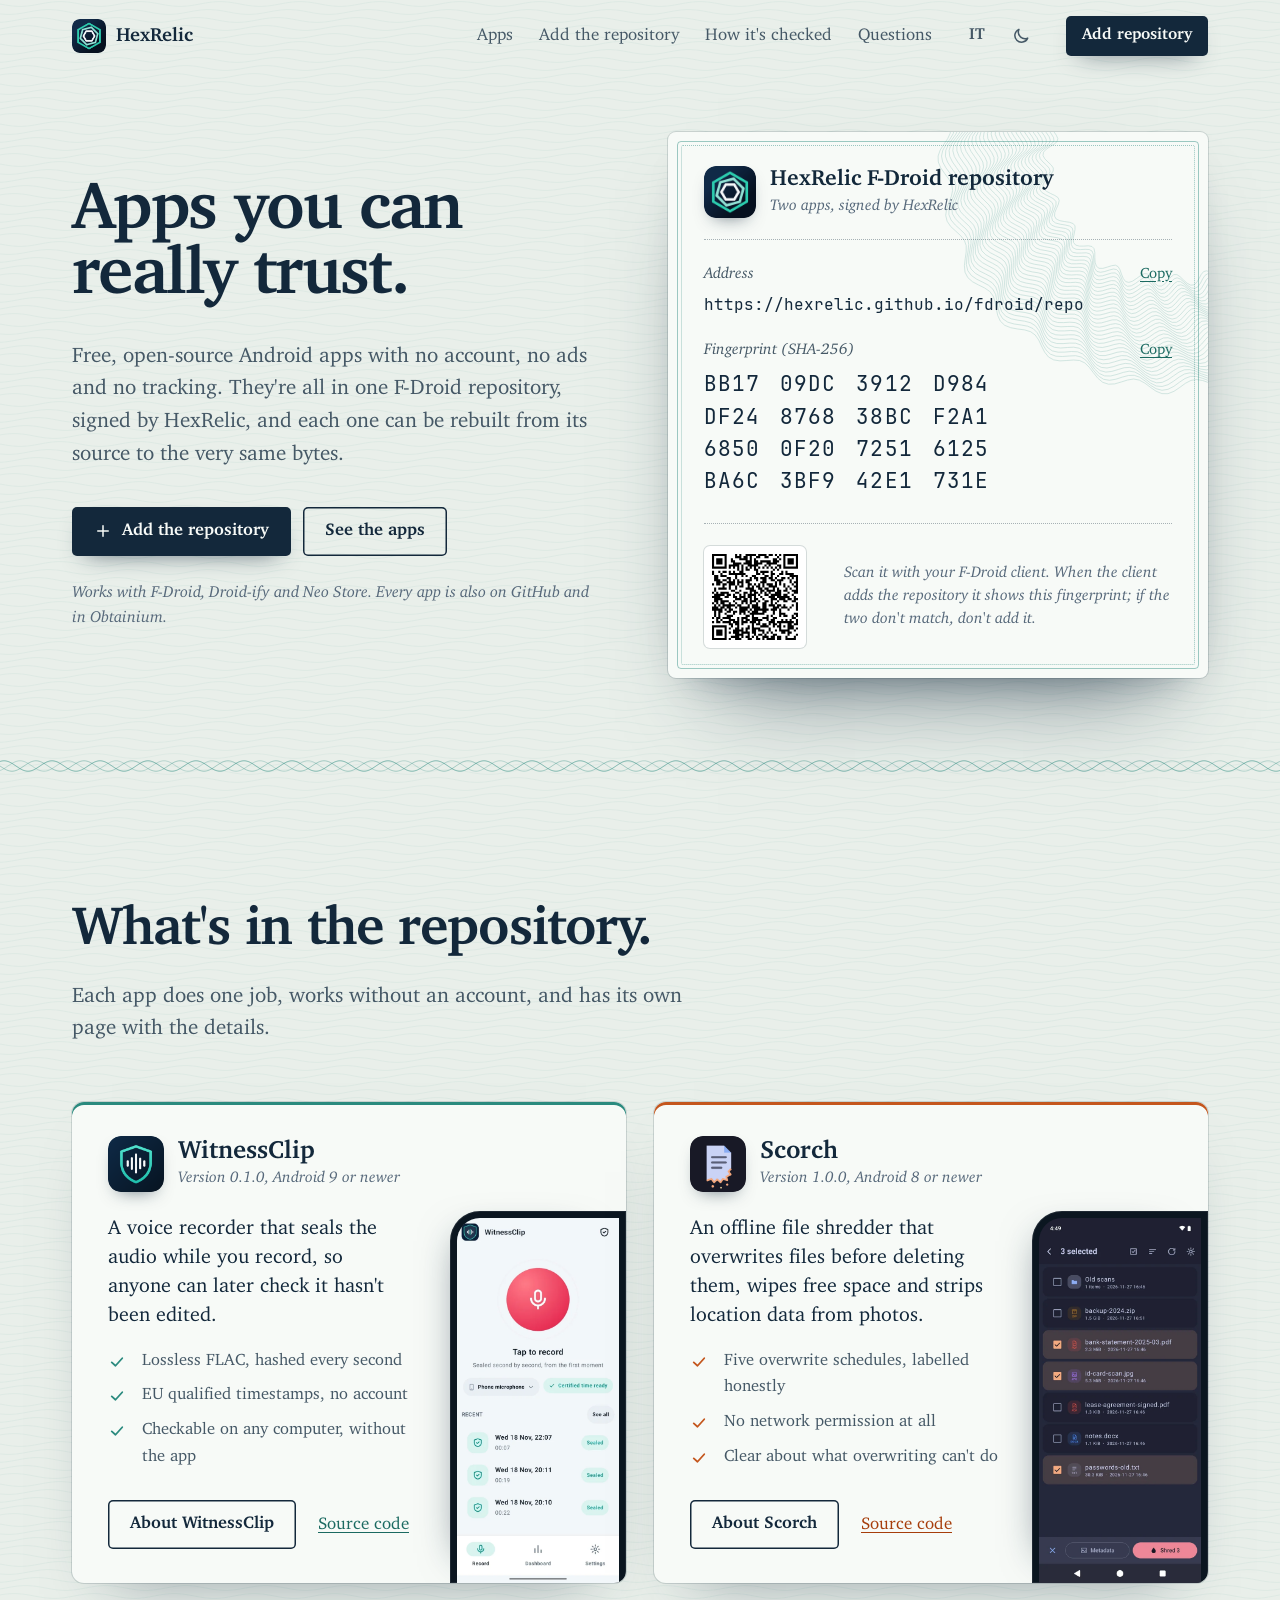
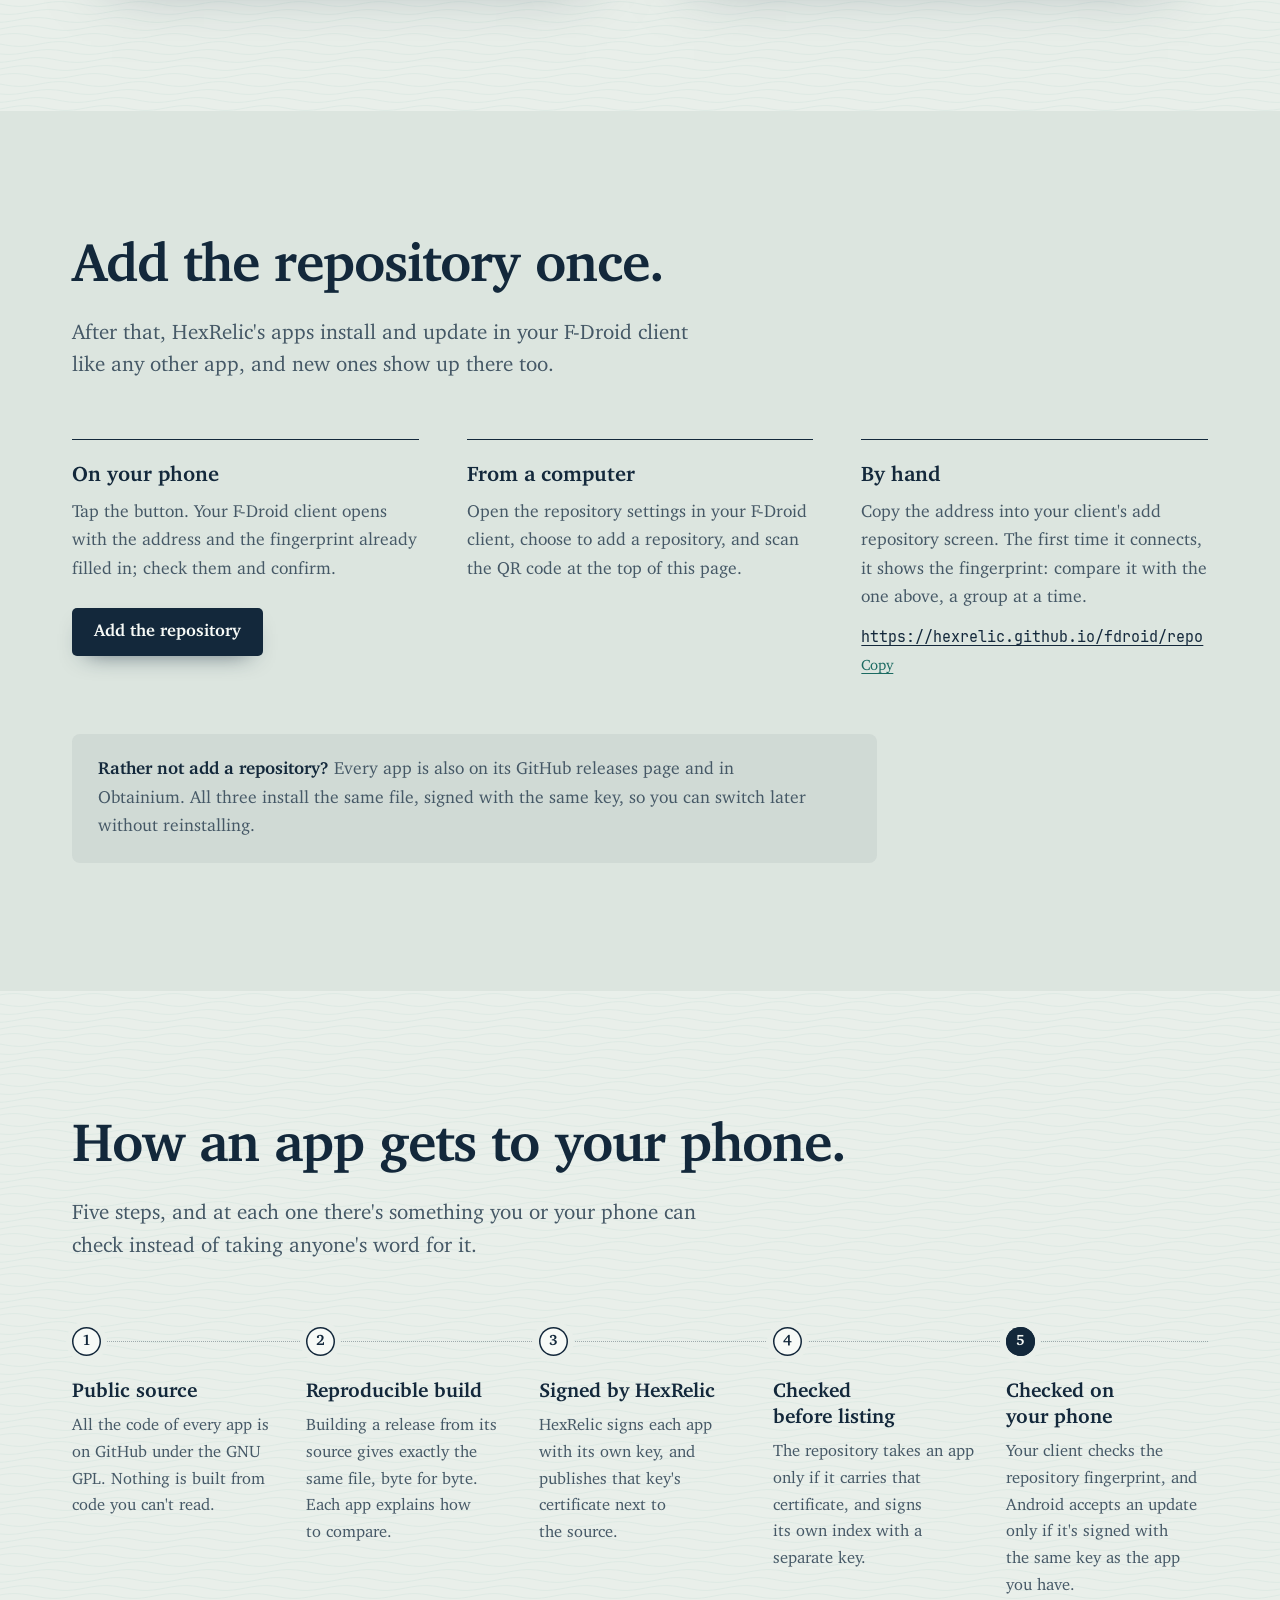
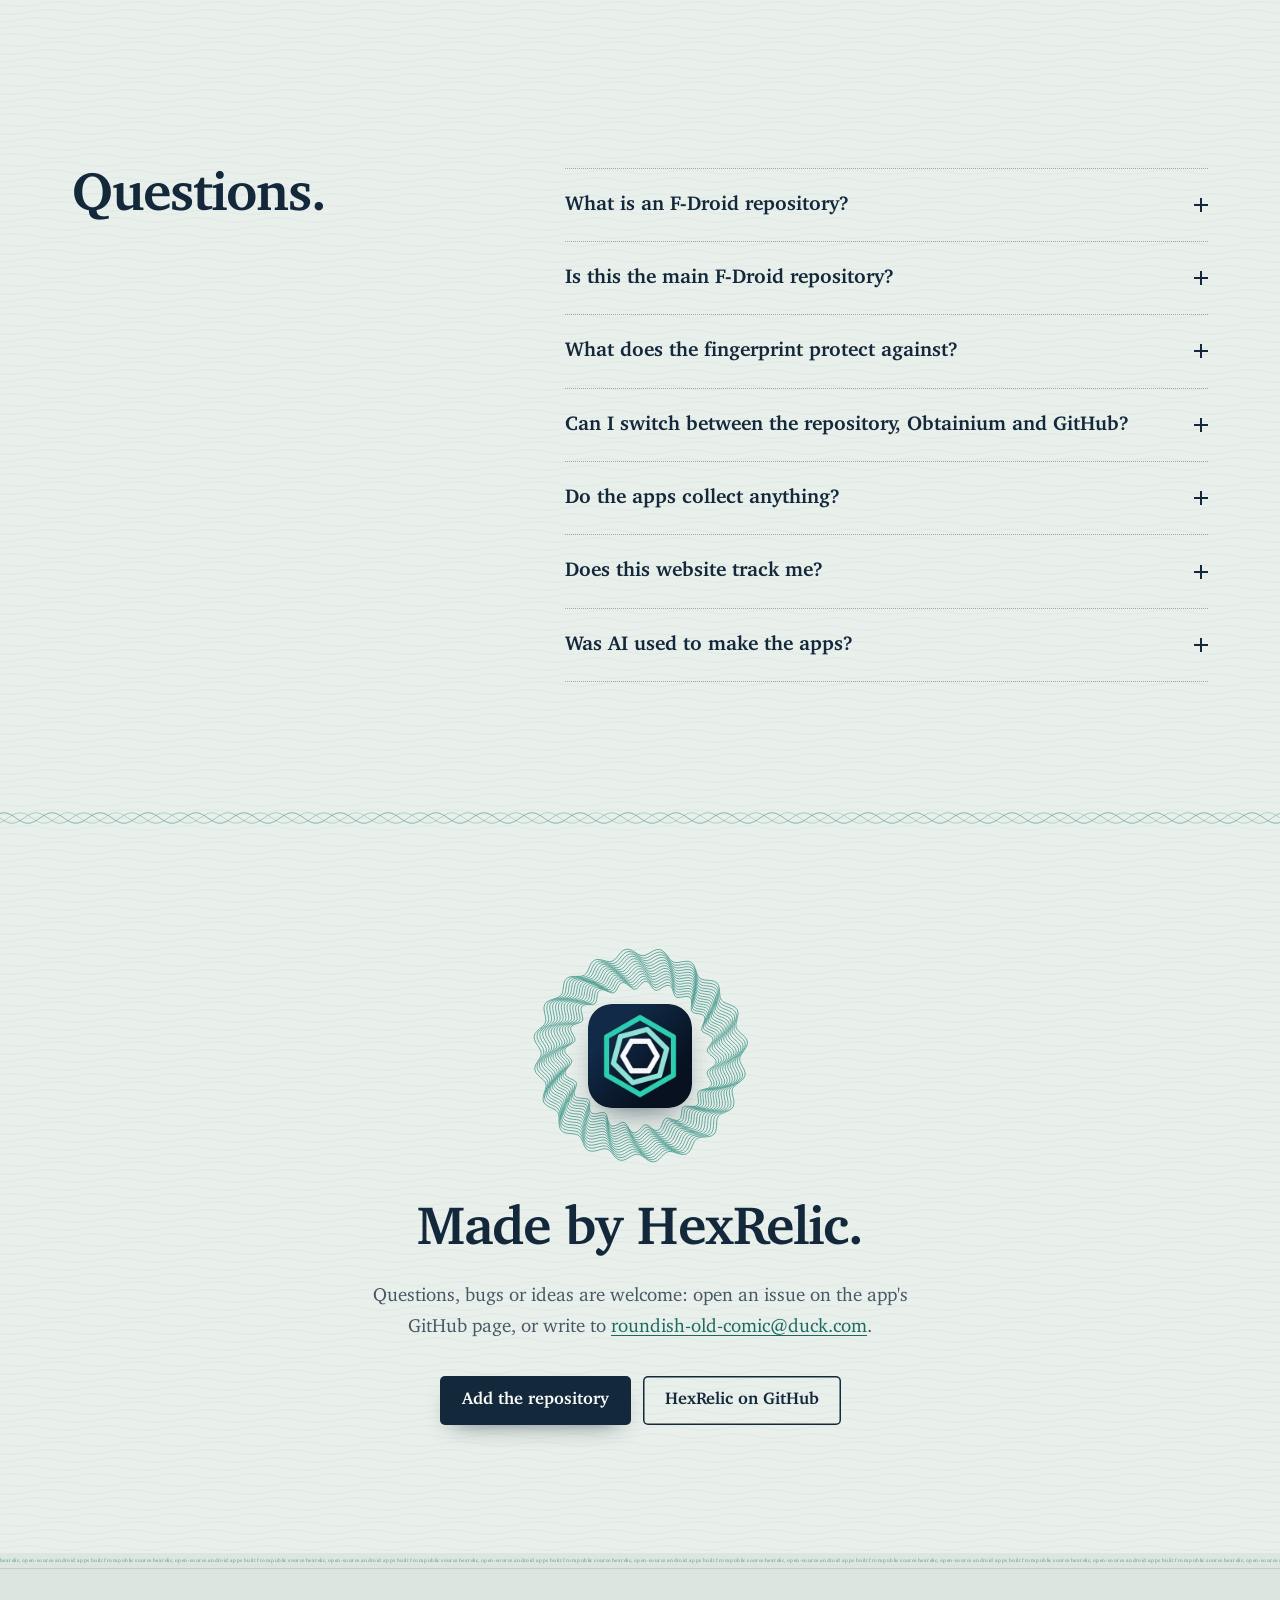
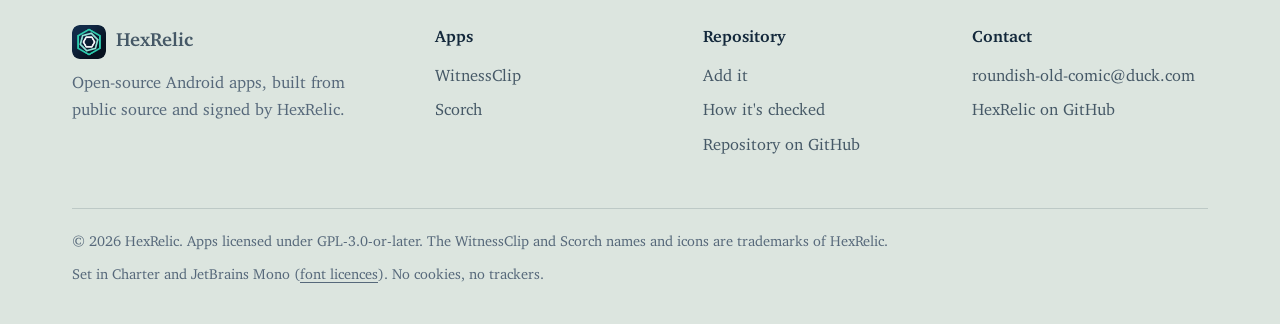
<file: index.html>
<!doctype html>
<html lang="en">
<head>
<meta charset="utf-8">
<meta name="viewport" content="width=device-width, initial-scale=1">
<title>HexRelic: open-source Android apps and their F-Droid repository</title>
<meta name="description" content="Free, open-source Android apps by HexRelic, with no account, no ads and no tracking. Add the HexRelic F-Droid repository once to install and update them all.">
<link rel="canonical" href="https://hexrelic.github.io/">
<link rel="alternate" hreflang="en" href="https://hexrelic.github.io/">
<link rel="alternate" hreflang="it" href="https://hexrelic.github.io/it/">
<link rel="alternate" hreflang="x-default" href="https://hexrelic.github.io/">
<link rel="icon" type="image/png" href="/favicon.png">
<meta name="theme-color" content="#e9efea" media="(prefers-color-scheme: light)">
<meta name="theme-color" content="#0f1c28" media="(prefers-color-scheme: dark)">

<meta property="og:type" content="website">
<meta property="og:site_name" content="HexRelic">
<meta property="og:locale" content="en_GB">
<meta property="og:locale:alternate" content="it_IT">
<meta property="og:title" content="HexRelic: apps you can really trust">
<meta property="og:description" content="Free, open-source Android apps with no account, no ads and no tracking, in one signed F-Droid repository.">
<meta property="og:url" content="https://hexrelic.github.io/">
<meta property="og:image" content="https://hexrelic.github.io/assets/og-home.png">
<meta property="og:image:width" content="1200">
<meta property="og:image:height" content="630">
<meta name="twitter:card" content="summary_large_image">

<script>
/* before the first paint: links to the old WitnessClip page, saved theme, Italian for visitors who ask for it */
(function () {
  var d = document.documentElement; d.classList.add("js");
  if (/^#(how|try|features|install|faq)$/.test(location.hash)) { location.replace("/witnessclip/" + location.hash); return; }
  try {
    var t = localStorage.getItem("theme"); if (t) d.dataset.theme = t;
    var l = localStorage.getItem("lang"), n = (navigator.languages && navigator.languages[0]) || navigator.language || "";
    if (l === "it" || (!l && /^it\b/i.test(n))) location.replace("/it/" + location.hash);
  } catch (e) {}
})();
</script>
<link rel="preload" href="/fonts/charter-bold.woff2" as="font" type="font/woff2" crossorigin>
<link rel="preload" href="/fonts/charter-regular.woff2" as="font" type="font/woff2" crossorigin>
<link rel="stylesheet" href="/assets/site.css">
<link rel="stylesheet" href="/assets/home.css">

<script type="application/ld+json">
{
  "@context": "https://schema.org",
  "@type": "WebSite",
  "name": "HexRelic",
  "url": "https://hexrelic.github.io/",
  "inLanguage": ["en", "it"],
  "publisher": { "@type": "Person", "name": "HexRelic", "url": "https://github.com/HexRelic" }
}
</script>
</head>
<body>

<header class="top" id="top-bar">
  <div class="wrap">
    <a class="brand" href="/"><img src="/assets/hexrelic-seal.png" width="256" height="256" alt="">HexRelic</a>
    <nav aria-label="Main">
      <a href="#apps">Apps</a>
      <a href="#add">Add the repository</a>
      <a href="#checks">How it's checked</a>
      <a class="keep" href="#questions">Questions</a>
    </nav>
    <div class="prefs">
      <a class="lang" href="/it/" hreflang="it" lang="it" data-lang="it" title="Leggi in italiano" aria-label="Leggi in italiano">IT</a>
      <button class="theme" id="theme" type="button" aria-label="Switch theme">
        <svg class="moon" viewBox="0 0 24 24" aria-hidden="true"><path d="M20 14.5A8 8 0 0 1 9.5 4a8 8 0 1 0 10.5 10.5z"/></svg>
        <svg class="sun" viewBox="0 0 24 24" aria-hidden="true"><circle cx="12" cy="12" r="4"/><path d="M12 2.5v2M12 19.5v2M2.5 12h2M19.5 12h2M5.3 5.3l1.4 1.4M17.3 17.3l1.4 1.4M5.3 18.7l1.4-1.4M17.3 6.7l1.4-1.4"/></svg>
      </button>
    </div>
    <a class="btn btn-ink btn-sm" href="#add"><span class="wide">Add repository</span><span class="narrow">Add</span></a>
  </div>
</header>

<main>

  <!-- hero: the repository itself -->
  <div class="hero home-hero">
    <div class="wrap">
      <div>
        <h1><span>Apps you can</span> <span>really trust.</span></h1>
        <p class="lead">Free, open-source Android apps with no account, no ads and no tracking. They're all in one F-Droid
          repository, signed by HexRelic, and each one can be rebuilt from its source to the very same bytes.</p>
        <div class="ctas">
          <a class="btn btn-ink" href="https://fdroid.link/#https://hexrelic.github.io/fdroid/repo?fingerprint=BB1709DC3912D984DF24876838BCF2A168500F2072516125BA6C3BF942E1731E"><svg viewBox="0 0 24 24" aria-hidden="true"><path d="M12 5v14M5 12h14"/></svg>Add the repository</a>
          <a class="btn btn-line" href="#apps">See the apps</a>
        </div>
        <p class="fine">Works with F-Droid, Droid-ify and Neo Store. Every app is also on GitHub and in Obtainium.</p>
      </div>

      <figure class="cert" aria-labelledby="cert-title">
        <svg class="cert-rose" viewBox="-230 -230 460 460" aria-hidden="true"><g id="cert-rose"></g></svg>
        <div class="cert-head">
          <img src="/assets/hexrelic-seal.png" width="256" height="256" alt="">
          <div><b id="cert-title">HexRelic F-Droid repository</b><span>Two apps, signed by HexRelic</span></div>
        </div>
        <dl>
          <div>
            <dt>Address <button class="copy" type="button" data-copy="repo-addr">Copy</button></dt>
            <dd><code class="addr" id="repo-addr">https://hexrelic.github.io/fdroid/repo</code></dd>
          </div>
          <div>
            <dt>Fingerprint (SHA-256) <button class="copy" type="button" data-copy="repo-fp">Copy</button></dt>
            <dd><code class="fp-grid" id="repo-fp"><span>BB17</span> <span>09DC</span> <span>3912</span> <span>D984</span> <span>DF24</span> <span>8768</span> <span>38BC</span> <span>F2A1</span> <span>6850</span> <span>0F20</span> <span>7251</span> <span>6125</span> <span>BA6C</span> <span>3BF9</span> <span>42E1</span> <span>731E</span></code></dd>
          </div>
        </dl>
        <div class="cert-foot">
          <img class="qr-s" src="/assets/qr-fdroid.svg" width="102" height="102" alt="QR code: add the HexRelic F-Droid repository">
          <p>Scan it with your F-Droid client. When the client adds the repository it shows this fingerprint; if
            the two don't match, don't add it.</p>
          <a class="btn btn-ink" href="https://fdroid.link/#https://hexrelic.github.io/fdroid/repo?fingerprint=BB1709DC3912D984DF24876838BCF2A168500F2072516125BA6C3BF942E1731E">Add the repository</a>
        </div>
      </figure>
    </div>
  </div>

  <div class="band" aria-hidden="true"></div>

  <!-- the apps -->
  <section class="sec" id="apps">
    <div class="wrap">
      <h2>What's in the repository.</h2>
      <p class="lede">Each app does one job, works without an account, and has its own page with the details.</p>

      <div class="apps-grid">
        <article class="app-sheet">
          <div class="info">
            <div class="app-id"><img src="/assets/witnessclip-icon.png" width="192" height="192" alt=""><div><b>WitnessClip</b><span>Version 0.1.0, Android 9 or newer</span></div></div>
            <p class="what">A voice recorder that seals the audio while you record, so anyone can later check it
              hasn't been edited.</p>
            <ul class="ticks">
              <li><svg viewBox="0 0 24 24" aria-hidden="true"><path d="M5 12.5 10 17l9-10"/></svg><span>Lossless FLAC, hashed every second</span></li>
              <li><svg viewBox="0 0 24 24" aria-hidden="true"><path d="M5 12.5 10 17l9-10"/></svg><span>EU qualified timestamps, no account</span></li>
              <li><svg viewBox="0 0 24 24" aria-hidden="true"><path d="M5 12.5 10 17l9-10"/></svg><span>Checkable on any computer, without the app</span></li>
            </ul>
            <div class="app-links">
              <a class="btn btn-line" href="/witnessclip/">About WitnessClip</a>
              <a href="https://github.com/HexRelic/WitnessClip">Source code</a>
            </div>
          </div>
          <div class="app-shot" aria-hidden="true"><img src="/assets/screen-record.webp" width="564" height="1197" loading="lazy" alt=""></div>
        </article>

        <article class="app-sheet scorch">
          <div class="info">
            <div class="app-id"><img src="/assets/scorch/icon-192.png" width="192" height="192" alt=""><div><b>Scorch</b><span>Version 1.0.0, Android 8 or newer</span></div></div>
            <p class="what">An offline file shredder that overwrites files before deleting them, wipes free space and
              strips location data from photos.</p>
            <ul class="ticks">
              <li><svg viewBox="0 0 24 24" aria-hidden="true"><path d="M5 12.5 10 17l9-10"/></svg><span>Five overwrite schedules, labelled honestly</span></li>
              <li><svg viewBox="0 0 24 24" aria-hidden="true"><path d="M5 12.5 10 17l9-10"/></svg><span>No network permission at all</span></li>
              <li><svg viewBox="0 0 24 24" aria-hidden="true"><path d="M5 12.5 10 17l9-10"/></svg><span>Clear about what overwriting can't do</span></li>
            </ul>
            <div class="app-links">
              <a class="btn btn-line" href="/scorch/">About Scorch</a>
              <a href="https://github.com/HexRelic/scorch">Source code</a>
            </div>
          </div>
          <div class="app-shot" aria-hidden="true"><img src="/assets/scorch/browser.webp" width="540" height="1200" loading="lazy" alt=""></div>
        </article>
      </div>
    </div>
  </section>

  <!-- add it -->
  <section class="sec shade" id="add">
    <div class="wrap">
      <h2>Add the repository once.</h2>
      <p class="lede">After that, HexRelic's apps install and update in your F-Droid client like any other app, and
        new ones show up there too.</p>
      <div class="ways">
        <div>
          <h3>On your phone</h3>
          <p>Tap the button. Your F-Droid client opens with the address and the fingerprint already filled in;
            check them and confirm.</p>
          <a class="btn btn-ink" href="https://fdroid.link/#https://hexrelic.github.io/fdroid/repo?fingerprint=BB1709DC3912D984DF24876838BCF2A168500F2072516125BA6C3BF942E1731E">Add the repository</a>
        </div>
        <div>
          <h3>From a computer</h3>
          <p>Open the repository settings in your F-Droid client, choose to add a repository, and scan the QR
            code at the top of this page.</p>
        </div>
        <div>
          <h3>By hand</h3>
          <p>Copy the address into your client's add repository screen. The first time it connects, it shows the
            fingerprint: compare it with the one above, a group at a time.</p>
          <p class="hand-addr"><a href="https://hexrelic.github.io/fdroid/repo" id="hand-addr">https://hexrelic.github.io/fdroid/repo</a><button class="copy" type="button" data-copy="hand-addr">Copy</button></p>
        </div>
      </div>
      <p class="alt"><b>Rather not add a repository?</b> Every app is also on its GitHub releases page and in
        Obtainium. All three install the same file, signed with the same key, so you can switch later without
        reinstalling.</p>
    </div>
  </section>

  <!-- how it's checked -->
  <section class="sec" id="checks">
    <div class="wrap">
      <h2>How an app gets to your phone.</h2>
      <p class="lede">Five steps, and at each one there's something you or your phone can check instead of taking
        anyone's word for it.</p>
      <ol class="chain">
        <li>
          <h3>Public source</h3>
          <p>All the code of every app is on GitHub under the GNU GPL. Nothing is built from code you can't
            read.</p>
        </li>
        <li>
          <h3>Reproducible build</h3>
          <p>Building a release from its source gives exactly the same file, byte for byte. Each app explains how
            to compare.</p>
        </li>
        <li>
          <h3>Signed by HexRelic</h3>
          <p>HexRelic signs each app with its own key, and publishes that key's certificate next to the
            source.</p>
        </li>
        <li>
          <h3>Checked before listing</h3>
          <p>The repository takes an app only if it carries that certificate, and signs its own index with a
            separate key.</p>
        </li>
        <li>
          <h3>Checked on your phone</h3>
          <p>Your client checks the repository fingerprint, and Android accepts an update only if it's signed
            with the same key as the app you have.</p>
        </li>
      </ol>
    </div>
  </section>

  <!-- questions -->
  <section class="sec" id="questions" style="padding-top:40px">
    <div class="wrap faq-wrap">
      <h2>Questions.</h2>
      <div class="faq">
        <details>
          <summary>What is an F-Droid repository?<span class="x" aria-hidden="true"></span></summary>
          <p>A list of apps that an F-Droid client can install and keep up to date, a bit like a small app store.
            F-Droid, Droid-ify and Neo Store can follow several repositories at once, so adding this one doesn't
            change anything else you have.</p>
        </details>
        <details>
          <summary>Is this the main F-Droid repository?<span class="x" aria-hidden="true"></span></summary>
          <p>No. The main repository is run by the F-Droid project. This is HexRelic's own, hosted on GitHub Pages,
            and it publishes the same signed files as each app's GitHub releases page.</p>
        </details>
        <details>
          <summary>What does the fingerprint protect against?<span class="x" aria-hidden="true"></span></summary>
          <p>It identifies the key that signs the repository's list of apps. If someone handed you a copy of the
            repository, or changed it on the way, the fingerprint wouldn't match and your client would refuse
            it.</p>
        </details>
        <details>
          <summary>Can I switch between the repository, Obtainium and GitHub?<span class="x" aria-hidden="true"></span></summary>
          <p>Yes. All three install the same file, signed with the same key, so Android sees the same app and
            updates it from whichever you use.</p>
        </details>
        <details>
          <summary>Do the apps collect anything?<span class="x" aria-hidden="true"></span></summary>
          <p>No accounts, no ads, no analytics. Each app's privacy policy says exactly what happens to data:
            WitnessClip sends only a hash of the audio to get a certified time, and Scorch has no network
            permission at all.</p>
        </details>
        <details>
          <summary>Does this website track me?<span class="x" aria-hidden="true"></span></summary>
          <p>No cookies and no analytics. Your theme and language choice stay in your browser. The site and the
            repository are hosted on GitHub Pages, and GitHub keeps its own server logs, including IP addresses,
            under the <a href="https://docs.github.com/en/site-policy/privacy-policies/github-general-privacy-statement">GitHub
            privacy statement</a>.</p>
        </details>
        <details>
          <summary>Was AI used to make the apps?<span class="x" aria-hidden="true"></span></summary>
          <p>HexRelic designs and develops the apps with large language models as assistants, to speed up
            development, testing and fixes. The apps themselves contain no AI.</p>
        </details>
      </div>
    </div>
  </section>

  <div class="band" aria-hidden="true"></div>

  <!-- outro -->
  <section class="outro">
    <div class="wrap">
      <div class="outro-seal">
        <svg viewBox="-110 -110 220 220" aria-hidden="true"><g id="outro-rings"></g></svg>
        <img src="/assets/hexrelic-seal.png" width="256" height="256" alt="HexRelic seal">
      </div>
      <h2>Made by HexRelic.</h2>
      <p>Questions, bugs or ideas are welcome: open an issue on the app's GitHub page, or write to
        <a href="mailto:roundish-old-comic@duck.com">roundish-old-comic@duck.com</a>.</p>
      <div class="ctas">
        <a class="btn btn-ink" href="#add">Add the repository</a>
        <a class="btn btn-line" href="https://github.com/HexRelic">HexRelic on GitHub</a>
      </div>
    </div>
  </section>
</main>

<footer>
  <div class="micro" aria-hidden="true" id="micro" data-text="hexrelic, open-source android apps built from public source "></div>
  <div class="wrap">
    <div class="foot">
      <div>
        <a class="brand" href="/"><img src="/assets/hexrelic-seal.png" width="256" height="256" alt="">HexRelic</a>
        <p>Open-source Android apps, built from public source and signed by HexRelic.</p>
      </div>
      <div>
        <h4>Apps</h4>
        <ul>
          <li><a href="/witnessclip/">WitnessClip</a></li>
          <li><a href="/scorch/">Scorch</a></li>
        </ul>
      </div>
      <div>
        <h4>Repository</h4>
        <ul>
          <li><a href="#add">Add it</a></li>
          <li><a href="#checks">How it's checked</a></li>
          <li><a href="https://github.com/HexRelic/fdroid">Repository on GitHub</a></li>
        </ul>
      </div>
      <div>
        <h4>Contact</h4>
        <ul>
          <li><a href="mailto:roundish-old-comic@duck.com">roundish-old-comic@duck.com</a></li>
          <li><a href="https://github.com/HexRelic">HexRelic on GitHub</a></li>
        </ul>
      </div>
    </div>
    <div class="legal">
      <span>© 2026 HexRelic. Apps licensed under GPL-3.0-or-later. The WitnessClip and Scorch names and icons are trademarks of HexRelic.</span>
      <span>Set in Charter and JetBrains Mono (<a href="/fonts/LICENSES.txt">font licences</a>). No cookies, no trackers.</span>
    </div>
  </div>
</footer>

<script src="/assets/common.js"></script>
<script>
  /* the guilloche behind the certificate */
  (() => { const g = HR.$("cert-rose"); for (let i = 0; i < 30; i++) HR.addPath(g, HR.ring(120 + i * 3.6, 6, 24, i * .26, 1.6, 7, i * .1)); })();
</script>
</body>
</html>
</file>
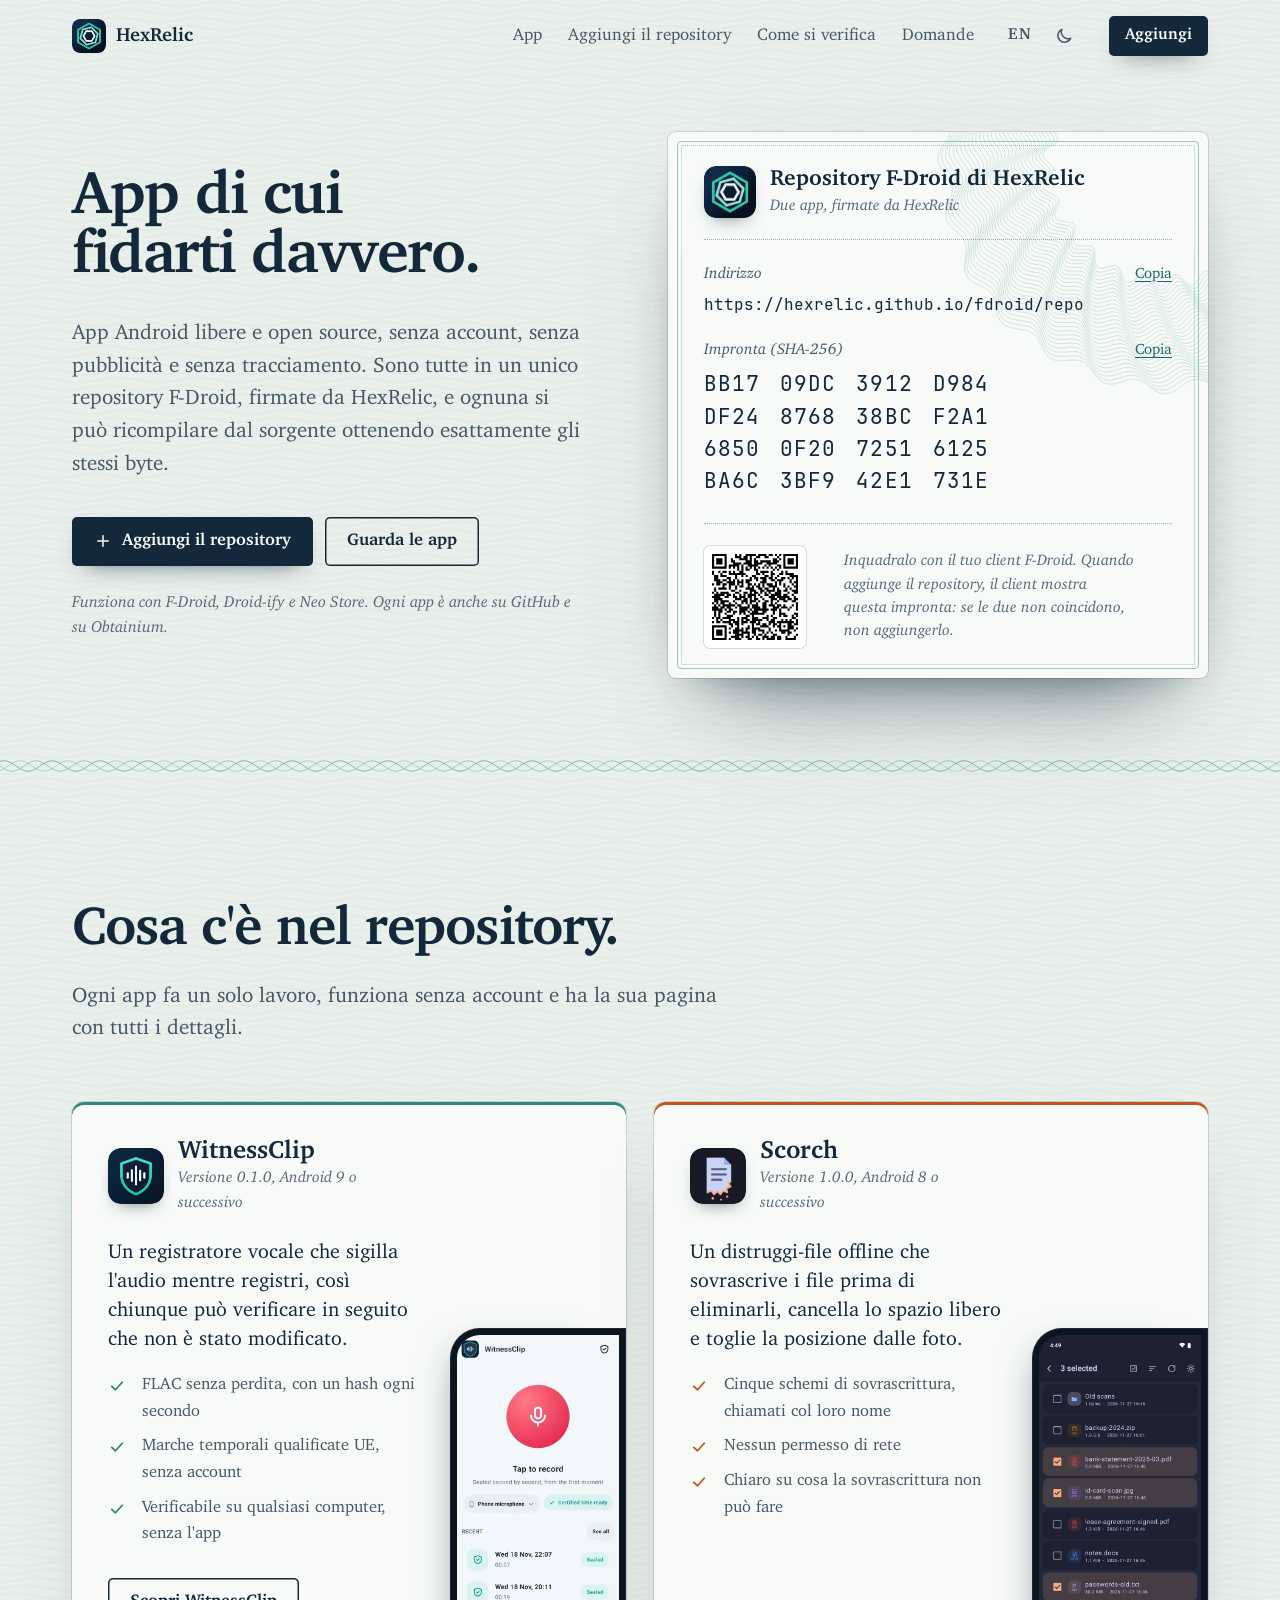
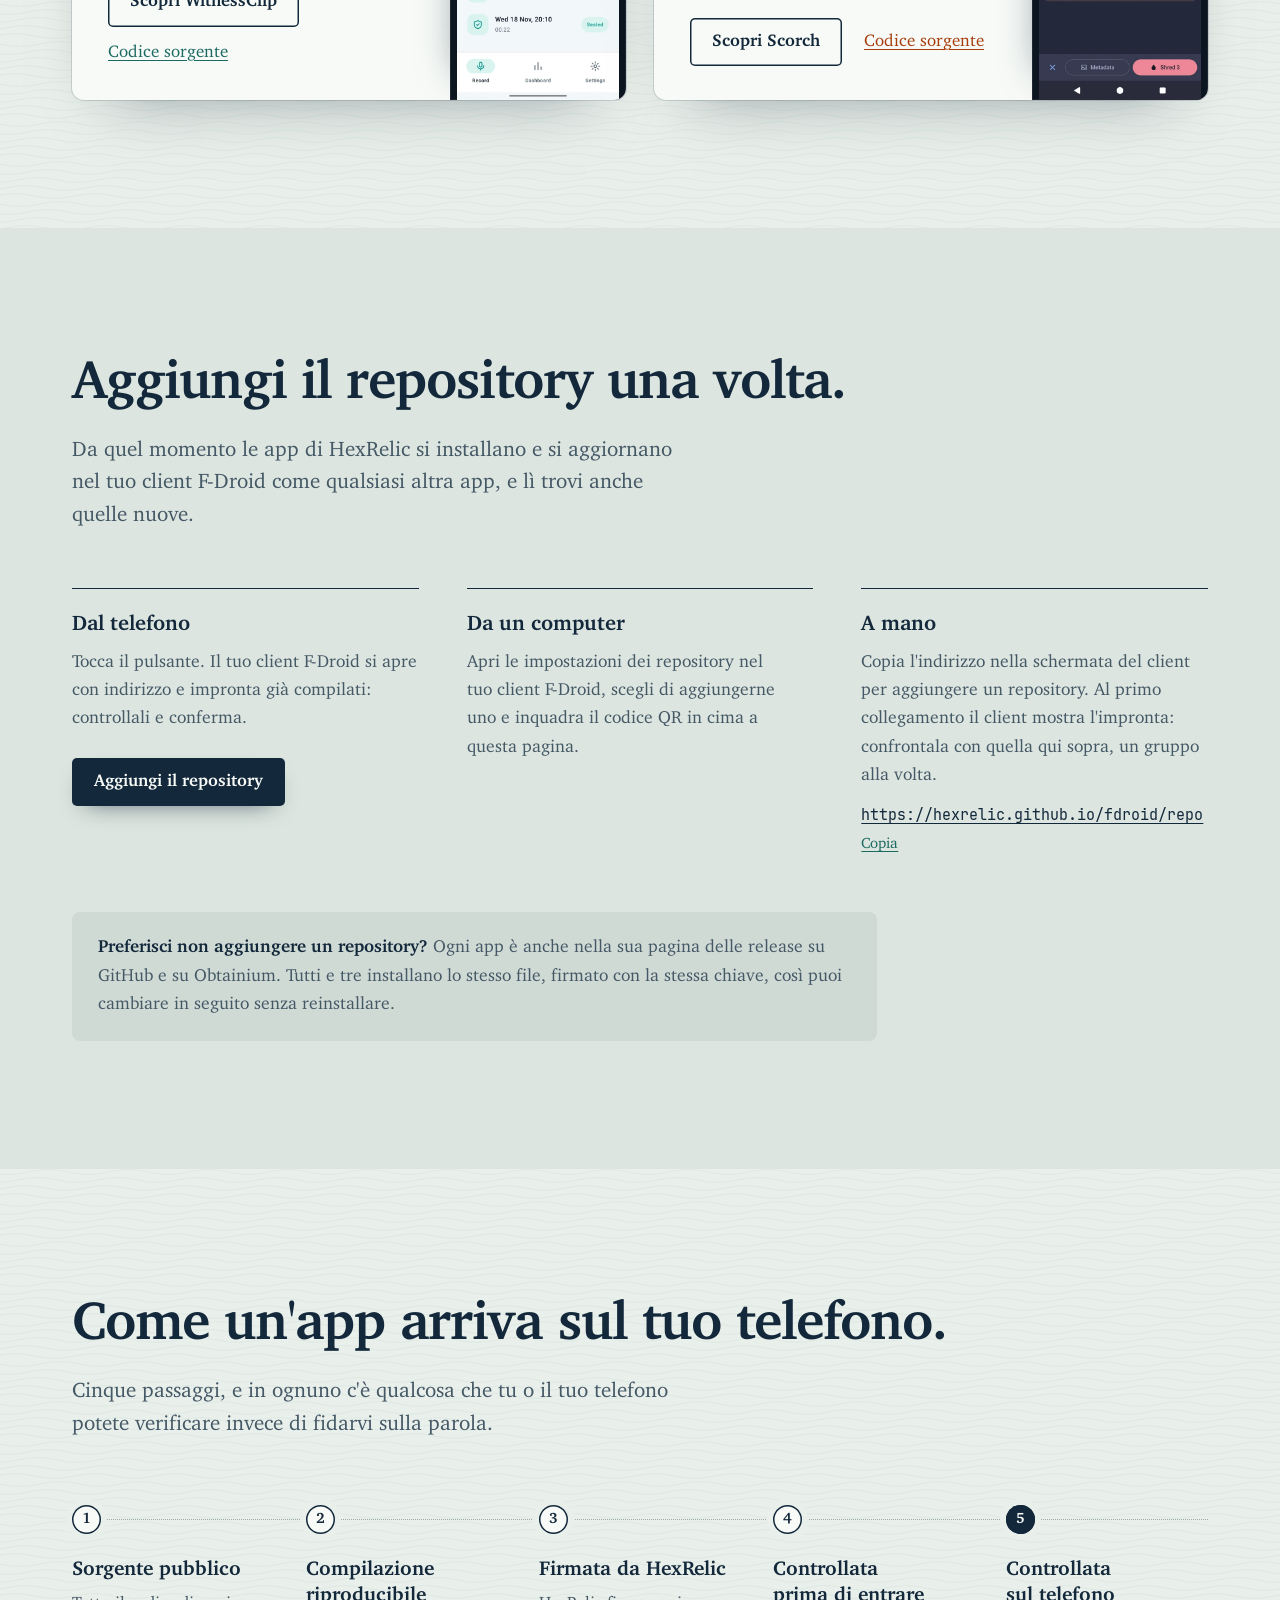
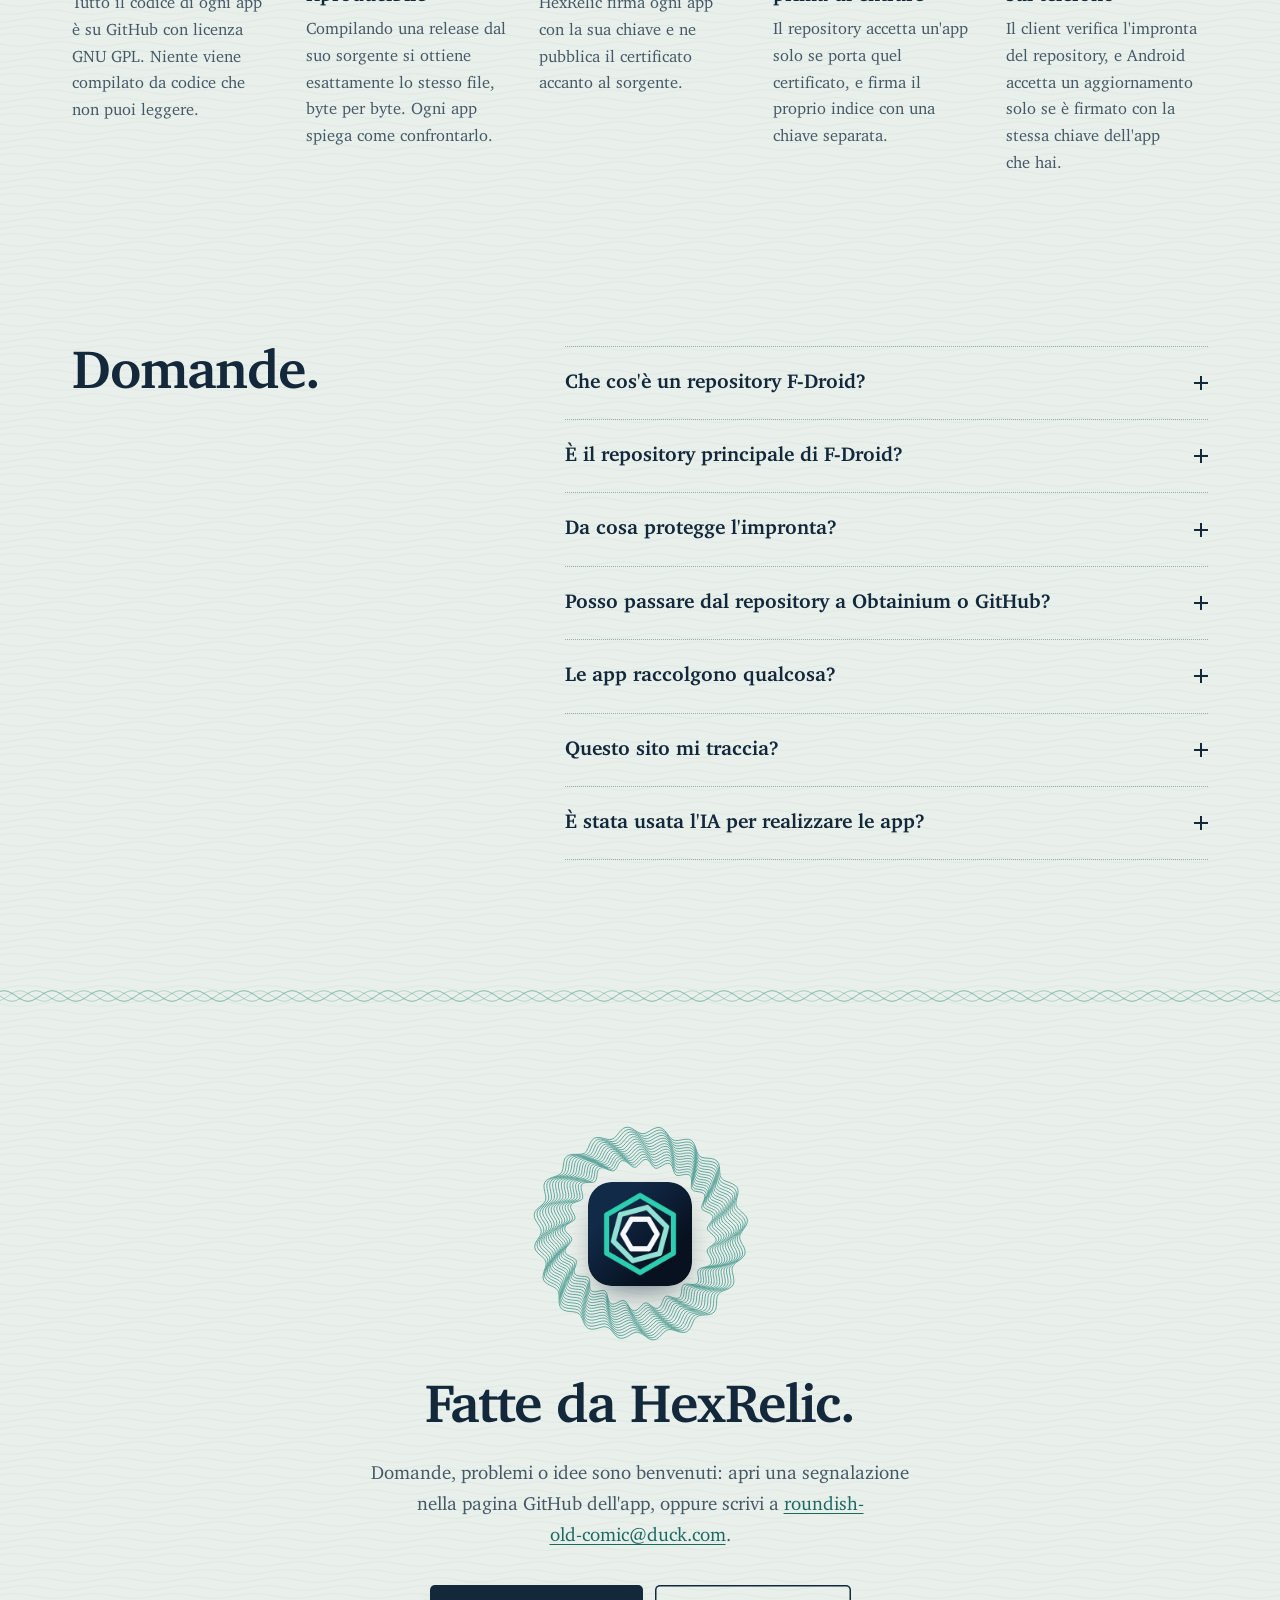
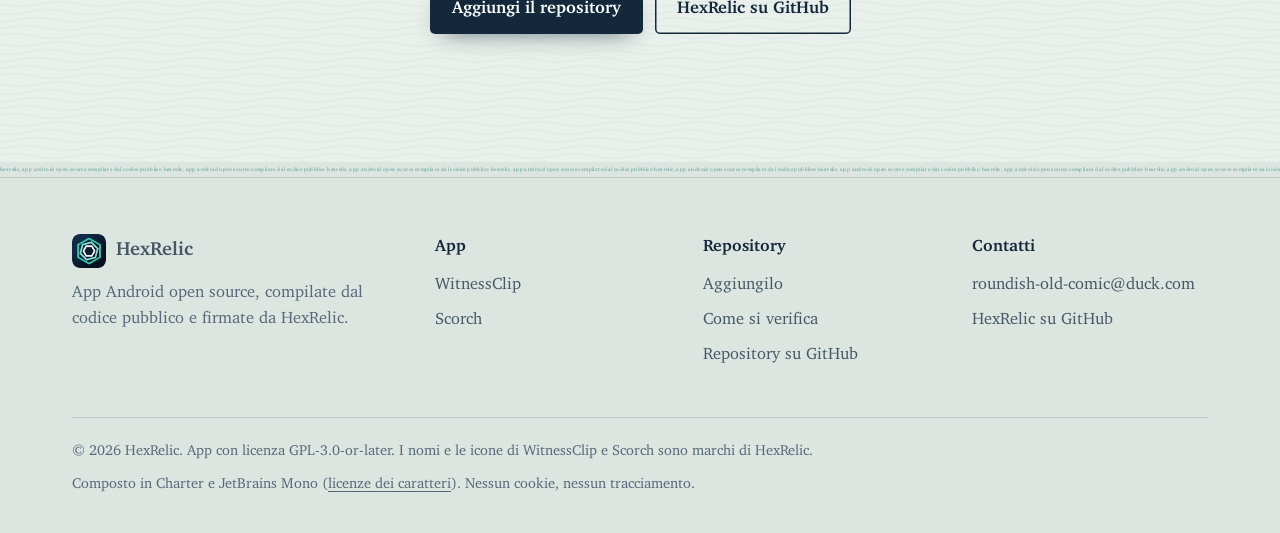
<file: it/index.html>
<!doctype html>
<html lang="it">
<head>
<meta charset="utf-8">
<meta name="viewport" content="width=device-width, initial-scale=1">
<title>HexRelic: app Android open source e il loro repository F-Droid</title>
<meta name="description" content="App Android libere e open source di HexRelic, senza account, senza pubblicità e senza tracciamento. Aggiungi una volta il repository F-Droid di HexRelic per installarle e aggiornarle tutte.">
<link rel="canonical" href="https://hexrelic.github.io/it/">
<link rel="alternate" hreflang="en" href="https://hexrelic.github.io/">
<link rel="alternate" hreflang="it" href="https://hexrelic.github.io/it/">
<link rel="alternate" hreflang="x-default" href="https://hexrelic.github.io/">
<link rel="icon" type="image/png" href="/favicon.png">
<meta name="theme-color" content="#e9efea" media="(prefers-color-scheme: light)">
<meta name="theme-color" content="#0f1c28" media="(prefers-color-scheme: dark)">

<meta property="og:type" content="website">
<meta property="og:site_name" content="HexRelic">
<meta property="og:locale" content="it_IT">
<meta property="og:locale:alternate" content="en_GB">
<meta property="og:title" content="HexRelic: app di cui fidarti davvero">
<meta property="og:description" content="App Android libere e open source, senza account, senza pubblicità e senza tracciamento, in un unico repository F-Droid firmato.">
<meta property="og:url" content="https://hexrelic.github.io/it/">
<meta property="og:image" content="https://hexrelic.github.io/assets/og-home-it.png">
<meta property="og:image:width" content="1200">
<meta property="og:image:height" content="630">
<meta name="twitter:card" content="summary_large_image">

<script>
/* prima del primo disegno: link alla vecchia pagina di WitnessClip, tema salvato, e inglese per chi lo ha scelto */
(function () {
  var d = document.documentElement; d.classList.add("js");
  if (/^#(how|try|features|install|faq)$/.test(location.hash)) { location.replace("/it/witnessclip/" + location.hash); return; }
  try {
    var t = localStorage.getItem("theme"); if (t) d.dataset.theme = t;
    if (localStorage.getItem("lang") === "en") location.replace("/" + location.hash);
  } catch (e) {}
})();
</script>
<link rel="preload" href="/fonts/charter-bold.woff2" as="font" type="font/woff2" crossorigin>
<link rel="preload" href="/fonts/charter-regular.woff2" as="font" type="font/woff2" crossorigin>
<link rel="stylesheet" href="/assets/site.css">
<link rel="stylesheet" href="/assets/home.css">

<script type="application/ld+json">
{
  "@context": "https://schema.org",
  "@type": "WebSite",
  "name": "HexRelic",
  "url": "https://hexrelic.github.io/it/",
  "inLanguage": ["it", "en"],
  "publisher": { "@type": "Person", "name": "HexRelic", "url": "https://github.com/HexRelic" }
}
</script>
</head>
<body>

<header class="top" id="top-bar">
  <div class="wrap">
    <a class="brand" href="/it/"><img src="/assets/hexrelic-seal.png" width="256" height="256" alt="">HexRelic</a>
    <nav aria-label="Principale">
      <a href="#apps">App</a>
      <a href="#add">Aggiungi il repository</a>
      <a href="#checks">Come si verifica</a>
      <a class="keep" href="#questions">Domande</a>
    </nav>
    <div class="prefs">
      <a class="lang" href="/" hreflang="en" lang="en" data-lang="en" title="Read in English" aria-label="Read in English">EN</a>
      <button class="theme" id="theme" type="button" aria-label="Cambia tema">
        <svg class="moon" viewBox="0 0 24 24" aria-hidden="true"><path d="M20 14.5A8 8 0 0 1 9.5 4a8 8 0 1 0 10.5 10.5z"/></svg>
        <svg class="sun" viewBox="0 0 24 24" aria-hidden="true"><circle cx="12" cy="12" r="4"/><path d="M12 2.5v2M12 19.5v2M2.5 12h2M19.5 12h2M5.3 5.3l1.4 1.4M17.3 17.3l1.4 1.4M5.3 18.7l1.4-1.4M17.3 6.7l1.4-1.4"/></svg>
      </button>
    </div>
    <a class="btn btn-ink btn-sm" href="#add">Aggiungi</a>
  </div>
</header>

<main>

  <!-- apertura: il repository -->
  <div class="hero home-hero">
    <div class="wrap">
      <div>
        <h1><span>App di cui</span> <span>fidarti davvero.</span></h1>
        <p class="lead">App Android libere e open source, senza account, senza pubblicità e senza tracciamento. Sono tutte in
          un unico repository F-Droid, firmate da HexRelic, e ognuna si può ricompilare dal sorgente
          ottenendo esattamente gli stessi byte.</p>
        <div class="ctas">
          <a class="btn btn-ink" href="https://fdroid.link/#https://hexrelic.github.io/fdroid/repo?fingerprint=BB1709DC3912D984DF24876838BCF2A168500F2072516125BA6C3BF942E1731E"><svg viewBox="0 0 24 24" aria-hidden="true"><path d="M12 5v14M5 12h14"/></svg>Aggiungi il repository</a>
          <a class="btn btn-line" href="#apps">Guarda le app</a>
        </div>
        <p class="fine">Funziona con F-Droid, Droid-ify e Neo Store. Ogni app è anche su GitHub e su Obtainium.</p>
      </div>

      <figure class="cert" aria-labelledby="cert-title">
        <svg class="cert-rose" viewBox="-230 -230 460 460" aria-hidden="true"><g id="cert-rose"></g></svg>
        <div class="cert-head">
          <img src="/assets/hexrelic-seal.png" width="256" height="256" alt="">
          <div><b id="cert-title">Repository F-Droid di HexRelic</b><span>Due app, firmate da HexRelic</span></div>
        </div>
        <dl>
          <div>
            <dt>Indirizzo <button class="copy" type="button" data-copy="repo-addr">Copia</button></dt>
            <dd><code class="addr" id="repo-addr">https://hexrelic.github.io/fdroid/repo</code></dd>
          </div>
          <div>
            <dt>Impronta (SHA-256) <button class="copy" type="button" data-copy="repo-fp">Copia</button></dt>
            <dd><code class="fp-grid" id="repo-fp"><span>BB17</span> <span>09DC</span> <span>3912</span> <span>D984</span> <span>DF24</span> <span>8768</span> <span>38BC</span> <span>F2A1</span> <span>6850</span> <span>0F20</span> <span>7251</span> <span>6125</span> <span>BA6C</span> <span>3BF9</span> <span>42E1</span> <span>731E</span></code></dd>
          </div>
        </dl>
        <div class="cert-foot">
          <img class="qr-s" src="/assets/qr-fdroid.svg" width="102" height="102" alt="Codice QR: aggiungi il repository F-Droid di HexRelic">
          <p>Inquadralo con il tuo client F-Droid. Quando aggiunge il repository, il client mostra questa impronta:
            se le due non coincidono, non aggiungerlo.</p>
          <a class="btn btn-ink" href="https://fdroid.link/#https://hexrelic.github.io/fdroid/repo?fingerprint=BB1709DC3912D984DF24876838BCF2A168500F2072516125BA6C3BF942E1731E">Aggiungi il repository</a>
        </div>
      </figure>
    </div>
  </div>

  <div class="band" aria-hidden="true"></div>

  <!-- le app -->
  <section class="sec" id="apps">
    <div class="wrap">
      <h2>Cosa c'è nel repository.</h2>
      <p class="lede">Ogni app fa un solo lavoro, funziona senza account e ha la sua pagina con tutti i dettagli.</p>

      <div class="apps-grid">
        <article class="app-sheet">
          <div class="info">
            <div class="app-id"><img src="/assets/witnessclip-icon.png" width="192" height="192" alt=""><div><b>WitnessClip</b><span>Versione 0.1.0, Android 9 o successivo</span></div></div>
            <p class="what">Un registratore vocale che sigilla l'audio mentre registri, così chiunque può verificare in
              seguito che non è stato modificato.</p>
            <ul class="ticks">
              <li><svg viewBox="0 0 24 24" aria-hidden="true"><path d="M5 12.5 10 17l9-10"/></svg><span>FLAC senza perdita, con un hash ogni secondo</span></li>
              <li><svg viewBox="0 0 24 24" aria-hidden="true"><path d="M5 12.5 10 17l9-10"/></svg><span>Marche temporali qualificate UE, senza account</span></li>
              <li><svg viewBox="0 0 24 24" aria-hidden="true"><path d="M5 12.5 10 17l9-10"/></svg><span>Verificabile su qualsiasi computer, senza l'app</span></li>
            </ul>
            <div class="app-links">
              <a class="btn btn-line" href="/it/witnessclip/">Scopri WitnessClip</a>
              <a href="https://github.com/HexRelic/WitnessClip">Codice sorgente</a>
            </div>
          </div>
          <div class="app-shot" aria-hidden="true"><img src="/assets/screen-record.webp" width="564" height="1197" loading="lazy" alt=""></div>
        </article>

        <article class="app-sheet scorch">
          <div class="info">
            <div class="app-id"><img src="/assets/scorch/icon-192.png" width="192" height="192" alt=""><div><b>Scorch</b><span>Versione 1.0.0, Android 8 o successivo</span></div></div>
            <p class="what">Un distruggi-file offline che sovrascrive i file prima di eliminarli, cancella lo spazio
              libero e toglie la posizione dalle foto.</p>
            <ul class="ticks">
              <li><svg viewBox="0 0 24 24" aria-hidden="true"><path d="M5 12.5 10 17l9-10"/></svg><span>Cinque schemi di sovrascrittura, chiamati col loro nome</span></li>
              <li><svg viewBox="0 0 24 24" aria-hidden="true"><path d="M5 12.5 10 17l9-10"/></svg><span>Nessun permesso di rete</span></li>
              <li><svg viewBox="0 0 24 24" aria-hidden="true"><path d="M5 12.5 10 17l9-10"/></svg><span>Chiaro su cosa la sovrascrittura non può fare</span></li>
            </ul>
            <div class="app-links">
              <a class="btn btn-line" href="/it/scorch/">Scopri Scorch</a>
              <a href="https://github.com/HexRelic/scorch">Codice sorgente</a>
            </div>
          </div>
          <div class="app-shot" aria-hidden="true"><img src="/assets/scorch/browser.webp" width="540" height="1200" loading="lazy" alt=""></div>
        </article>
      </div>
    </div>
  </section>

  <!-- aggiungilo -->
  <section class="sec shade" id="add">
    <div class="wrap">
      <h2>Aggiungi il repository una volta.</h2>
      <p class="lede">Da quel momento le app di HexRelic si installano e si aggiornano nel tuo client F-Droid come
        qualsiasi altra app, e lì trovi anche quelle nuove.</p>
      <div class="ways">
        <div>
          <h3>Dal telefono</h3>
          <p>Tocca il pulsante. Il tuo client F-Droid si apre con indirizzo e impronta già compilati: controllali e
            conferma.</p>
          <a class="btn btn-ink" href="https://fdroid.link/#https://hexrelic.github.io/fdroid/repo?fingerprint=BB1709DC3912D984DF24876838BCF2A168500F2072516125BA6C3BF942E1731E">Aggiungi il repository</a>
        </div>
        <div>
          <h3>Da un computer</h3>
          <p>Apri le impostazioni dei repository nel tuo client F-Droid, scegli di aggiungerne uno e inquadra il
            codice QR in cima a questa pagina.</p>
        </div>
        <div>
          <h3>A mano</h3>
          <p>Copia l'indirizzo nella schermata del client per aggiungere un repository. Al primo collegamento il
            client mostra l'impronta: confrontala con quella qui sopra, un gruppo alla volta.</p>
          <p class="hand-addr"><a href="https://hexrelic.github.io/fdroid/repo" id="hand-addr">https://hexrelic.github.io/fdroid/repo</a><button class="copy" type="button" data-copy="hand-addr">Copia</button></p>
        </div>
      </div>
      <p class="alt"><b>Preferisci non aggiungere un repository?</b> Ogni app è anche nella sua pagina delle release
        su GitHub e su Obtainium. Tutti e tre installano lo stesso file, firmato con la stessa chiave, così puoi
        cambiare in seguito senza reinstallare.</p>
    </div>
  </section>

  <!-- come si verifica -->
  <section class="sec" id="checks">
    <div class="wrap">
      <h2>Come un'app arriva sul tuo telefono.</h2>
      <p class="lede">Cinque passaggi, e in ognuno c'è qualcosa che tu o il tuo telefono potete verificare invece di
        fidarvi sulla parola.</p>
      <ol class="chain">
        <li>
          <h3>Sorgente pubblico</h3>
          <p>Tutto il codice di ogni app è su GitHub con licenza GNU GPL. Niente viene compilato da codice che non
            puoi leggere.</p>
        </li>
        <li>
          <h3>Compilazione riproducibile</h3>
          <p>Compilando una release dal suo sorgente si ottiene esattamente lo stesso file, byte per byte. Ogni
            app spiega come confrontarlo.</p>
        </li>
        <li>
          <h3>Firmata da HexRelic</h3>
          <p>HexRelic firma ogni app con la sua chiave e ne pubblica il certificato accanto al sorgente.</p>
        </li>
        <li>
          <h3>Controllata prima di entrare</h3>
          <p>Il repository accetta un'app solo se porta quel certificato, e firma il proprio indice con una chiave
            separata.</p>
        </li>
        <li>
          <h3>Controllata sul telefono</h3>
          <p>Il client verifica l'impronta del repository, e Android accetta un aggiornamento solo se è firmato
            con la stessa chiave dell'app che hai.</p>
        </li>
      </ol>
    </div>
  </section>

  <!-- domande -->
  <section class="sec" id="questions" style="padding-top:40px">
    <div class="wrap faq-wrap">
      <h2>Domande.</h2>
      <div class="faq">
        <details>
          <summary>Che cos'è un repository F-Droid?<span class="x" aria-hidden="true"></span></summary>
          <p>Un elenco di app che un client F-Droid può installare e tenere aggiornate, un po' come un piccolo
            store. F-Droid, Droid-ify e Neo Store possono seguire più repository insieme, quindi aggiungere questo
            non cambia nient'altro di quello che hai.</p>
        </details>
        <details>
          <summary>È il repository principale di F-Droid?<span class="x" aria-hidden="true"></span></summary>
          <p>No. Il repository principale è gestito dal progetto F-Droid. Questo è quello di HexRelic, ospitato su
            GitHub Pages, e pubblica gli stessi file firmati della pagina delle release di ogni app su GitHub.</p>
        </details>
        <details>
          <summary>Da cosa protegge l'impronta?<span class="x" aria-hidden="true"></span></summary>
          <p>Identifica la chiave che firma l'elenco delle app del repository. Se qualcuno ti passasse una copia del
            repository, o la modificasse lungo la strada, l'impronta non coinciderebbe e il client la
            rifiuterebbe.</p>
        </details>
        <details>
          <summary>Posso passare dal repository a Obtainium o GitHub?<span class="x" aria-hidden="true"></span></summary>
          <p>Sì. Tutti e tre installano lo stesso file, firmato con la stessa chiave, quindi per Android è la stessa
            app e si aggiorna da quello che usi.</p>
        </details>
        <details>
          <summary>Le app raccolgono qualcosa?<span class="x" aria-hidden="true"></span></summary>
          <p>Niente account, niente pubblicità, niente statistiche. L'informativa sulla privacy di ogni app dice
            esattamente cosa succede ai dati: WitnessClip invia solo un hash dell'audio per ottenere un'ora
            certificata, e Scorch non ha alcun permesso di rete.</p>
        </details>
        <details>
          <summary>Questo sito mi traccia?<span class="x" aria-hidden="true"></span></summary>
          <p>Nessun cookie e nessuna statistica. Il tema e la lingua che scegli restano nel tuo browser. Il sito e
            il repository sono ospitati su GitHub Pages, e GitHub tiene i propri log dei server, indirizzi IP
            compresi, secondo la sua
            <a href="https://docs.github.com/en/site-policy/privacy-policies/github-general-privacy-statement" hreflang="en">informativa sulla privacy</a> (in inglese).</p>
        </details>
        <details>
          <summary>È stata usata l'IA per realizzare le app?<span class="x" aria-hidden="true"></span></summary>
          <p>HexRelic progetta e sviluppa le app con l'aiuto di modelli linguistici di grandi dimensioni, per
            velocizzare sviluppo, test e correzioni. Le app in sé non contengono alcuna IA.</p>
        </details>
      </div>
    </div>
  </section>

  <div class="band" aria-hidden="true"></div>

  <!-- chiusura -->
  <section class="outro">
    <div class="wrap">
      <div class="outro-seal">
        <svg viewBox="-110 -110 220 220" aria-hidden="true"><g id="outro-rings"></g></svg>
        <img src="/assets/hexrelic-seal.png" width="256" height="256" alt="Sigillo di HexRelic">
      </div>
      <h2>Fatte da HexRelic.</h2>
      <p>Domande, problemi o idee sono benvenuti: apri una segnalazione nella pagina GitHub dell'app, oppure
        scrivi a <a href="mailto:roundish-old-comic@duck.com">roundish-old-comic@duck.com</a>.</p>
      <div class="ctas">
        <a class="btn btn-ink" href="#add">Aggiungi il repository</a>
        <a class="btn btn-line" href="https://github.com/HexRelic">HexRelic su GitHub</a>
      </div>
    </div>
  </section>
</main>

<footer>
  <div class="micro" aria-hidden="true" id="micro" data-text="hexrelic, app android open source compilate dal codice pubblico "></div>
  <div class="wrap">
    <div class="foot">
      <div>
        <a class="brand" href="/it/"><img src="/assets/hexrelic-seal.png" width="256" height="256" alt="">HexRelic</a>
        <p>App Android open source, compilate dal codice pubblico e firmate da HexRelic.</p>
      </div>
      <div>
        <h4>App</h4>
        <ul>
          <li><a href="/it/witnessclip/">WitnessClip</a></li>
          <li><a href="/it/scorch/">Scorch</a></li>
        </ul>
      </div>
      <div>
        <h4>Repository</h4>
        <ul>
          <li><a href="#add">Aggiungilo</a></li>
          <li><a href="#checks">Come si verifica</a></li>
          <li><a href="https://github.com/HexRelic/fdroid">Repository su GitHub</a></li>
        </ul>
      </div>
      <div>
        <h4>Contatti</h4>
        <ul>
          <li><a href="mailto:roundish-old-comic@duck.com">roundish-old-comic@duck.com</a></li>
          <li><a href="https://github.com/HexRelic">HexRelic su GitHub</a></li>
        </ul>
      </div>
    </div>
    <div class="legal">
      <span>© 2026 HexRelic. App con licenza GPL-3.0-or-later. I nomi e le icone di WitnessClip e Scorch sono marchi di HexRelic.</span>
      <span>Composto in Charter e JetBrains Mono (<a href="/fonts/LICENSES.txt">licenze dei caratteri</a>). Nessun cookie, nessun tracciamento.</span>
    </div>
  </div>
</footer>

<script src="/assets/common.js"></script>
<script>
  /* la guilloche dietro il certificato */
  (() => { const g = HR.$("cert-rose"); for (let i = 0; i < 30; i++) HR.addPath(g, HR.ring(120 + i * 3.6, 6, 24, i * .26, 1.6, 7, i * .1)); })();
</script>
</body>
</html>
</file>
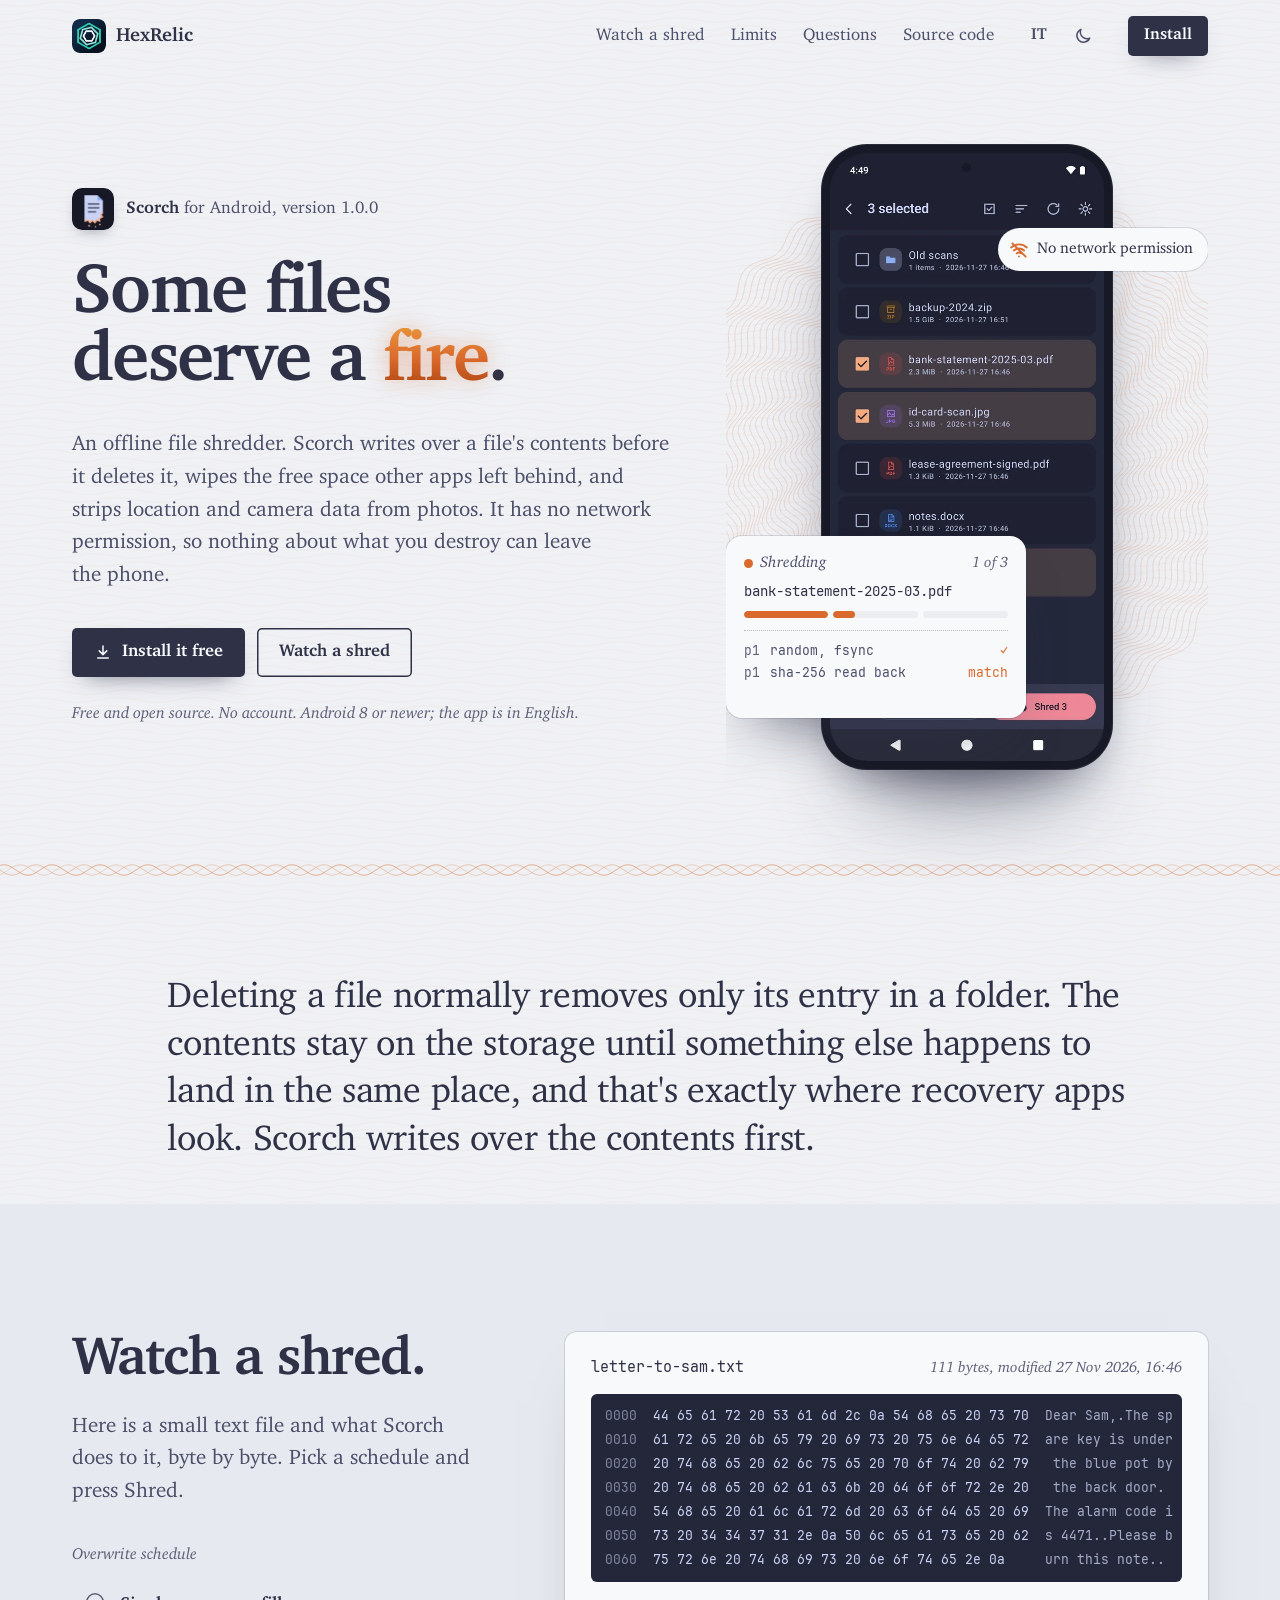
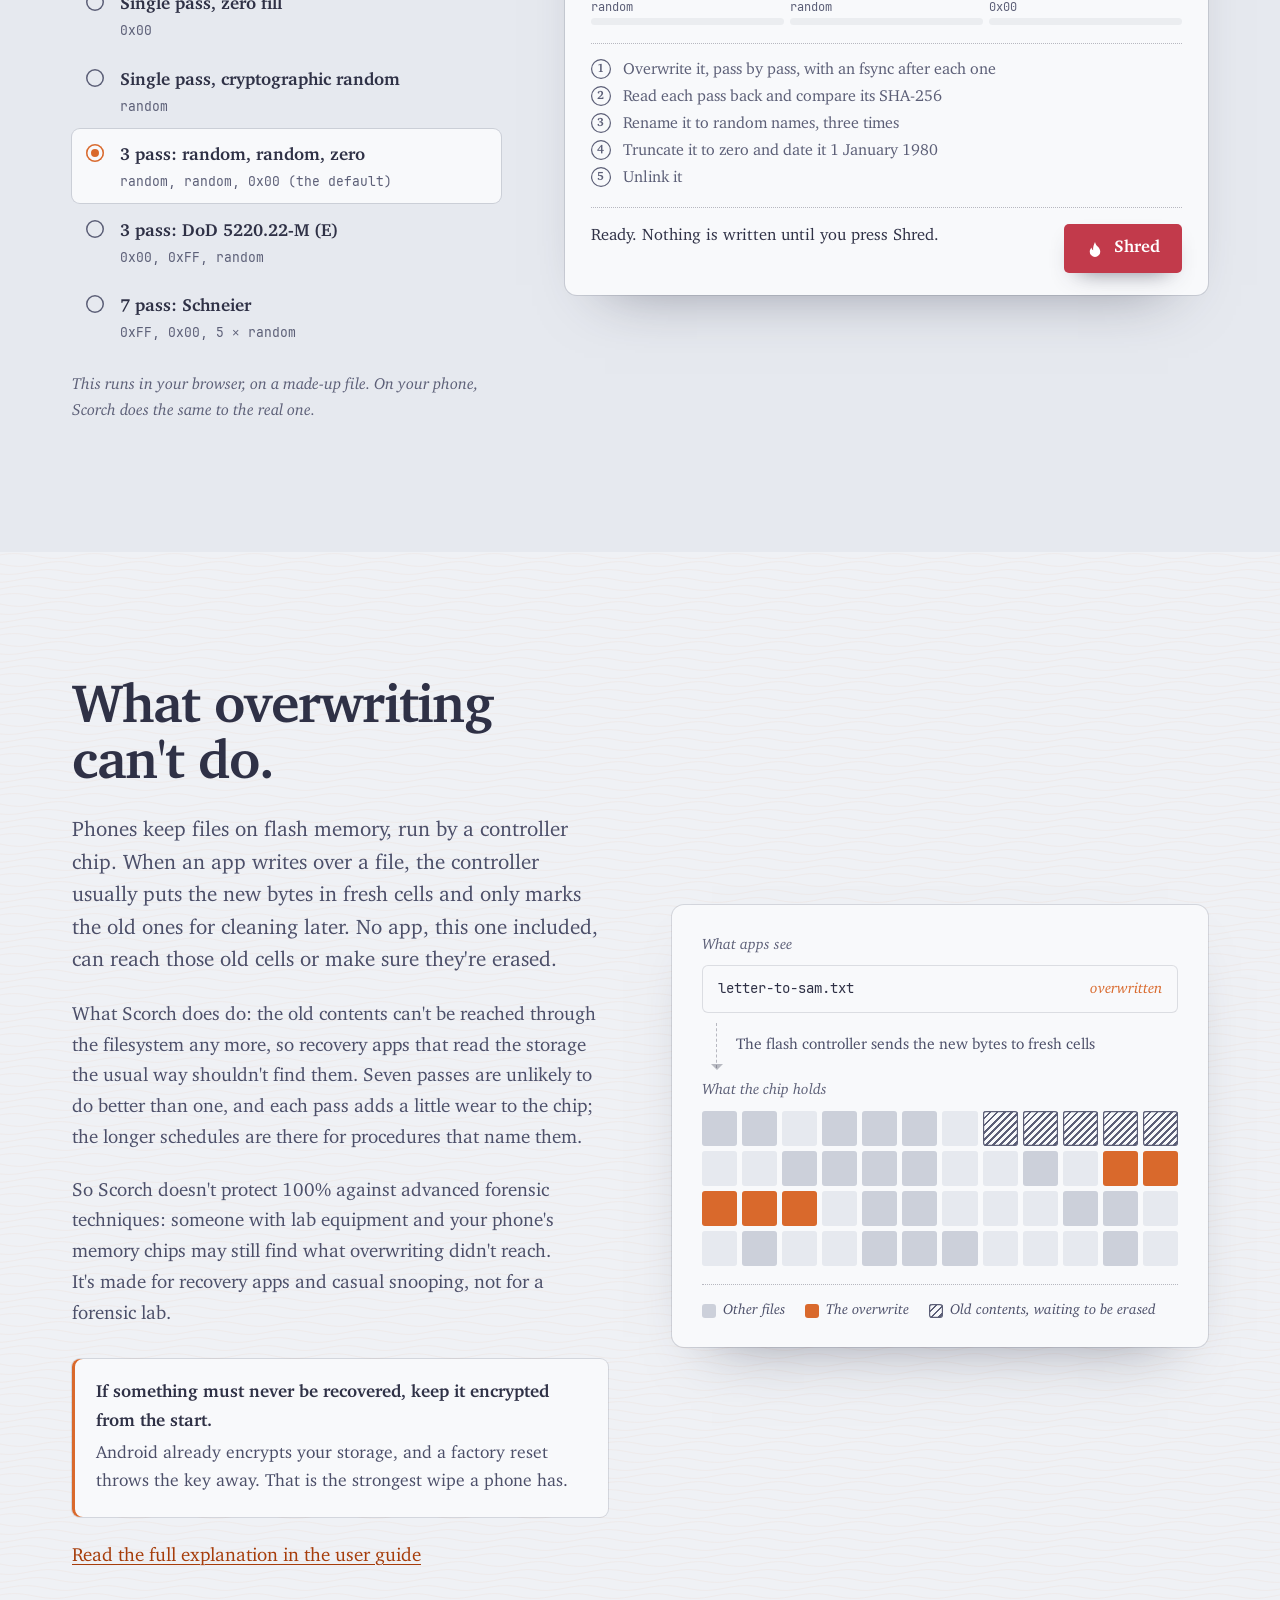
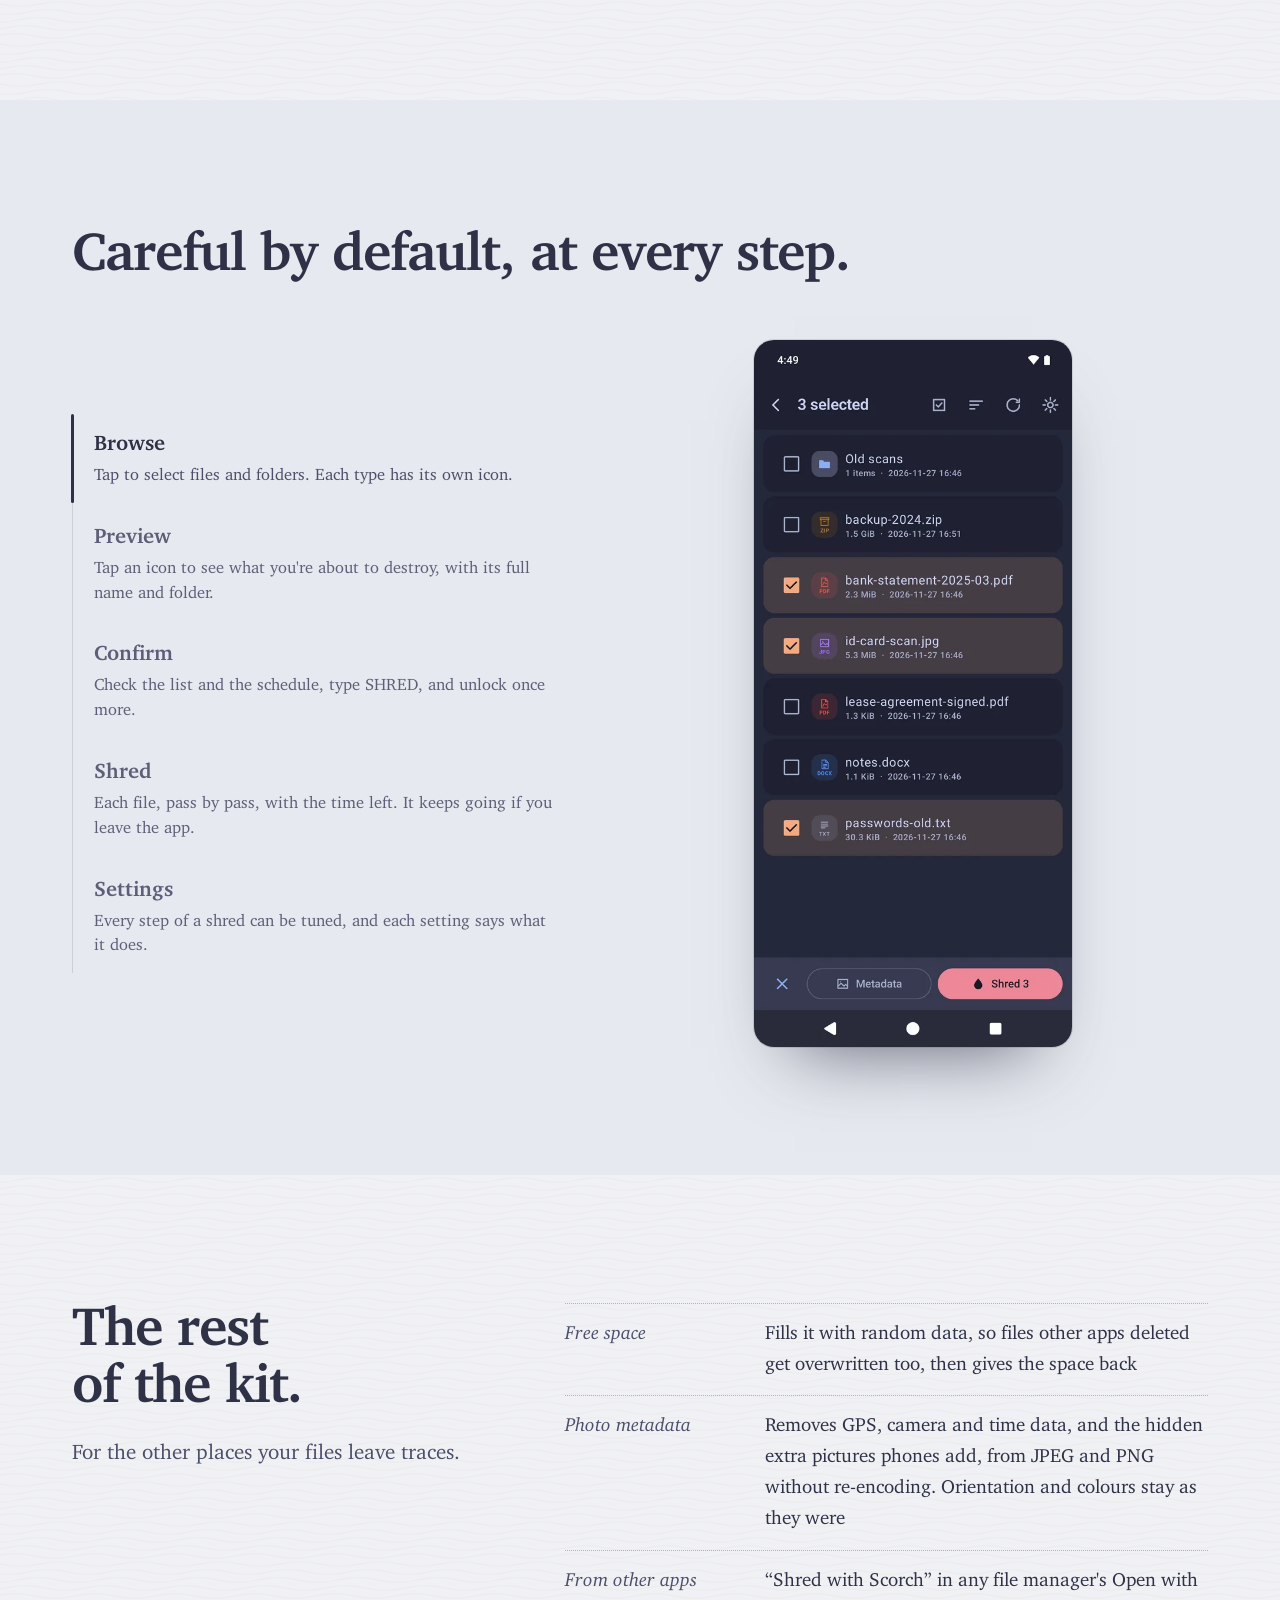
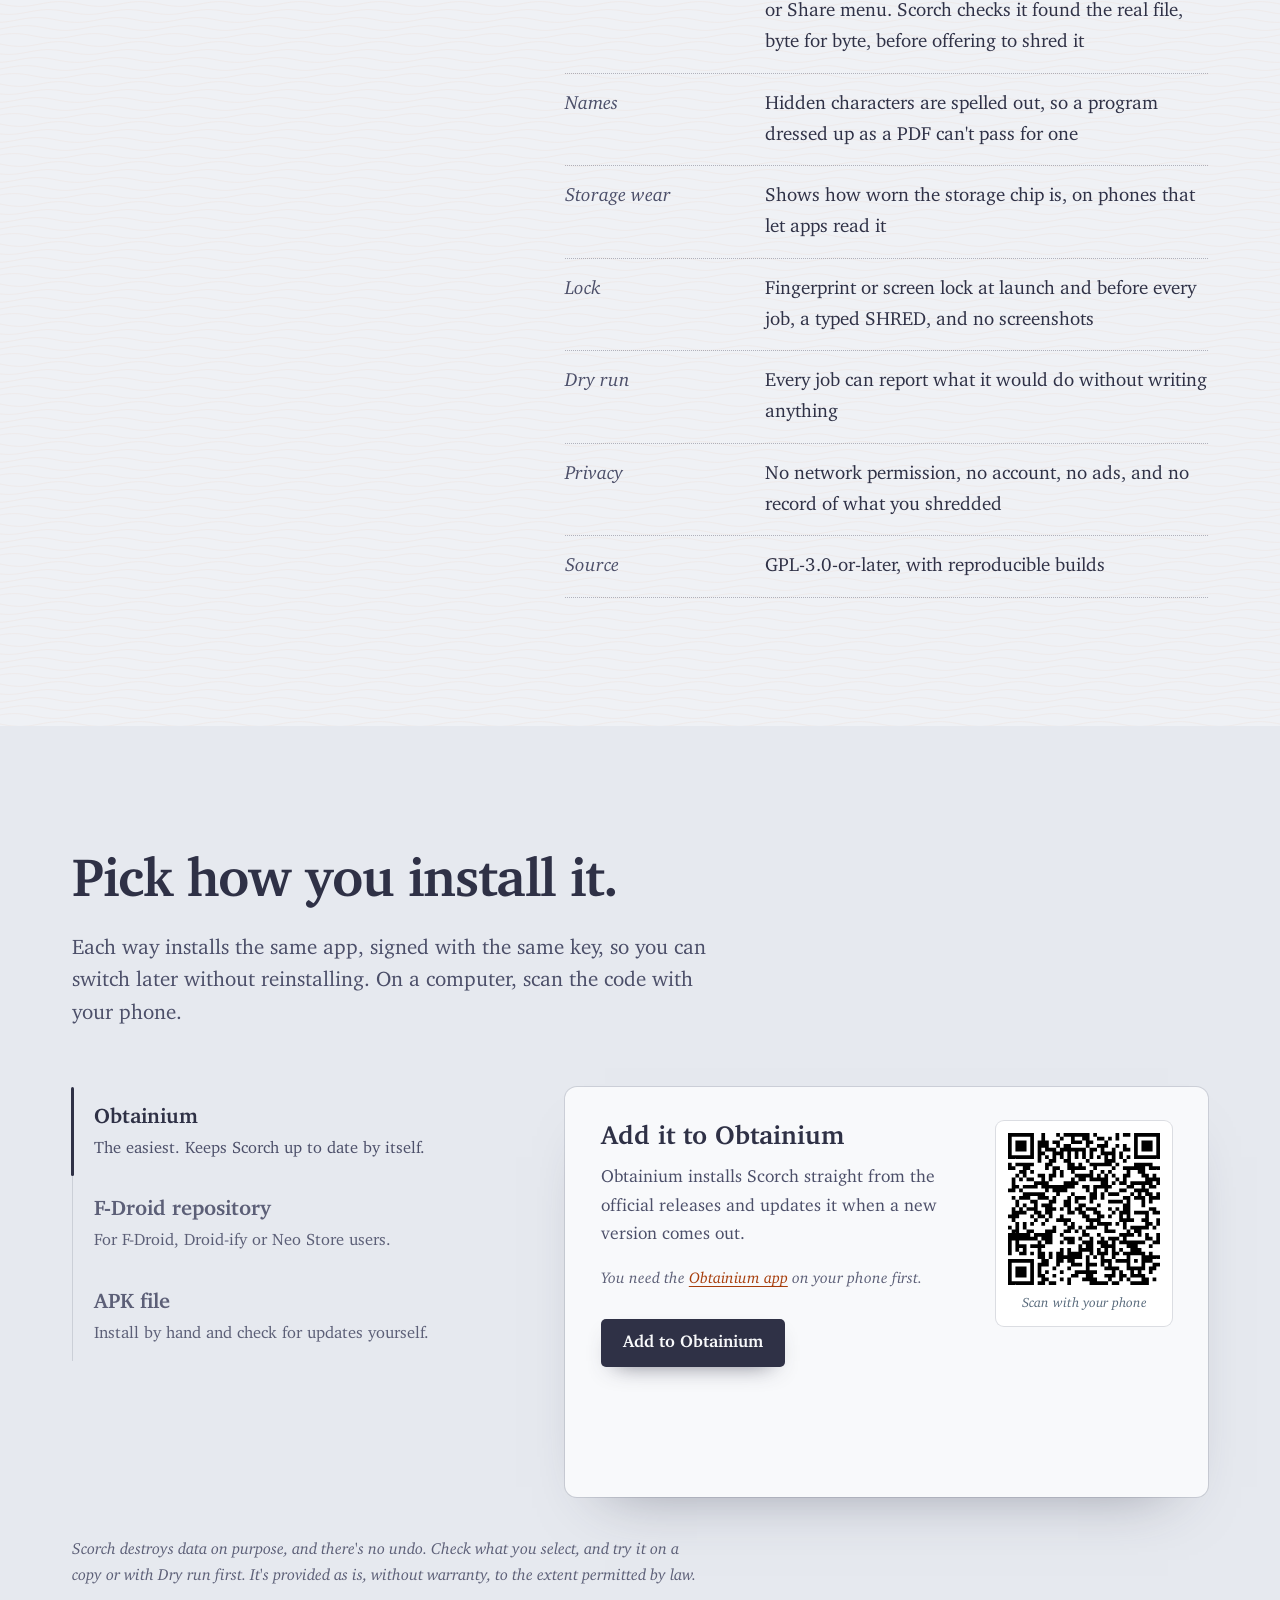
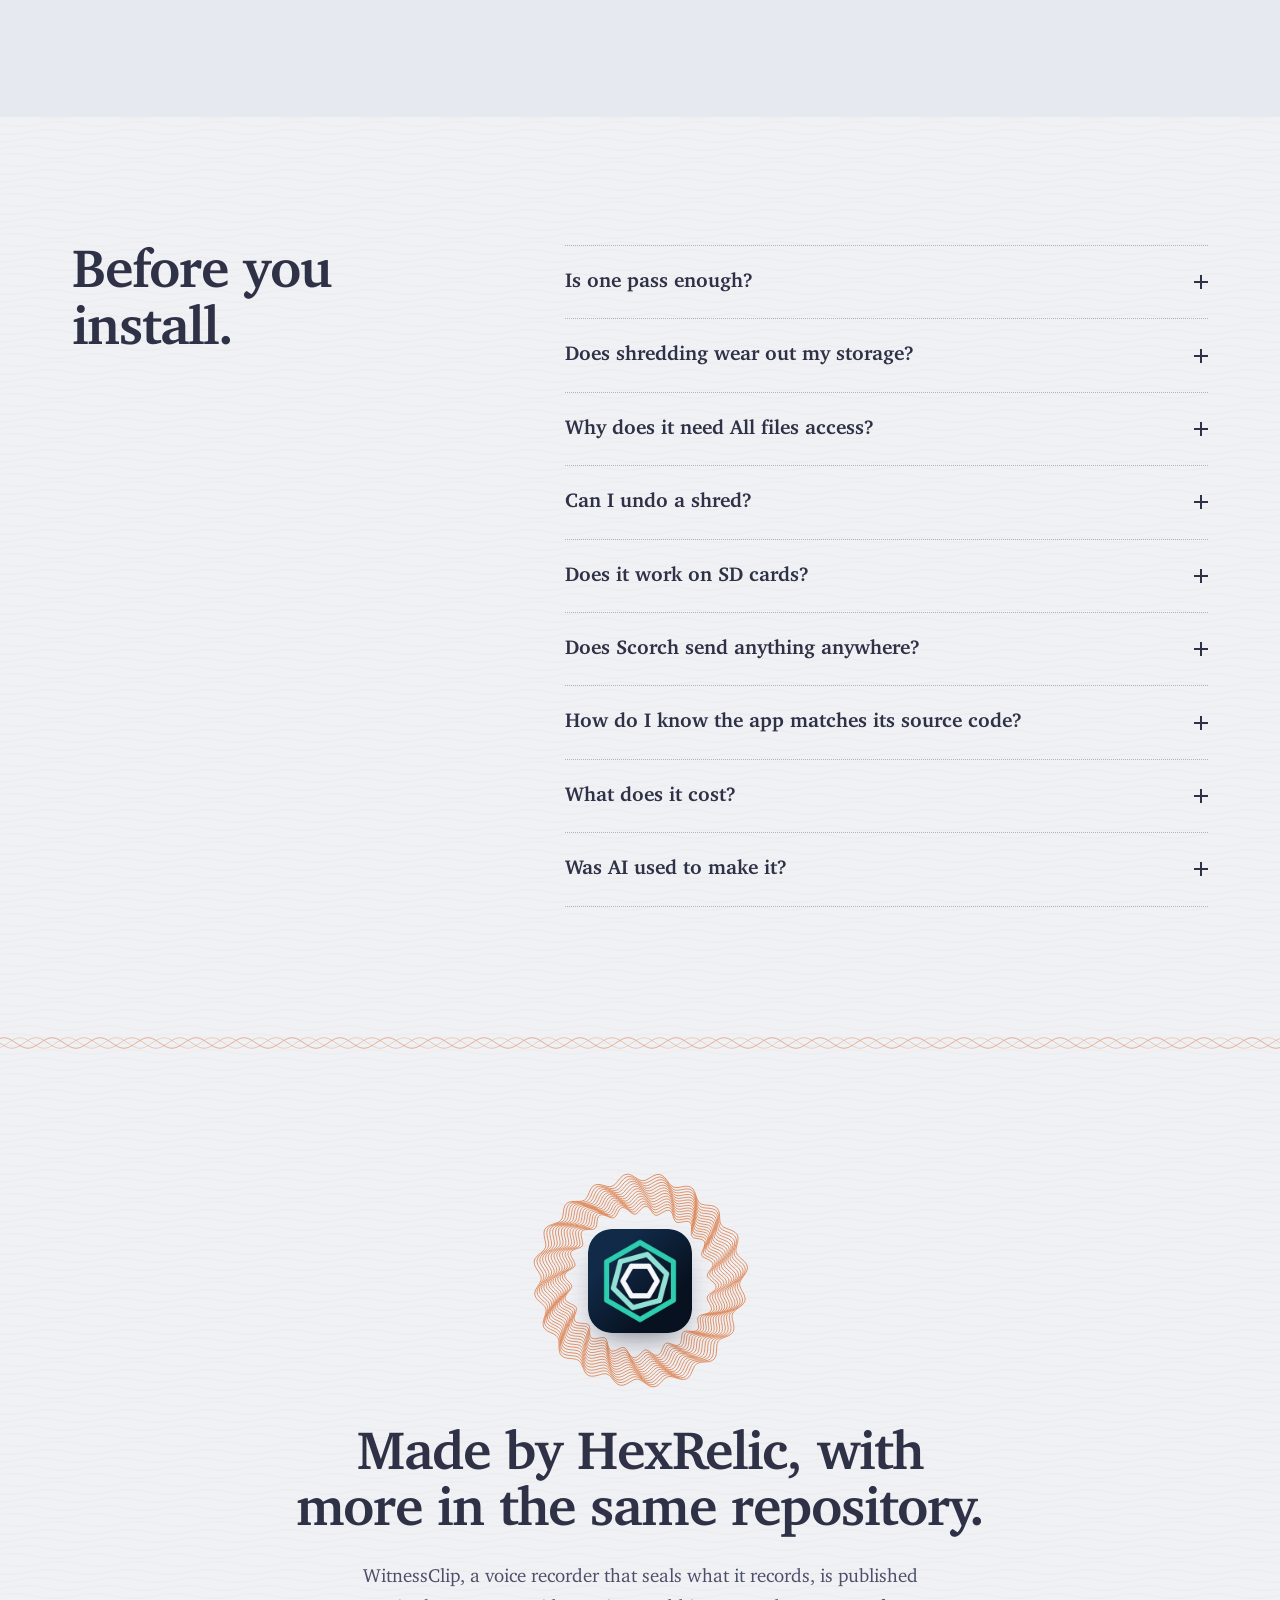
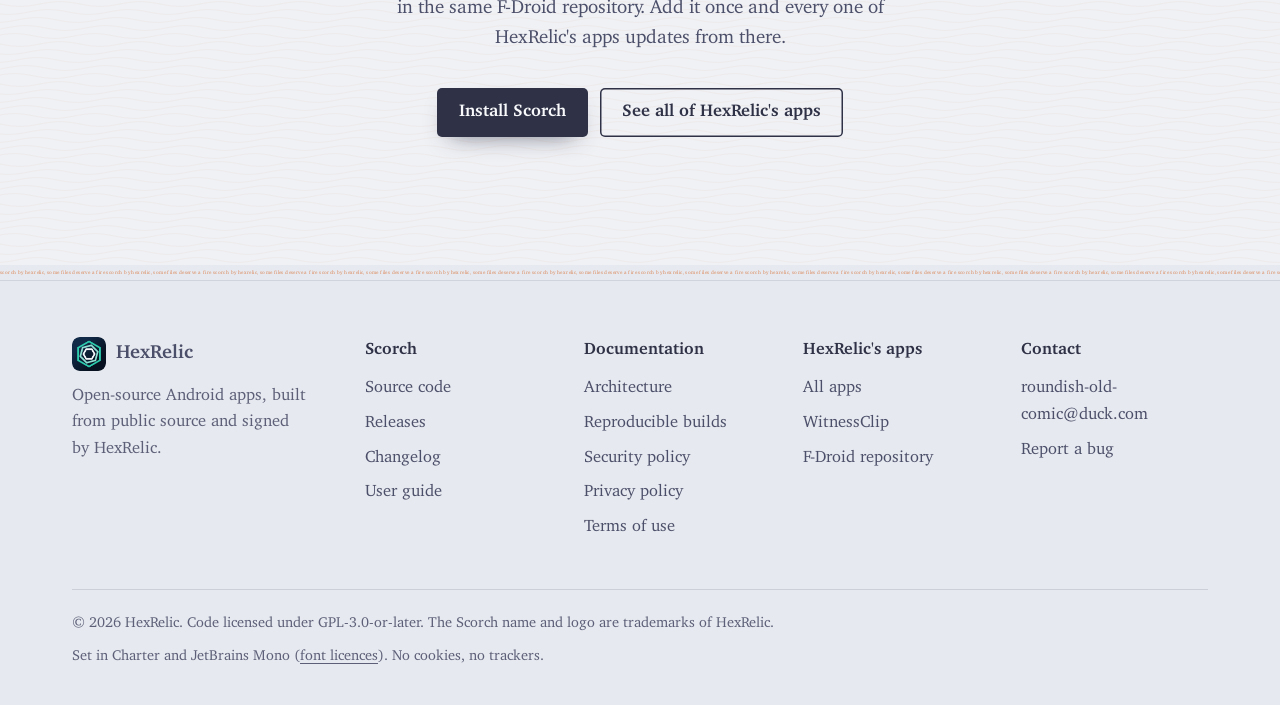
<file: scorch/index.html>
<!doctype html>
<html lang="en">
<head>
<meta charset="utf-8">
<meta name="viewport" content="width=device-width, initial-scale=1">
<title>Scorch: offline file shredder for Android | HexRelic</title>
<meta name="description" content="Scorch is a free, open-source file shredder for Android. It overwrites files before deleting them, wipes free space and strips photo metadata, with no network permission.">
<link rel="canonical" href="https://hexrelic.github.io/scorch/">
<link rel="alternate" hreflang="en" href="https://hexrelic.github.io/scorch/">
<link rel="alternate" hreflang="it" href="https://hexrelic.github.io/it/scorch/">
<link rel="alternate" hreflang="x-default" href="https://hexrelic.github.io/scorch/">
<link rel="icon" type="image/png" href="/assets/scorch/icon-192.png">
<meta name="theme-color" content="#eff1f5" media="(prefers-color-scheme: light)">
<meta name="theme-color" content="#1e2030" media="(prefers-color-scheme: dark)">

<meta property="og:type" content="website">
<meta property="og:site_name" content="HexRelic">
<meta property="og:locale" content="en_GB">
<meta property="og:locale:alternate" content="it_IT">
<meta property="og:title" content="Scorch: some files deserve a fire">
<meta property="og:description" content="Free, open-source file shredder for Android. Overwrites files before deleting them, wipes free space, strips photo metadata. No network permission.">
<meta property="og:url" content="https://hexrelic.github.io/scorch/">
<meta property="og:image" content="https://hexrelic.github.io/assets/scorch/og-image.png">
<meta property="og:image:width" content="1200">
<meta property="og:image:height" content="600">
<meta name="twitter:card" content="summary_large_image">

<script>
/* before the first paint: saved theme, and Italian for visitors whose browser asks for it */
(function () {
  var d = document.documentElement; d.classList.add("js");
  try {
    var t = localStorage.getItem("theme"); if (t) d.dataset.theme = t;
    var l = localStorage.getItem("lang"), n = (navigator.languages && navigator.languages[0]) || navigator.language || "";
    if (l === "it" || (!l && /^it\b/i.test(n))) location.replace("/it/scorch/" + location.hash);
  } catch (e) {}
})();
</script>
<link rel="preload" href="/fonts/charter-bold.woff2" as="font" type="font/woff2" crossorigin>
<link rel="preload" href="/fonts/charter-regular.woff2" as="font" type="font/woff2" crossorigin>
<link rel="stylesheet" href="/assets/site.css">
<link rel="stylesheet" href="/assets/scorch.css">

<script type="application/ld+json">
{
  "@context": "https://schema.org",
  "@type": "SoftwareApplication",
  "name": "Scorch",
  "operatingSystem": "Android 8+",
  "applicationCategory": "UtilitiesApplication",
  "description": "Offline file shredder for Android: overwrites files before deleting them, wipes free space and strips photo metadata. No network permission.",
  "url": "https://hexrelic.github.io/scorch/",
  "image": "https://hexrelic.github.io/assets/scorch/icon-512.png",
  "screenshot": "https://hexrelic.github.io/assets/scorch/browser.webp",
  "downloadUrl": "https://github.com/HexRelic/scorch/releases",
  "softwareVersion": "1.0.0",
  "inLanguage": "en",
  "license": "https://www.gnu.org/licenses/gpl-3.0.html",
  "isAccessibleForFree": true,
  "offers": { "@type": "Offer", "price": "0", "priceCurrency": "EUR" },
  "author": { "@type": "Person", "name": "HexRelic", "url": "https://github.com/HexRelic" }
}
</script>
</head>
<body>

<header class="top" id="top-bar">
  <div class="wrap">
    <a class="brand" href="/"><img src="/assets/hexrelic-seal.png" width="256" height="256" alt="">HexRelic</a>
    <nav aria-label="Main">
      <a href="#watch">Watch a shred</a>
      <a href="#limits">Limits</a>
      <a href="#faq">Questions</a>
      <a class="keep" href="https://github.com/HexRelic/scorch">Source code</a>
    </nav>
    <div class="prefs">
      <a class="lang" href="/it/scorch/" hreflang="it" lang="it" data-lang="it" title="Leggi in italiano" aria-label="Leggi in italiano">IT</a>
      <button class="theme" id="theme" type="button" aria-label="Switch theme">
        <svg class="moon" viewBox="0 0 24 24" aria-hidden="true"><path d="M20 14.5A8 8 0 0 1 9.5 4a8 8 0 1 0 10.5 10.5z"/></svg>
        <svg class="sun" viewBox="0 0 24 24" aria-hidden="true"><circle cx="12" cy="12" r="4"/><path d="M12 2.5v2M12 19.5v2M2.5 12h2M19.5 12h2M5.3 5.3l1.4 1.4M17.3 17.3l1.4 1.4M5.3 18.7l1.4-1.4M17.3 6.7l1.4-1.4"/></svg>
      </button>
    </div>
    <a class="btn btn-ink btn-sm" href="#install">Install</a>
  </div>
</header>

<main>

  <!-- hero -->
  <div class="hero">
    <div class="wrap">
      <div>
        <div class="app"><img src="/assets/scorch/icon-192.png" width="192" height="192" alt=""><span><b>Scorch</b> for Android, version 1.0.0</span></div>
        <h1><span>Some files</span> <span>deserve a <span class="fire" id="fire">fire</span>.</span></h1>
        <p class="lead">An offline file shredder. Scorch writes over a file's contents before it deletes it, wipes the
          free space other apps left behind, and strips location and camera data from photos. It has no network
          permission, so nothing about what you destroy can leave the phone.</p>
        <div class="ctas">
          <a class="btn btn-ink" href="#install"><svg viewBox="0 0 24 24" aria-hidden="true"><path d="M12 4v11M7 10.5l5 5 5-5M5 20h14"/></svg>Install it free</a>
          <a class="btn btn-line" href="#watch">Watch a shred</a>
        </div>
        <p class="fine">Free and open source. No account. Android 8 or newer; the app is in English.</p>
      </div>

      <figure class="hero-visual" id="hero-visual">
        <svg class="watermark" viewBox="-320 -320 640 640" aria-hidden="true"><g id="watermark"></g></svg>
        <div class="phone"><img src="/assets/scorch/browser.webp" width="540" height="1200" fetchpriority="high"
          alt="Scorch file browser with three files selected and the Shred button at the bottom"></div>
        <div class="chip" aria-hidden="true"><svg viewBox="0 0 24 24"><path d="M2.5 9a14 14 0 0 1 19 0M5.8 12.6a9.2 9.2 0 0 1 12.4 0M9.2 16.1a4.4 4.4 0 0 1 5.6 0M12 19.6v.1M4 4l16 16"/></svg>No network permission</div>
        <div class="job" aria-hidden="true">
          <div class="job-top"><span class="rec"><i></i>Shredding</span><span class="job-count" id="job-count">1 of 3</span></div>
          <div class="job-file" id="job-file">bank-statement-2025-03.pdf</div>
          <div class="job-passes" id="job-passes"></div>
          <ul class="job-log" id="job-log"></ul>
        </div>
      </figure>
    </div>
  </div>

  <div class="band" aria-hidden="true"></div>

  <div class="statement">
    <div class="wrap">
      <p>Deleting a file normally removes only its entry in a folder. The contents stay on the storage until
        something else happens to land in the same place, and that's exactly where recovery apps look. Scorch
        writes over the contents first.</p>
    </div>
  </div>

  <!-- watch a shred -->
  <section class="sec shred" id="watch">
    <div class="wrap">
      <div>
        <h2>Watch a shred.</h2>
        <p class="lede">Here is a small text file and what Scorch does to it, byte by byte. Pick a schedule and
          press Shred.</p>
        <fieldset class="sched">
          <legend>Overwrite schedule</legend>
          <label><input type="radio" name="schedule" value="zero"><span><b>Single pass, zero fill</b></span><small>0x00</small></label>
          <label><input type="radio" name="schedule" value="random"><span><b>Single pass, cryptographic random</b></span><small>random</small></label>
          <label><input type="radio" name="schedule" value="rrz" checked><span><b>3 pass: random, random, zero</b></span><small>random, random, 0x00 (the default)</small></label>
          <label><input type="radio" name="schedule" value="dod"><span><b>3 pass: DoD 5220.22-M (E)</b></span><small>0x00, 0xFF, random</small></label>
          <label><input type="radio" name="schedule" value="schneier"><span><b>7 pass: Schneier</b></span><small>0xFF, 0x00, 5 × random</small></label>
        </fieldset>
        <p class="sched-note">This runs in your browser, on a made-up file. On your phone, Scorch does the same to
          the real one.</p>
      </div>

      <div class="bench file" id="file">
        <div class="file-head"><b id="file-name">letter-to-sam.txt</b><span id="file-meta"></span></div>
        <div class="hexdump-box"><div class="hexdump" id="hexdump" aria-label="Contents of the file, in hexadecimal and as text"></div></div>
        <p class="empty">No such file. The folder doesn't list it any more.</p>
        <ol class="passes" id="passes" aria-hidden="true"></ol>
        <ol class="steps" id="steps">
          <li>Overwrite it, pass by pass, with an fsync after each one</li>
          <li>Read each pass back and compare its SHA-256</li>
          <li>Rename it to random names, three times</li>
          <li>Truncate it to zero and date it 1 January 1980</li>
          <li>Unlink it</li>
        </ol>
        <div class="shred-foot">
          <p class="status" id="shred-status" aria-live="polite"></p>
          <button class="btn btn-fire" type="button" id="shred-go"><svg viewBox="0 0 24 24" aria-hidden="true"><path d="M12 2.5c.6 3.2 2.4 4.9 4 6.6 1.6 1.8 3 3.7 3 6.4A7 7 0 0 1 12 22.5a7 7 0 0 1-7-7c0-2.3 1-4.1 2.4-5.6.2 1.7.9 3 2.1 3.7-.4-3.9.9-7.6 2.5-11.1z"/></svg>Shred</button>
          <button class="again" type="button" id="shred-again" hidden>Put the file back</button>
        </div>
      </div>
    </div>
  </section>

  <!-- limits -->
  <section class="sec limits" id="limits">
    <div class="wrap">
      <div>
        <h2>What overwriting can't do.</h2>
        <p>Phones keep files on flash memory, run by a controller chip. When an app writes over a file, the
          controller usually puts the new bytes in fresh cells and only marks the old ones for cleaning later. No
          app, this one included, can reach those old cells or make sure they're erased.</p>
        <p>What Scorch does do: the old contents can't be reached through the filesystem any more, so recovery
          apps that read the storage the usual way shouldn't find them. Seven passes are unlikely to do better
          than one, and each pass adds a little wear to the chip; the longer schedules are there for procedures
          that name them.</p>
        <p>So Scorch doesn't protect 100% against advanced forensic techniques: someone with lab equipment and
          your phone's memory chips may still find what overwriting didn't reach. It's made for recovery apps and
          casual snooping, not for a forensic lab.</p>
        <div class="safest">
          <b>If something must never be recovered, keep it encrypted from the start.</b>
          <p>Android already encrypts your storage, and a factory reset throws the key away. That is the
            strongest wipe a phone has.</p>
        </div>
        <a class="more" href="https://github.com/HexRelic/scorch/blob/HEAD/docs/USER-GUIDE.md#what-overwriting-can-and-cant-do">Read the full explanation in the user guide</a>
      </div>

      <figure class="flash" aria-label="Diagram: the app sees one overwritten file; on the flash chip, the new bytes went to fresh cells and the old cells wait to be erased">
        <div class="layer">
          <span>What apps see</span>
          <div class="seen"><code>letter-to-sam.txt</code><span>overwritten</span></div>
        </div>
        <div class="ctrl">The flash controller sends the new bytes to fresh cells</div>
        <div class="layer">
          <span>What the chip holds</span>
          <div class="cells" id="cells" aria-hidden="true"></div>
        </div>
        <figcaption>
          <span><i style="background:var(--cell-other)"></i>Other files</span>
          <span><i style="background:var(--line)"></i>The overwrite</span>
          <span><i class="stale" style="background:repeating-linear-gradient(135deg,var(--ink-3) 0 2px,transparent 2px 5px);box-shadow:inset 0 0 0 1.2px var(--ink-3)"></i>Old contents, waiting to be erased</span>
        </figcaption>
      </figure>
    </div>
  </section>

  <!-- screens -->
  <section class="sec screens shade">
    <div class="wrap">
      <h2>Careful by default, at every step.</h2>
      <div class="viewer-wrap">
        <div class="tabs" role="tablist" aria-label="Screens of the app" aria-orientation="vertical" id="shot-tabs">
          <span class="ind" aria-hidden="true"></span>
          <button role="tab" id="st-1" aria-controls="sf-1" aria-selected="true"><b>Browse</b><span>Tap to select files and folders. Each type has its own icon.</span></button>
          <button role="tab" id="st-2" aria-controls="sf-2" aria-selected="false" tabindex="-1"><b>Preview</b><span>Tap an icon to see what you're about to destroy, with its full name and folder.</span></button>
          <button role="tab" id="st-3" aria-controls="sf-3" aria-selected="false" tabindex="-1"><b>Confirm</b><span>Check the list and the schedule, type SHRED, and unlock once more.</span></button>
          <button role="tab" id="st-4" aria-controls="sf-4" aria-selected="false" tabindex="-1"><b>Shred</b><span>Each file, pass by pass, with the time left. It keeps going if you leave the app.</span></button>
          <button role="tab" id="st-5" aria-controls="sf-5" aria-selected="false" tabindex="-1"><b>Settings</b><span>Every step of a shred can be tuned, and each setting says what it does.</span></button>
        </div>
        <div class="viewer">
          <figure class="active" id="sf-1" role="tabpanel" aria-labelledby="st-1"><img src="/assets/scorch/browser.webp" width="540" height="1200" loading="lazy" alt="File browser with three files selected"><figcaption><b>Browse</b>Select files and folders.</figcaption></figure>
          <figure id="sf-2" role="tabpanel" aria-labelledby="st-2"><img src="/assets/scorch/preview.webp" width="540" height="1200" loading="lazy" alt="Preview of a PDF before shredding it, with its folder, size and date"><figcaption><b>Preview</b>See what you're about to destroy.</figcaption></figure>
          <figure id="sf-3" role="tabpanel" aria-labelledby="st-3"><img src="/assets/scorch/confirm.webp" width="540" height="1200" loading="lazy" alt="Confirm screen: this cannot be undone, the files, and the overwrite schedules"><figcaption><b>Confirm</b>Check, type SHRED, unlock.</figcaption></figure>
          <figure id="sf-4" role="tabpanel" aria-labelledby="st-4"><img src="/assets/scorch/progress.webp" width="540" height="1200" loading="lazy" alt="A shred in progress: pass 1 of 3, throughput and time left"><figcaption><b>Shred</b>Pass by pass, with the time left.</figcaption></figure>
          <figure id="sf-5" role="tabpanel" aria-labelledby="st-5"><img src="/assets/scorch/settings.webp" width="540" height="1200" loading="lazy" alt="Shredding settings: schedule, random source, verify and fsync after every pass"><figcaption><b>Settings</b>Every step can be tuned.</figcaption></figure>
        </div>
      </div>
    </div>
  </section>

  <!-- spec -->
  <section class="sec" id="features">
    <div class="wrap spec-wrap">
      <div>
        <h2>The rest of the kit.</h2>
        <p class="lede">For the other places your files leave traces.</p>
      </div>
      <dl class="spec">
        <div><dt>Free space</dt><dd>Fills it with random data, so files other apps deleted get overwritten too, then gives the space back</dd></div>
        <div><dt>Photo metadata</dt><dd>Removes GPS, camera and time data, and the hidden extra pictures phones add, from JPEG and PNG without re-encoding. Orientation and colours stay as they were</dd></div>
        <div><dt>From other apps</dt><dd>“Shred with Scorch” in any file manager's Open with or Share menu. Scorch checks it found the real file, byte for byte, before offering to shred it</dd></div>
        <div><dt>Names</dt><dd>Hidden characters are spelled out, so a program dressed up as a PDF can't pass for one</dd></div>
        <div><dt>Storage wear</dt><dd>Shows how worn the storage chip is, on phones that let apps read it</dd></div>
        <div><dt>Lock</dt><dd>Fingerprint or screen lock at launch and before every job, a typed SHRED, and no screenshots</dd></div>
        <div><dt>Dry run</dt><dd>Every job can report what it would do without writing anything</dd></div>
        <div><dt>Privacy</dt><dd>No network permission, no account, no ads, and no record of what you shredded</dd></div>
        <div><dt>Source</dt><dd>GPL-3.0-or-later, with reproducible builds</dd></div>
      </dl>
    </div>
  </section>

  <!-- install -->
  <section class="sec shade" id="install">
    <div class="wrap">
      <h2>Pick how you install it.</h2>
      <p class="lede">Each way installs the same app, signed with the same key, so you can switch later without
        reinstalling. On a computer, scan the code with your phone.</p>

      <div class="installer">
        <div class="tabs" role="tablist" aria-label="Ways to install" aria-orientation="vertical" id="way-tabs">
          <span class="ind" aria-hidden="true"></span>
          <button role="tab" id="wt-1" aria-controls="wp-1" aria-selected="true"><b>Obtainium</b><span>The easiest. Keeps Scorch up to date by itself.</span></button>
          <button role="tab" id="wt-2" aria-controls="wp-2" aria-selected="false" tabindex="-1"><b>F-Droid repository</b><span>For F-Droid, Droid-ify or Neo Store users.</span></button>
          <button role="tab" id="wt-3" aria-controls="wp-3" aria-selected="false" tabindex="-1"><b>APK file</b><span>Install by hand and check for updates yourself.</span></button>
        </div>
        <div class="panels">
          <div class="panel" id="wp-1" role="tabpanel" aria-labelledby="wt-1">
            <div>
              <h3>Add it to Obtainium</h3>
              <p>Obtainium installs Scorch straight from the official releases and updates it when a new version
                comes out.</p>
              <p class="note">You need the <a href="https://obtainium.imranr.dev/">Obtainium app</a> on your phone first.</p>
              <a class="btn btn-ink" href="https://apps.obtainium.imranr.dev/redirect?r=obtainium://add/https://github.com/HexRelic/scorch">Add to Obtainium</a>
            </div>
            <div class="qr"><img src="/assets/scorch/qr-obtainium.svg" width="168" height="168" alt="QR code: add Scorch to Obtainium"><span>Scan with your phone</span></div>
          </div>
          <div class="panel" id="wp-2" role="tabpanel" aria-labelledby="wt-2" hidden>
            <div>
              <h3>Add the HexRelic repository</h3>
              <p>Add it once in F-Droid, Droid-ify or Neo Store. Scorch then updates like any other app, and so do
                HexRelic's other apps.</p>
              <p class="note">Your app store will show this fingerprint. It should match:</p>
              <div class="fp"><code id="fp">BB1709DC3912D984DF24876838BCF2A168500F2072516125BA6C3BF942E1731E</code><button type="button" data-copy="fp">Copy</button></div>
              <a class="btn btn-ink" href="https://fdroid.link/#https://hexrelic.github.io/fdroid/repo?fingerprint=BB1709DC3912D984DF24876838BCF2A168500F2072516125BA6C3BF942E1731E">Add the repository</a>
            </div>
            <div class="qr"><img src="/assets/qr-fdroid.svg" width="168" height="168" alt="QR code: add the HexRelic F-Droid repository"><span>Scan with your phone</span></div>
          </div>
          <div class="panel" id="wp-3" role="tabpanel" aria-labelledby="wt-3" hidden>
            <div>
              <h3>Download the APK</h3>
              <p>Get <code>scorch-1.0.0.apk</code> from the releases page and open it on your phone. You'll need to
                check for new versions yourself.</p>
              <p class="note">Check it against <code>SHA256SUMS</code>, and compare the signing certificate with the
                one in the <a href="https://github.com/HexRelic/scorch/blob/HEAD/docs/REPRODUCIBLE.md#signing-certificate">build notes</a>.</p>
              <a class="btn btn-ink" href="https://github.com/HexRelic/scorch/releases">Go to releases</a>
            </div>
            <div class="qr"><img src="/assets/scorch/qr-releases.svg" width="168" height="168" alt="QR code: Scorch releases page"><span>Scan with your phone</span></div>
          </div>
        </div>
      </div>
      <p class="legal-note">Scorch destroys data on purpose, and there's no undo. Check what you select, and try it on
        a copy or with Dry run first. It's provided as is, without warranty, to the extent permitted by law.</p>
    </div>
  </section>

  <!-- faq -->
  <section class="sec" id="faq">
    <div class="wrap faq-wrap">
      <h2>Before you install.</h2>
      <div class="faq">
        <details>
          <summary>Is one pass enough?<span class="x" aria-hidden="true"></span></summary>
          <p>Likely, yes. On flash storage, like a phone's or an SSD, no app can be sure it rewrote the exact
            cells a file was kept in: the storage controller decides where each write lands, and it can keep old
            copies out of reach. Extra passes go through the same controller, so they don't make that any more
            certain. That's why a single random pass is the sensible choice; the longer schedules are there for
            procedures that ask for them by name.</p>
        </details>
        <details>
          <summary>Does shredding wear out my storage?<span class="x" aria-hidden="true"></span></summary>
          <p>A little, like any writing. Flash memory takes a limited number of writes, and every pass writes the
            whole file again, so seven passes over a big file cost seven times the writes of one. Shredding now and
            then makes no difference you'd notice. If you shred a lot of data often, or wipe free space regularly,
            a single pass is the gentler choice, and the Storage wear card shows the chip's condition on phones
            that let apps read it.</p>
        </details>
        <details>
          <summary>Why does it need All files access?<span class="x" aria-hidden="true"></span></summary>
          <p>Android's other ways in often hand an app a new copy of a file to write to, leaving the old one where
            it was. A shredder that wrote through them would overwrite nothing. To write over a file's own bytes,
            Scorch has to open it at its real location.</p>
        </details>
        <details>
          <summary>Can I undo a shred?<span class="x" aria-hidden="true"></span></summary>
          <p>No, that's the point. Before anything is written you see every file, the schedule and a time
            estimate, you type SHRED and you unlock the phone again. To see what a job would do without risk,
            turn on Dry run in Settings.</p>
        </details>
        <details>
          <summary>Does it work on SD cards?<span class="x" aria-hidden="true"></span></summary>
          <p>Usually. Some storage, like certain SD cards and cloud-backed folders, writes a new copy instead of
            overwriting in place. Scorch reads every pass back to catch that, and if the bytes don't match it stops
            with an error and leaves the file where it is.</p>
        </details>
        <details>
          <summary>Does Scorch send anything anywhere?<span class="x" aria-hidden="true"></span></summary>
          <p>It can't: it has no network permission at all. It keeps its settings on the phone, and a crash report
            only if it crashed, which it shows you so you can choose to send it. Nothing about what you shredded is
            kept.</p>
        </details>
        <details>
          <summary>How do I know the app matches its source code?<span class="x" aria-hidden="true"></span></summary>
          <p>Release builds are reproducible: building the same version from the public source gives a
            byte-identical app, so anyone can confirm the published app comes from that code.
            <a href="https://github.com/HexRelic/scorch/blob/HEAD/docs/REPRODUCIBLE.md">The build notes</a> show how.</p>
        </details>
        <details>
          <summary>What does it cost?<span class="x" aria-hidden="true"></span></summary>
          <p>Nothing. Scorch is free and open source under the GNU GPL, version 3 or later, with no ads and no
            in-app purchases.</p>
        </details>
        <details>
          <summary>Was AI used to make it?<span class="x" aria-hidden="true"></span></summary>
          <p>HexRelic designed and developed Scorch with large language models as assistants, to get there faster,
            and tested it on emulators and real phones. The app itself contains no AI.</p>
        </details>
      </div>
    </div>
  </section>

  <div class="band" aria-hidden="true"></div>

  <!-- outro -->
  <section class="outro">
    <div class="wrap">
      <div class="outro-seal">
        <svg viewBox="-110 -110 220 220" aria-hidden="true"><g id="outro-rings"></g></svg>
        <img src="/assets/hexrelic-seal.png" width="256" height="256" alt="HexRelic seal">
      </div>
      <h2>Made by HexRelic, with more in the same repository.</h2>
      <p>WitnessClip, a voice recorder that seals what it records, is published in the same F-Droid repository.
        Add it once and every one of HexRelic's apps updates from there.</p>
      <div class="ctas">
        <a class="btn btn-ink" href="#install">Install Scorch</a>
        <a class="btn btn-line" href="/">See all of HexRelic's apps</a>
      </div>
    </div>
  </section>
</main>

<footer>
  <div class="micro" aria-hidden="true" id="micro" data-text="scorch by hexrelic, some files deserve a fire "></div>
  <div class="wrap">
    <div class="foot">
      <div>
        <a class="brand" href="/"><img src="/assets/hexrelic-seal.png" width="256" height="256" alt="">HexRelic</a>
        <p>Open-source Android apps, built from public source and signed by HexRelic.</p>
      </div>
      <div>
        <h4>Scorch</h4>
        <ul>
          <li><a href="https://github.com/HexRelic/scorch">Source code</a></li>
          <li><a href="https://github.com/HexRelic/scorch/releases">Releases</a></li>
          <li><a href="https://github.com/HexRelic/scorch/blob/HEAD/CHANGELOG.md">Changelog</a></li>
          <li><a href="https://github.com/HexRelic/scorch/blob/HEAD/docs/USER-GUIDE.md">User guide</a></li>
        </ul>
      </div>
      <div>
        <h4>Documentation</h4>
        <ul>
          <li><a href="https://github.com/HexRelic/scorch/blob/HEAD/ARCHITECTURE.md">Architecture</a></li>
          <li><a href="https://github.com/HexRelic/scorch/blob/HEAD/docs/REPRODUCIBLE.md">Reproducible builds</a></li>
          <li><a href="https://github.com/HexRelic/scorch/blob/HEAD/SECURITY.md">Security policy</a></li>
          <li><a href="https://github.com/HexRelic/scorch/blob/HEAD/docs/legal/PRIVACY.md">Privacy policy</a></li>
          <li><a href="https://github.com/HexRelic/scorch/blob/HEAD/docs/legal/TERMS.md">Terms of use</a></li>
        </ul>
      </div>
      <div>
        <h4>HexRelic's apps</h4>
        <ul>
          <li><a href="/">All apps</a></li>
          <li><a href="/witnessclip/">WitnessClip</a></li>
          <li><a href="/#add">F-Droid repository</a></li>
        </ul>
      </div>
      <div>
        <h4>Contact</h4>
        <ul>
          <li><a href="mailto:roundish-old-comic@duck.com">roundish-old-comic@duck.com</a></li>
          <li><a href="https://github.com/HexRelic/scorch/issues">Report a bug</a></li>
        </ul>
      </div>
    </div>
    <div class="legal">
      <span>© 2026 HexRelic. Code licensed under GPL-3.0-or-later. The Scorch name and logo are trademarks of HexRelic.</span>
      <span>Set in Charter and JetBrains Mono (<a href="/fonts/LICENSES.txt">font licences</a>). No cookies, no trackers.</span>
    </div>
  </div>
</footer>

<script src="/assets/common.js"></script>
<script src="/assets/scorch.js"></script>
</body>
</html>
</file>
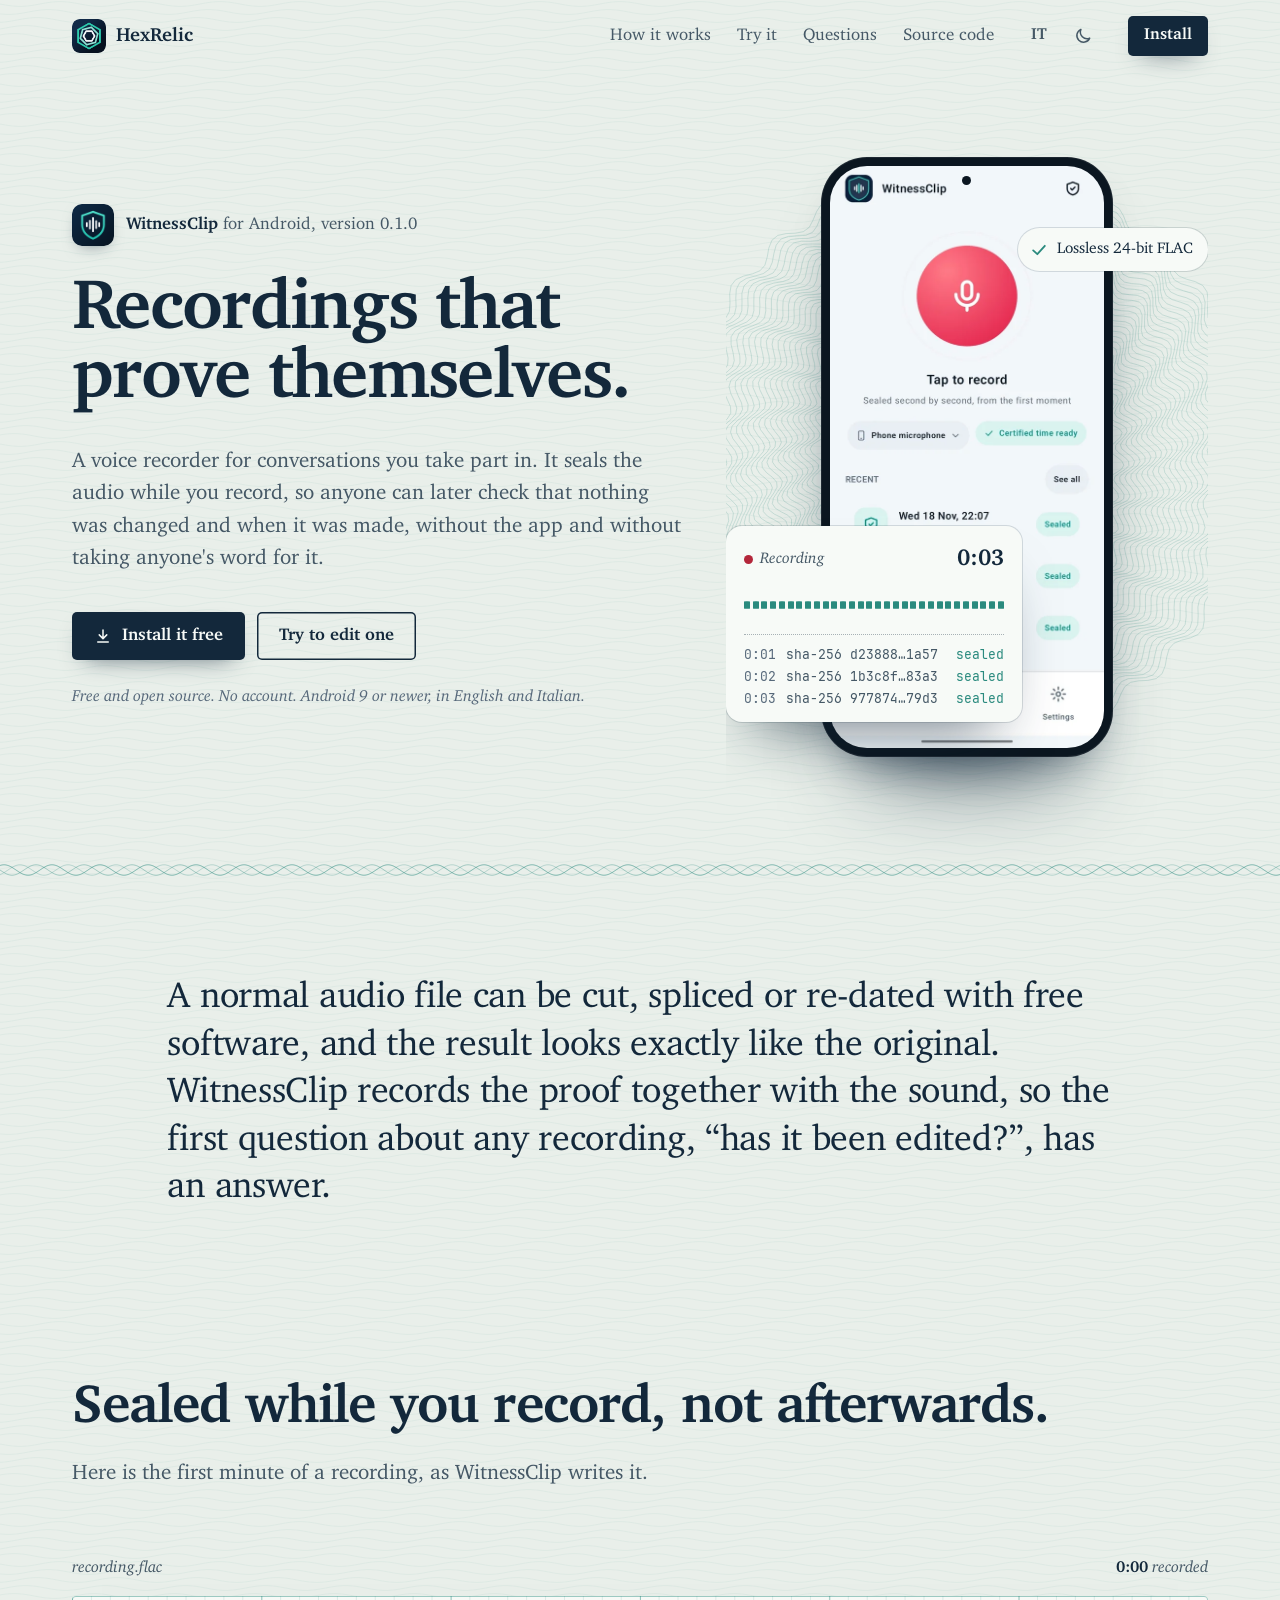
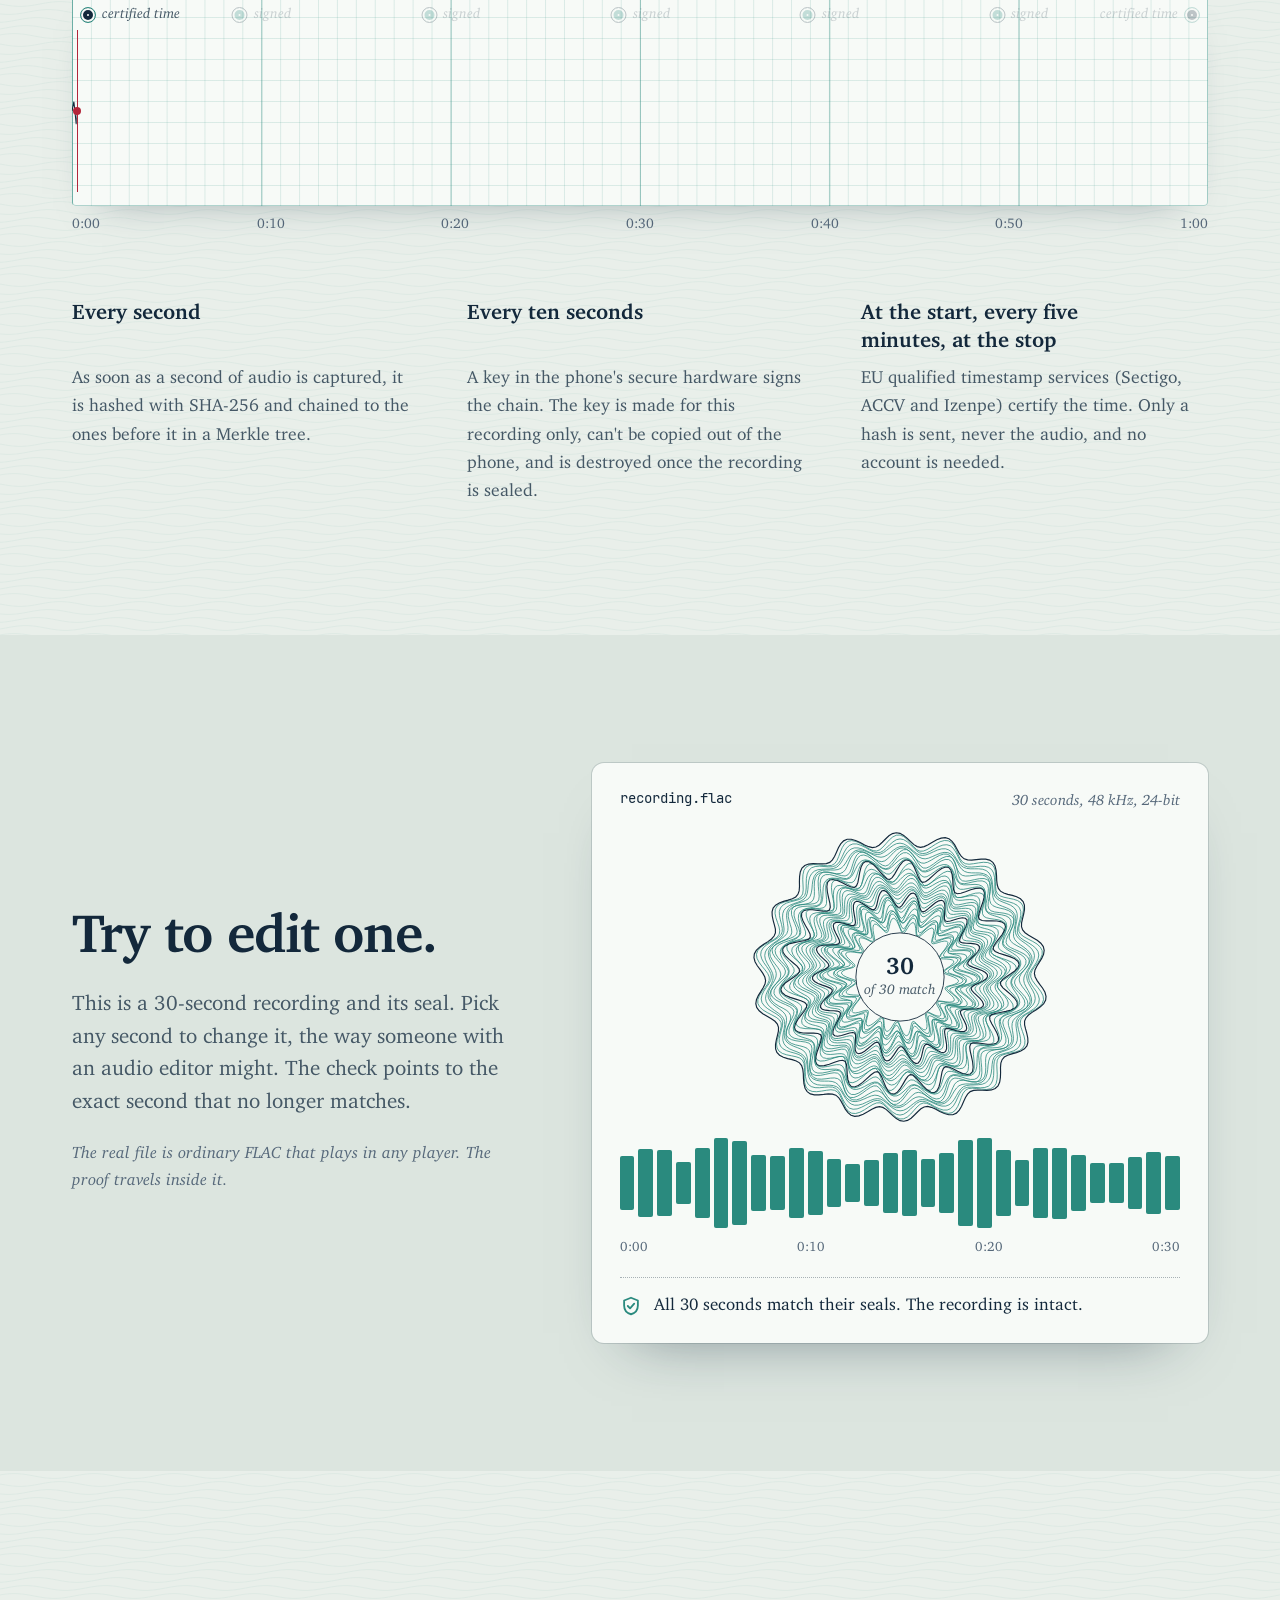
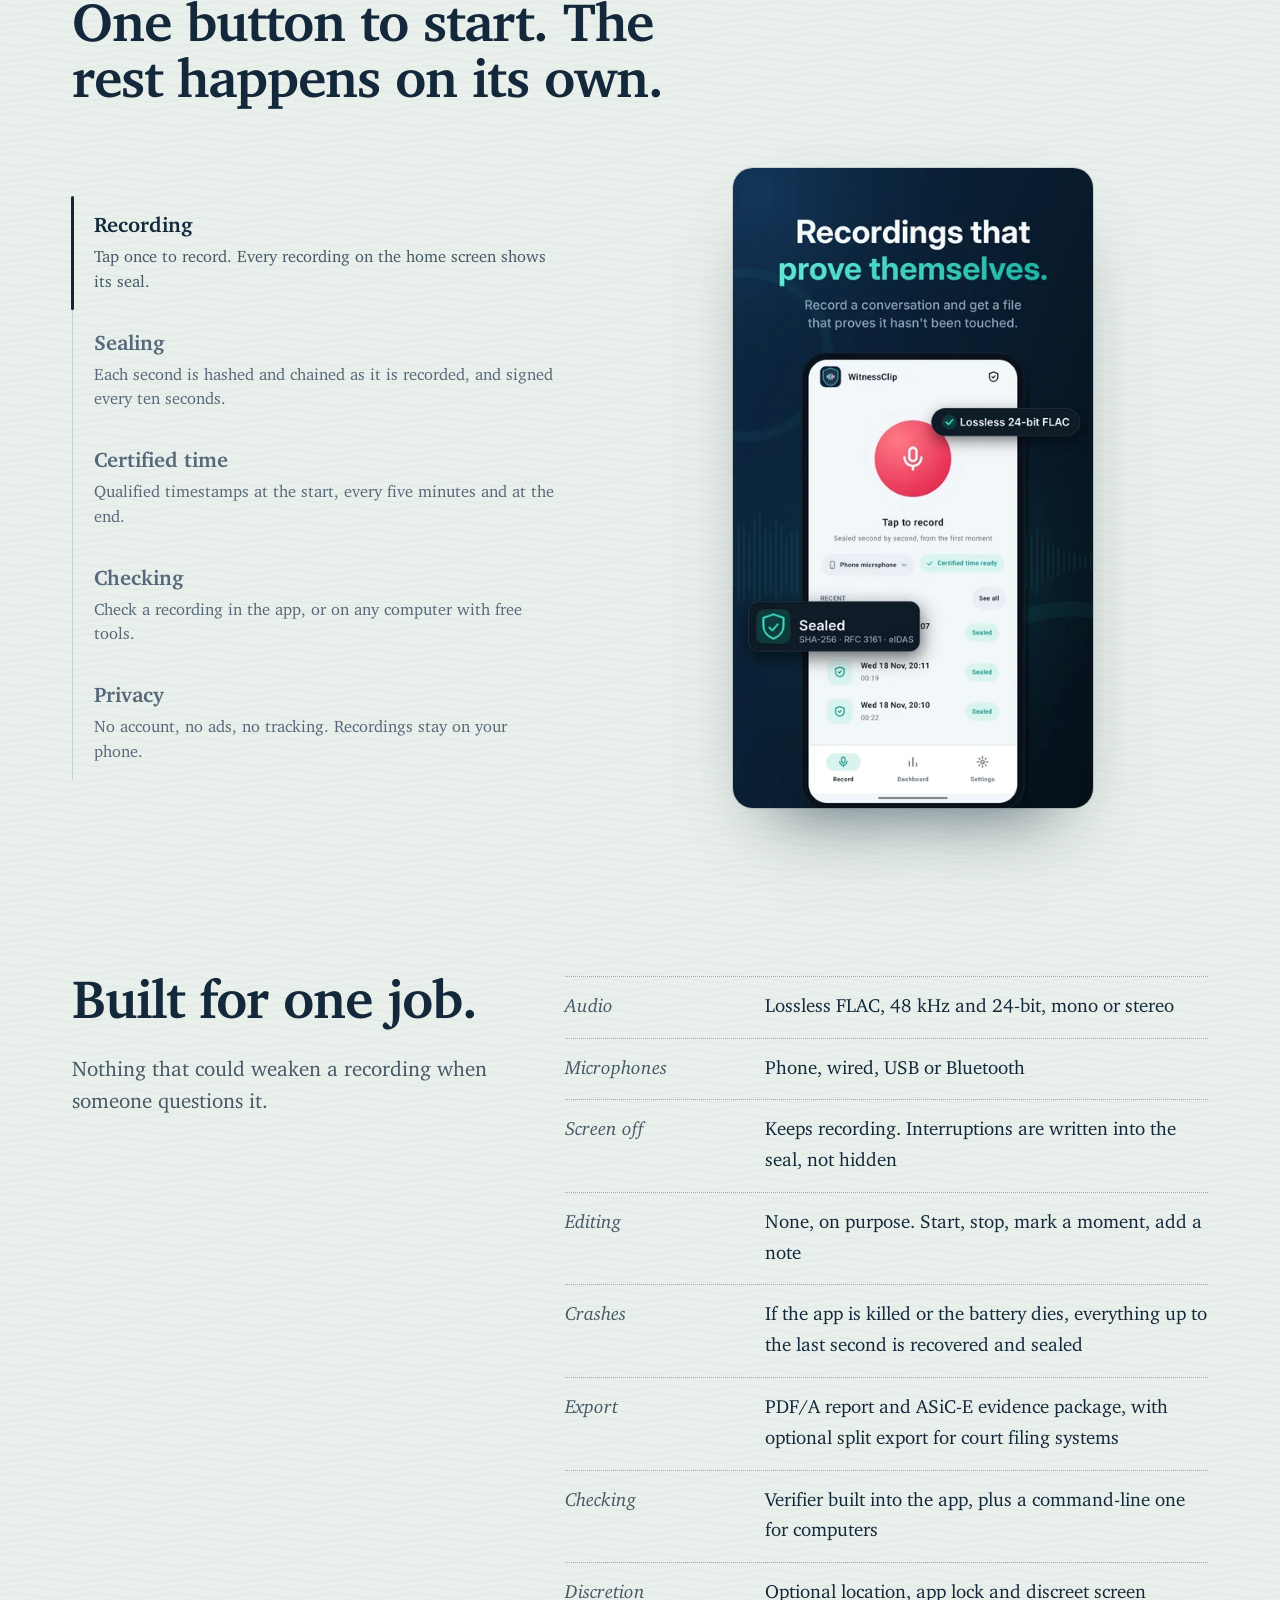
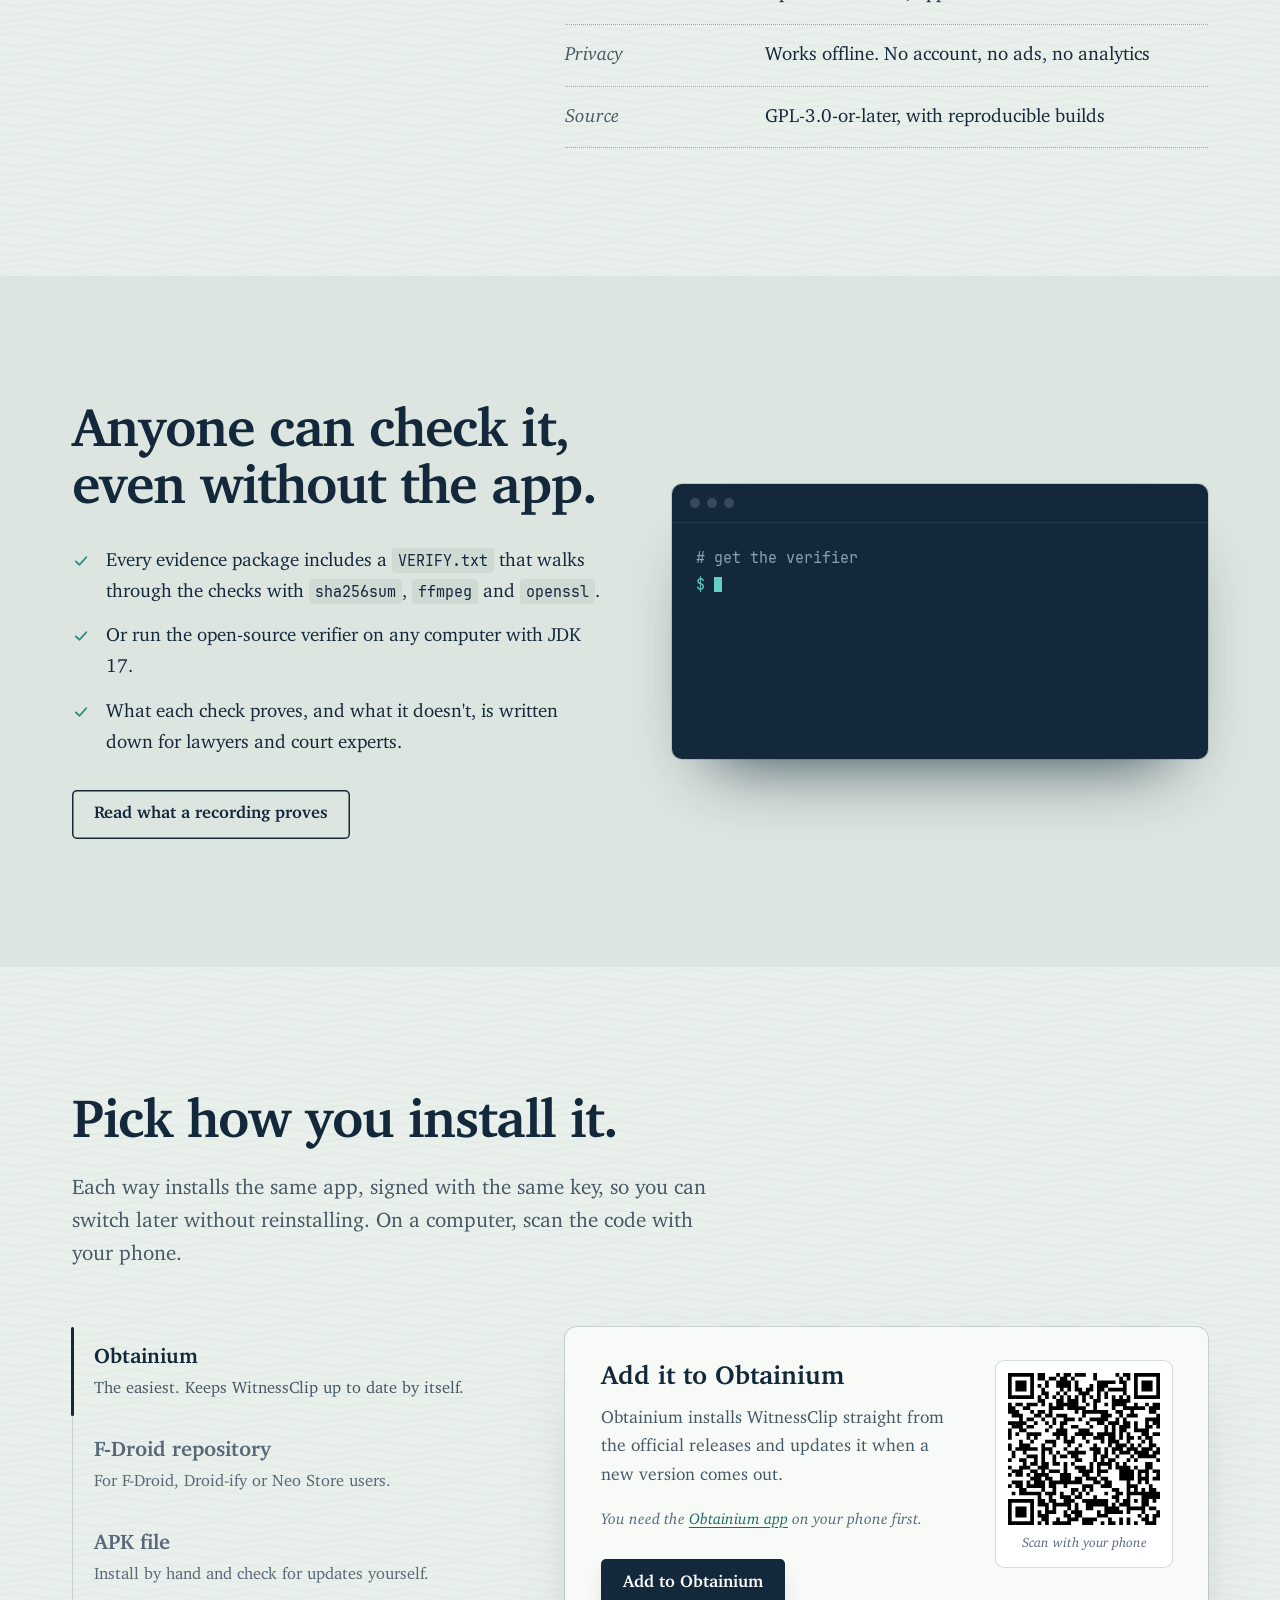
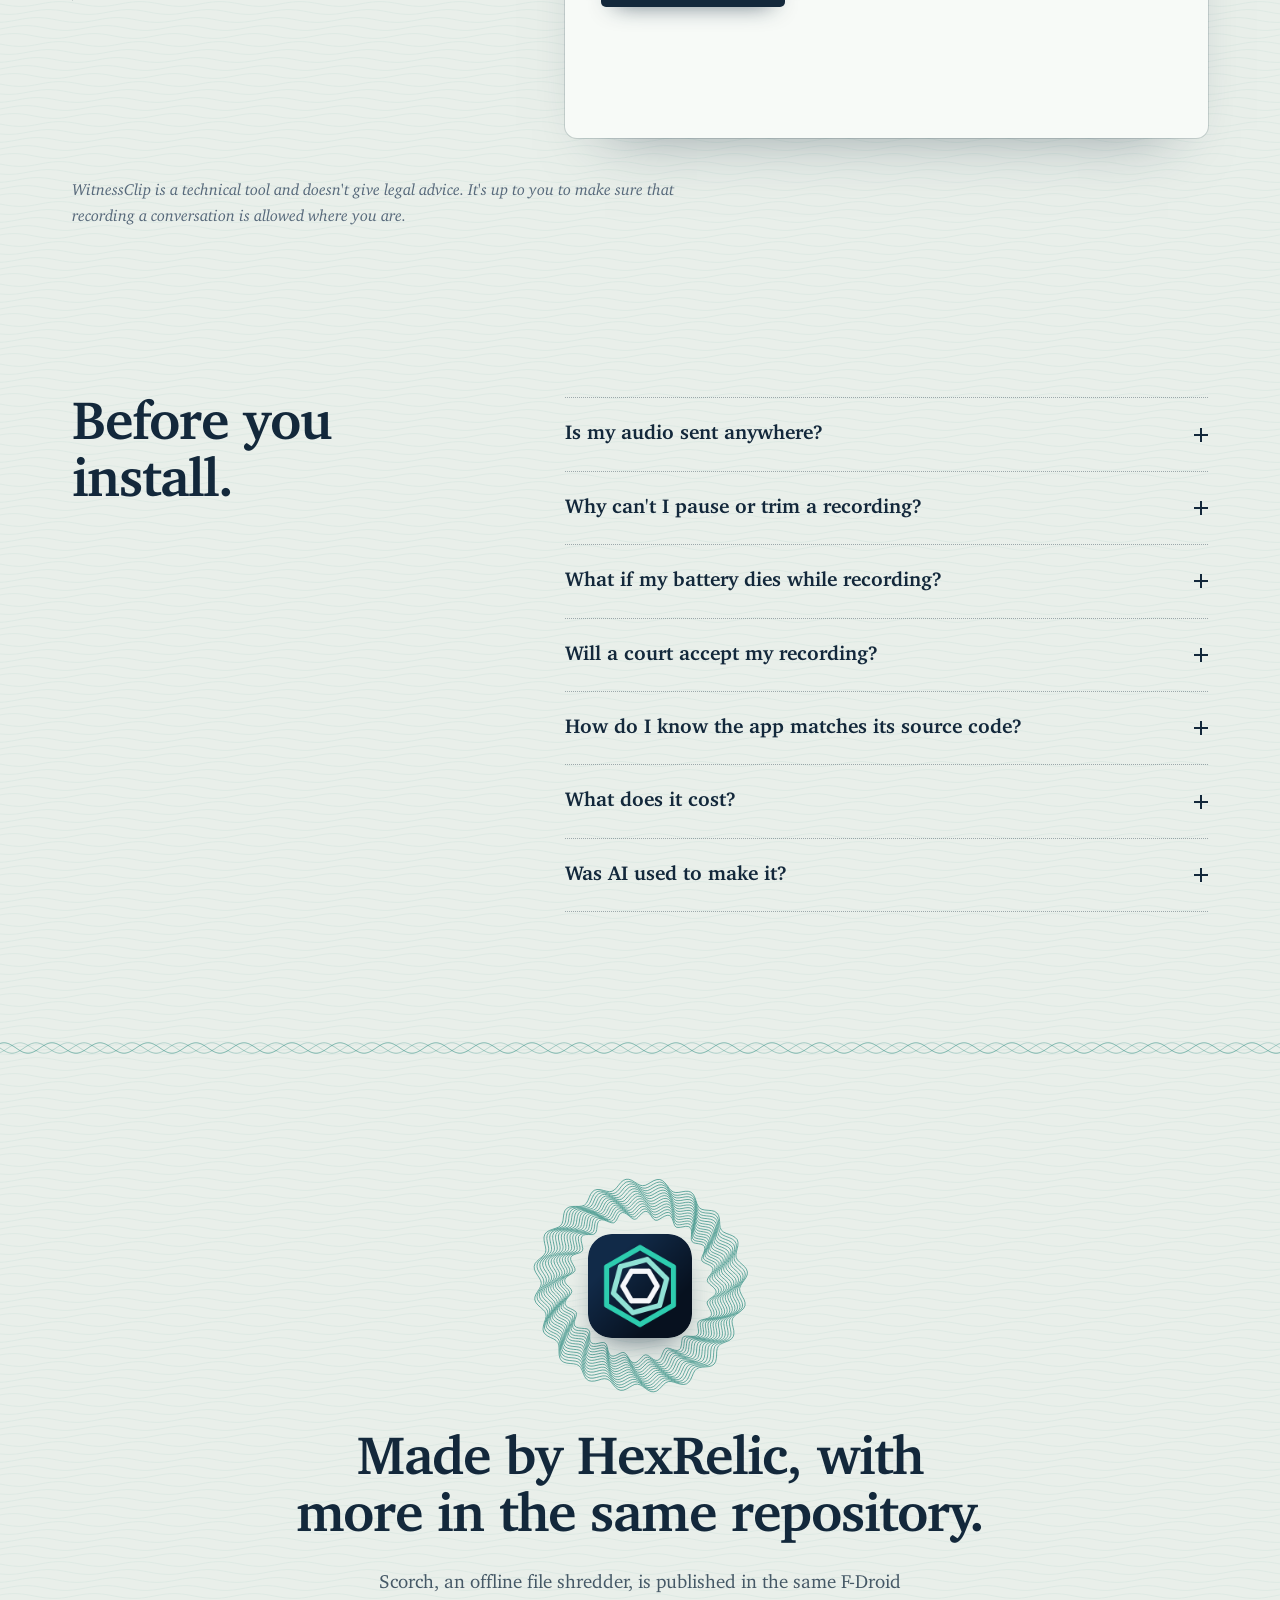
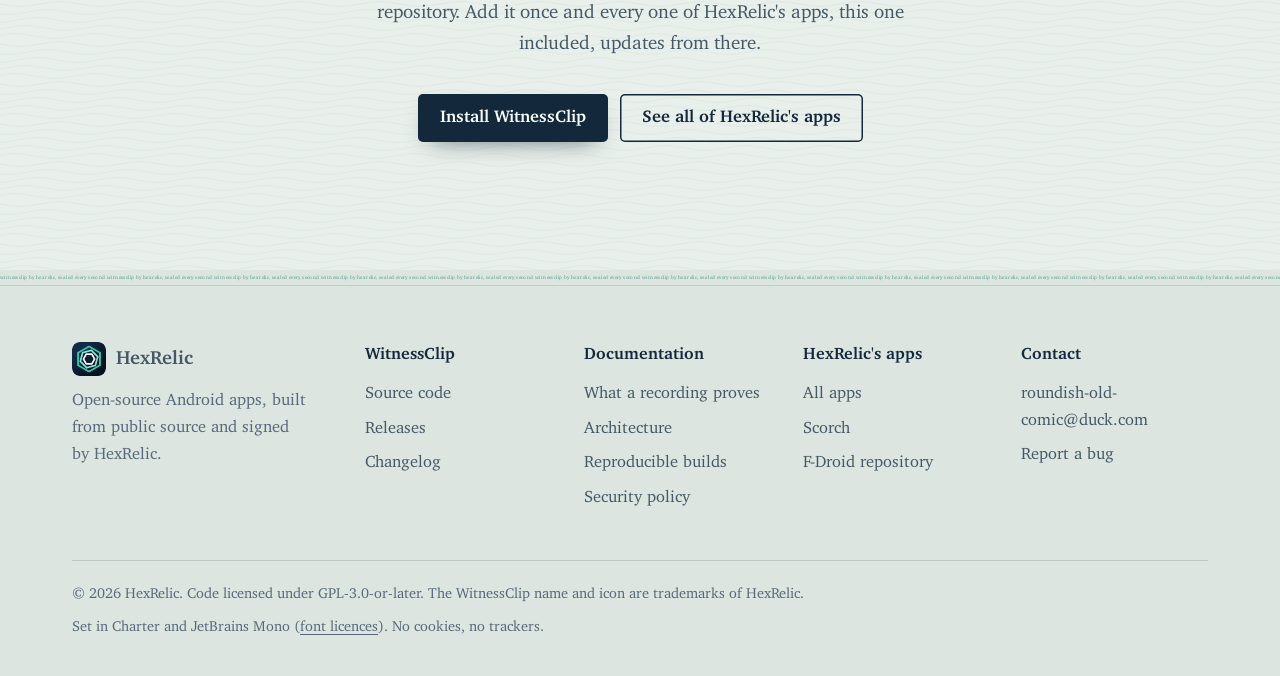
<file: witnessclip/index.html>
<!doctype html>
<html lang="en">
<head>
<meta charset="utf-8">
<meta name="viewport" content="width=device-width, initial-scale=1">
<title>WitnessClip: Android voice recorder for verifiable evidence | HexRelic</title>
<meta name="description" content="WitnessClip is a free, open-source Android voice recorder that seals every recording with hardware signatures and EU qualified timestamps, so anyone can check it hasn't been edited.">
<link rel="canonical" href="https://hexrelic.github.io/witnessclip/">
<link rel="alternate" hreflang="en" href="https://hexrelic.github.io/witnessclip/">
<link rel="alternate" hreflang="it" href="https://hexrelic.github.io/it/witnessclip/">
<link rel="alternate" hreflang="x-default" href="https://hexrelic.github.io/witnessclip/">
<link rel="icon" type="image/png" href="/favicon.png">
<meta name="theme-color" content="#e9efea" media="(prefers-color-scheme: light)">
<meta name="theme-color" content="#0f1c28" media="(prefers-color-scheme: dark)">

<meta property="og:type" content="website">
<meta property="og:site_name" content="HexRelic">
<meta property="og:locale" content="en_GB">
<meta property="og:locale:alternate" content="it_IT">
<meta property="og:title" content="WitnessClip: recordings that prove themselves">
<meta property="og:description" content="Free, open-source Android voice recorder that seals every recording so anyone can check it hasn't been edited.">
<meta property="og:url" content="https://hexrelic.github.io/witnessclip/">
<meta property="og:image" content="https://hexrelic.github.io/assets/og-image.png">
<meta property="og:image:width" content="1024">
<meta property="og:image:height" content="500">
<meta name="twitter:card" content="summary_large_image">

<script>
/* before the first paint: saved theme, and Italian for visitors whose browser asks for it */
(function () {
  var d = document.documentElement; d.classList.add("js");
  try {
    var t = localStorage.getItem("theme"); if (t) d.dataset.theme = t;
    var l = localStorage.getItem("lang"), n = (navigator.languages && navigator.languages[0]) || navigator.language || "";
    if (l === "it" || (!l && /^it\b/i.test(n))) location.replace("/it/witnessclip/" + location.hash);
  } catch (e) {}
})();
</script>
<link rel="preload" href="/fonts/charter-bold.woff2" as="font" type="font/woff2" crossorigin>
<link rel="preload" href="/fonts/charter-regular.woff2" as="font" type="font/woff2" crossorigin>
<link rel="stylesheet" href="/assets/site.css">

<script type="application/ld+json">
{
  "@context": "https://schema.org",
  "@type": "SoftwareApplication",
  "name": "WitnessClip",
  "operatingSystem": "Android 9+",
  "applicationCategory": "UtilitiesApplication",
  "description": "Android voice recorder that seals every recording with hardware signatures and EU qualified timestamps, so anyone can check it hasn't been edited.",
  "url": "https://hexrelic.github.io/witnessclip/",
  "image": "https://hexrelic.github.io/assets/witnessclip-icon.png",
  "screenshot": "https://hexrelic.github.io/assets/shot-1.webp",
  "downloadUrl": "https://github.com/HexRelic/WitnessClip/releases",
  "softwareVersion": "0.1.0",
  "inLanguage": ["en", "it"],
  "license": "https://www.gnu.org/licenses/gpl-3.0.html",
  "isAccessibleForFree": true,
  "offers": { "@type": "Offer", "price": "0", "priceCurrency": "EUR" },
  "author": { "@type": "Person", "name": "HexRelic", "url": "https://github.com/HexRelic" }
}
</script>
</head>
<body>

<header class="top" id="top-bar">
  <div class="wrap">
    <a class="brand" href="/"><img src="/assets/hexrelic-seal.png" width="256" height="256" alt="">HexRelic</a>
    <nav aria-label="Main">
      <a href="#how">How it works</a>
      <a href="#try">Try it</a>
      <a href="#faq">Questions</a>
      <a class="keep" href="https://github.com/HexRelic/WitnessClip">Source code</a>
    </nav>
    <div class="prefs">
      <a class="lang" href="/it/witnessclip/" hreflang="it" lang="it" data-lang="it" title="Leggi in italiano" aria-label="Leggi in italiano">IT</a>
      <button class="theme" id="theme" type="button" aria-label="Switch theme">
        <svg class="moon" viewBox="0 0 24 24" aria-hidden="true"><path d="M20 14.5A8 8 0 0 1 9.5 4a8 8 0 1 0 10.5 10.5z"/></svg>
        <svg class="sun" viewBox="0 0 24 24" aria-hidden="true"><circle cx="12" cy="12" r="4"/><path d="M12 2.5v2M12 19.5v2M2.5 12h2M19.5 12h2M5.3 5.3l1.4 1.4M17.3 17.3l1.4 1.4M5.3 18.7l1.4-1.4M17.3 6.7l1.4-1.4"/></svg>
      </button>
    </div>
    <a class="btn btn-ink btn-sm" href="#install">Install</a>
  </div>
</header>

<main>

  <!-- hero -->
  <div class="hero">
    <div class="wrap">
      <div>
        <div class="app"><img src="/assets/witnessclip-icon.png" width="192" height="192" alt=""><span><b>WitnessClip</b> for Android, version 0.1.0</span></div>
        <h1><span>Recordings that</span> <span>prove themselves.</span></h1>
        <p class="lead">A voice recorder for conversations you take part in. It seals the audio while you
          record, so anyone can later check that nothing was changed and when it was made, without the app and
          without taking anyone's word for it.</p>
        <div class="ctas">
          <a class="btn btn-ink" href="#install"><svg viewBox="0 0 24 24" aria-hidden="true"><path d="M12 4v11M7 10.5l5 5 5-5M5 20h14"/></svg>Install it free</a>
          <a class="btn btn-line" href="#try">Try to edit one</a>
        </div>
        <p class="fine">Free and open source. No account. Android 9 or newer, in English and Italian.</p>
      </div>

      <figure class="hero-visual" id="hero-visual">
        <svg class="watermark" viewBox="-320 -320 640 640" aria-hidden="true"><g id="watermark"></g></svg>
        <div class="phone"><img src="/assets/screen-record.webp" width="564" height="1197" fetchpriority="high"
          alt="WitnessClip home screen: a big record button, the chosen microphone, and recent recordings marked Sealed"></div>
        <div class="chip" aria-hidden="true"><svg viewBox="0 0 24 24"><path d="M5 12.5 10 17l9-10"/></svg>Lossless 24-bit FLAC</div>
        <div class="live" aria-hidden="true">
          <div class="live-top"><span class="rec"><i></i>Recording</span><span class="live-clock" id="live-clock">0:00</span></div>
          <div class="live-wave" id="live-wave"></div>
          <ul class="live-log" id="live-log"></ul>
        </div>
      </figure>
    </div>
  </div>

  <div class="band" aria-hidden="true"></div>

  <div class="statement">
    <div class="wrap">
      <p>A normal audio file can be cut, spliced or re-dated with free software, and the result looks exactly
        like the original. WitnessClip records the proof together with the sound, so the first question about any
        recording, “has it been edited?”, has an answer.</p>
    </div>
  </div>

  <!-- how it works -->
  <section class="sec" id="how">
    <div class="wrap">
      <h2>Sealed while you record, not afterwards.</h2>
      <p class="lede">Here is the first minute of a recording, as WitnessClip writes it.</p>

      <div class="chart" id="chart">
        <div class="chart-head"><span>recording.flac</span><span id="chart-state"><b>0:00</b> recorded</span></div>
        <div class="paper" id="paper">
          <svg class="trace" viewBox="0 0 1200 140" preserveAspectRatio="none" aria-hidden="true">
            <defs><clipPath id="trace-clip"><rect id="trace-rect" x="0" y="0" width="0" height="140"/></clipPath></defs>
            <path id="trace-path" clip-path="url(#trace-clip)" d=""/>
          </svg>
          <div class="pen" id="pen" style="left:0"></div>
        </div>
        <div class="axis"><span>0:00</span><span>0:10</span><span>0:20</span><span>0:30</span><span>0:40</span><span>0:50</span><span>1:00</span></div>
        <div class="legend" aria-hidden="true"><span><i class="ts"></i>certified time</span><span><i></i>signed</span></div>
      </div>

      <div class="cadence">
        <div>
          <h3>Every second</h3>
          <p>As soon as a second of audio is captured, it is hashed with SHA-256 and chained to the ones before it
            in a Merkle tree.</p>
        </div>
        <div>
          <h3>Every ten seconds</h3>
          <p>A key in the phone's secure hardware signs the chain. The key is made for this recording only, can't
            be copied out of the phone, and is destroyed once the recording is sealed.</p>
        </div>
        <div>
          <h3>At the start, every five minutes, at the stop</h3>
          <p>EU qualified timestamp services (Sectigo, ACCV and Izenpe) certify the time. Only a hash is sent,
            never the audio, and no account is needed.</p>
        </div>
      </div>
    </div>
  </section>

  <!-- try it -->
  <section class="sec try" id="try">
    <div class="wrap">
      <div>
        <h2>Try to edit one.</h2>
        <p class="lede">This is a 30-second recording and its seal. Pick any second to change it, the way someone
          with an audio editor might. The check points to the exact second that no longer matches.</p>
        <p class="hint">The real file is ordinary FLAC that plays in any player. The proof travels inside it.</p>
      </div>
      <div class="bench">
        <div class="bench-top"><b>recording.flac</b><span>30 seconds, 48 kHz, 24-bit</span></div>
        <div class="mini-box">
          <svg class="rosette" viewBox="-170 -170 340 340" aria-hidden="true">
            <g class="rings" id="mini-rings"></g>
            <circle class="disc" r="50"/>
          </svg>
          <div class="mini-dial" aria-hidden="true"><span><b id="mini-n">30</b>of 30 match</span></div>
          <div class="stamp" id="stamp" aria-hidden="true"></div>
        </div>
        <div class="wave" id="wave" role="group" aria-label="Seconds of the recording. Activate one to edit it."></div>
        <div class="wave-axis" aria-hidden="true"><span>0:00</span><span>0:10</span><span>0:20</span><span>0:30</span></div>
        <div class="verdict" id="verdict" aria-live="polite">
          <svg viewBox="0 0 24 24" id="v-icon" aria-hidden="true"><path d="M12 3l7.5 3v5.5c0 4.6-3.2 8.3-7.5 9.5-4.3-1.2-7.5-4.9-7.5-9.5V6z"/><path d="M8.5 12l2.5 2.5 4.5-5"/></svg>
          <span class="msg" id="v-msg">All 30 seconds match their seals. The recording is intact.</span>
          <button type="button" id="v-reset" hidden>Undo edits</button>
        </div>
      </div>
    </div>
  </section>

  <!-- screens -->
  <section class="sec screens">
    <div class="wrap">
      <h2>One button to start. The rest happens on its own.</h2>
      <div class="viewer-wrap">
        <div class="tabs" role="tablist" aria-label="Screens of the app" aria-orientation="vertical" id="shot-tabs">
          <span class="ind" aria-hidden="true"></span>
          <button role="tab" id="st-1" aria-controls="sf-1" aria-selected="true"><b>Recording</b><span>Tap once to record. Every recording on the home screen shows its seal.</span></button>
          <button role="tab" id="st-2" aria-controls="sf-2" aria-selected="false" tabindex="-1"><b>Sealing</b><span>Each second is hashed and chained as it is recorded, and signed every ten seconds.</span></button>
          <button role="tab" id="st-3" aria-controls="sf-3" aria-selected="false" tabindex="-1"><b>Certified time</b><span>Qualified timestamps at the start, every five minutes and at the end.</span></button>
          <button role="tab" id="st-4" aria-controls="sf-4" aria-selected="false" tabindex="-1"><b>Checking</b><span>Check a recording in the app, or on any computer with free tools.</span></button>
          <button role="tab" id="st-5" aria-controls="sf-5" aria-selected="false" tabindex="-1"><b>Privacy</b><span>No account, no ads, no tracking. Recordings stay on your phone.</span></button>
        </div>
        <div class="viewer">
          <figure class="active" id="sf-1" role="tabpanel" aria-labelledby="st-1"><img src="/assets/shot-1.webp" width="432" height="768" loading="lazy" alt="Home screen with the record button and a list of sealed recordings"><figcaption><b>Recording</b>Tap once to record. Every recording shows its seal.</figcaption></figure>
          <figure id="sf-2" role="tabpanel" aria-labelledby="st-2"><img src="/assets/shot-2.webp" width="432" height="768" loading="lazy" alt="Recording screen with a hash for every second"><figcaption><b>Sealing</b>Every second hashed and chained, signed every ten seconds.</figcaption></figure>
          <figure id="sf-3" role="tabpanel" aria-labelledby="st-3"><img src="/assets/shot-3.webp" width="432" height="768" loading="lazy" alt="Certified times from EU qualified services"><figcaption><b>Certified time</b>Qualified timestamps at the start, every five minutes and at the end.</figcaption></figure>
          <figure id="sf-4" role="tabpanel" aria-labelledby="st-4"><img src="/assets/shot-4.webp" width="432" height="768" loading="lazy" alt="Checking a recording: original recording, not a single sample changed"><figcaption><b>Checking</b>In the app, or on any computer with free tools.</figcaption></figure>
          <figure id="sf-5" role="tabpanel" aria-labelledby="st-5"><img src="/assets/shot-5.webp" width="432" height="768" loading="lazy" alt="Settings: no account, no ads, no tracking, works offline"><figcaption><b>Privacy</b>No account, no ads, no tracking.</figcaption></figure>
        </div>
      </div>
    </div>
  </section>

  <!-- spec -->
  <section class="sec" id="features" style="padding-top:40px">
    <div class="wrap spec-wrap">
      <div>
        <h2>Built for one job.</h2>
        <p class="lede">Nothing that could weaken a recording when someone questions it.</p>
      </div>
      <dl class="spec">
        <div><dt>Audio</dt><dd>Lossless FLAC, 48 kHz and 24-bit, mono or stereo</dd></div>
        <div><dt>Microphones</dt><dd>Phone, wired, USB or Bluetooth</dd></div>
        <div><dt>Screen off</dt><dd>Keeps recording. Interruptions are written into the seal, not hidden</dd></div>
        <div><dt>Editing</dt><dd>None, on purpose. Start, stop, mark a moment, add a note</dd></div>
        <div><dt>Crashes</dt><dd>If the app is killed or the battery dies, everything up to the last second is recovered and sealed</dd></div>
        <div><dt>Export</dt><dd>PDF/A report and ASiC-E evidence package, with optional split export for court filing systems</dd></div>
        <div><dt>Checking</dt><dd>Verifier built into the app, plus a command-line one for computers</dd></div>
        <div><dt>Discretion</dt><dd>Optional location, app lock and discreet screen</dd></div>
        <div><dt>Privacy</dt><dd>Works offline. No account, no ads, no analytics</dd></div>
        <div><dt>Source</dt><dd>GPL-3.0-or-later, with reproducible builds</dd></div>
      </dl>
    </div>
  </section>

  <!-- verify -->
  <section class="sec verify">
    <div class="wrap">
      <div>
        <h2>Anyone can check it, even without the app.</h2>
        <ul class="ticks">
          <li><svg viewBox="0 0 24 24" aria-hidden="true"><path d="M5 12.5 10 17l9-10"/></svg><span>Every evidence package includes a <code>VERIFY.txt</code> that walks through the checks with <code>sha256sum</code>, <code>ffmpeg</code> and <code>openssl</code>.</span></li>
          <li><svg viewBox="0 0 24 24" aria-hidden="true"><path d="M5 12.5 10 17l9-10"/></svg><span>Or run the open-source verifier on any computer with JDK 17.</span></li>
          <li><svg viewBox="0 0 24 24" aria-hidden="true"><path d="M5 12.5 10 17l9-10"/></svg><span>What each check proves, and what it doesn't, is written down for lawyers and court experts.</span></li>
        </ul>
        <a class="btn btn-line" href="https://github.com/HexRelic/WitnessClip/blob/HEAD/docs/TRIAL-GUARANTEES.md">Read what a recording proves</a>
      </div>
      <div class="term" role="img" aria-label="Commands to check a recording on a computer: clone the WitnessClip repository, then run the verifier on recording.flac">
        <div class="term-bar"><i></i><i></i><i></i></div>
<pre id="term"><span class="c"># get the verifier</span>
<span class="p">$ </span>git clone https://github.com/HexRelic/WitnessClip
<span class="p">$ </span>cd WitnessClip

<span class="c"># check a recording</span>
<span class="p">$ </span>./gradlew :core:run --args="recording.flac"
<span class="p">$ </span><span class="cursor"></span></pre>
      </div>
    </div>
  </section>

  <!-- install -->
  <section class="sec" id="install">
    <div class="wrap">
      <h2>Pick how you install it.</h2>
      <p class="lede">Each way installs the same app, signed with the same key, so you can switch later without
        reinstalling. On a computer, scan the code with your phone.</p>

      <div class="installer">
        <div class="tabs" role="tablist" aria-label="Ways to install" aria-orientation="vertical" id="way-tabs">
          <span class="ind" aria-hidden="true"></span>
          <button role="tab" id="wt-1" aria-controls="wp-1" aria-selected="true"><b>Obtainium</b><span>The easiest. Keeps WitnessClip up to date by itself.</span></button>
          <button role="tab" id="wt-2" aria-controls="wp-2" aria-selected="false" tabindex="-1"><b>F-Droid repository</b><span>For F-Droid, Droid-ify or Neo Store users.</span></button>
          <button role="tab" id="wt-3" aria-controls="wp-3" aria-selected="false" tabindex="-1"><b>APK file</b><span>Install by hand and check for updates yourself.</span></button>
        </div>
        <div class="panels">
          <div class="panel" id="wp-1" role="tabpanel" aria-labelledby="wt-1">
            <div>
              <h3>Add it to Obtainium</h3>
              <p>Obtainium installs WitnessClip straight from the official releases and updates it when a new
                version comes out.</p>
              <p class="note">You need the <a href="https://obtainium.imranr.dev/">Obtainium app</a> on your phone first.</p>
              <a class="btn btn-ink" href="https://apps.obtainium.imranr.dev/redirect?r=obtainium://add/https://github.com/HexRelic/WitnessClip">Add to Obtainium</a>
            </div>
            <div class="qr"><img src="/assets/qr-obtainium.svg" width="168" height="168" alt="QR code: add WitnessClip to Obtainium"><span>Scan with your phone</span></div>
          </div>
          <div class="panel" id="wp-2" role="tabpanel" aria-labelledby="wt-2" hidden>
            <div>
              <h3>Add the HexRelic repository</h3>
              <p>Add it once in F-Droid, Droid-ify or Neo Store. WitnessClip then updates like any other app, and
                HexRelic's future apps appear there too.</p>
              <p class="note">Your app store will show this fingerprint. It should match:</p>
              <div class="fp"><code id="fp">BB1709DC3912D984DF24876838BCF2A168500F2072516125BA6C3BF942E1731E</code><button type="button" id="fp-copy" data-copy="fp">Copy</button></div>
              <a class="btn btn-ink" href="https://fdroid.link/#https://hexrelic.github.io/fdroid/repo?fingerprint=BB1709DC3912D984DF24876838BCF2A168500F2072516125BA6C3BF942E1731E">Add the repository</a>
            </div>
            <div class="qr"><img src="/assets/qr-fdroid.svg" width="168" height="168" alt="QR code: add the HexRelic F-Droid repository"><span>Scan with your phone</span></div>
          </div>
          <div class="panel" id="wp-3" role="tabpanel" aria-labelledby="wt-3" hidden>
            <div>
              <h3>Download the APK</h3>
              <p>Get the APK from the releases page and open it on your phone. You'll need to check for new versions
                yourself.</p>
              <p class="note">You can compare the signing certificate with the one in the
                <a href="https://github.com/HexRelic/WitnessClip/blob/HEAD/docs/REPRODUCIBLE.md">build notes</a>.</p>
              <a class="btn btn-ink" href="https://github.com/HexRelic/WitnessClip/releases">Go to releases</a>
            </div>
            <div class="qr"><img src="/assets/qr-releases.svg" width="168" height="168" alt="QR code: WitnessClip releases page"><span>Scan with your phone</span></div>
          </div>
        </div>
      </div>
      <p class="legal-note">WitnessClip is a technical tool and doesn't give legal advice. It's up to you to make
        sure that recording a conversation is allowed where you are.</p>
    </div>
  </section>

  <!-- faq -->
  <section class="sec" id="faq" style="padding-top:40px">
    <div class="wrap faq-wrap">
      <h2>Before you install.</h2>
      <div class="faq">
        <details>
          <summary>Is my audio sent anywhere?<span class="x" aria-hidden="true"></span></summary>
          <p>No. To get a certified time, the app sends only a hash of the audio to the timestamp services, never
            the audio itself. Those services are free and need no account. Your recordings stay on your phone
            until you export them.</p>
        </details>
        <details>
          <summary>Why can't I pause or trim a recording?<span class="x" aria-hidden="true"></span></summary>
          <p>Because a gap or a cut is exactly what someone would question later. You can mark a moment or add a
            note instead, and interruptions are written into the seal rather than hidden.</p>
        </details>
        <details>
          <summary>What if my battery dies while recording?<span class="x" aria-hidden="true"></span></summary>
          <p>The recording isn't lost. Everything up to the last second is recovered and sealed the next time the
            app starts, and marked as interrupted. The same happens if the system closes the app.</p>
        </details>
        <details>
          <summary>Will a court accept my recording?<span class="x" aria-hidden="true"></span></summary>
          <p>That's for the court to decide. WitnessClip makes it possible to show that a file hasn't been changed
            and when it was made.
            <a href="https://github.com/HexRelic/WitnessClip/blob/HEAD/docs/TRIAL-GUARANTEES.md">What a recording proves</a>
            explains what each check establishes and what it doesn't. The app doesn't give legal advice, and it's
            up to you to make sure recording is allowed where you are.</p>
        </details>
        <details>
          <summary>How do I know the app matches its source code?<span class="x" aria-hidden="true"></span></summary>
          <p>Release builds are reproducible: building the same version from the public source gives a
            byte-identical app, so anyone can confirm the published app comes from that code.</p>
        </details>
        <details>
          <summary>What does it cost?<span class="x" aria-hidden="true"></span></summary>
          <p>Nothing. WitnessClip is free and open source under the GNU GPL, version 3 or later, with no ads and
            no in-app purchases.</p>
        </details>
        <details>
          <summary>Was AI used to make it?<span class="x" aria-hidden="true"></span></summary>
          <p>HexRelic develops the app with the help of large language models to speed up development, testing
            and fixes. The app itself contains no AI: recordings are never analysed, transcribed, enhanced or
            altered.</p>
        </details>
      </div>
    </div>
  </section>

  <div class="band" aria-hidden="true"></div>

  <!-- outro -->
  <section class="outro">
    <div class="wrap">
      <div class="outro-seal">
        <svg viewBox="-110 -110 220 220" aria-hidden="true"><g id="outro-rings"></g></svg>
        <img src="/assets/hexrelic-seal.png" width="256" height="256" alt="HexRelic seal">
      </div>
      <h2>Made by HexRelic, with more in the same repository.</h2>
      <p>Scorch, an offline file shredder, is published in the same F-Droid repository. Add it once and every one of
        HexRelic's apps, this one included, updates from there.</p>
      <div class="ctas">
        <a class="btn btn-ink" href="#install">Install WitnessClip</a>
        <a class="btn btn-line" href="/">See all of HexRelic's apps</a>
      </div>
    </div>
  </section>
</main>

<footer>
  <div class="micro" aria-hidden="true" id="micro" data-text="witnessclip by hexrelic, sealed every second "></div>
  <div class="wrap">
    <div class="foot">
      <div>
        <a class="brand" href="/"><img src="/assets/hexrelic-seal.png" width="256" height="256" alt="">HexRelic</a>
        <p>Open-source Android apps, built from public source and signed by HexRelic.</p>
      </div>
      <div>
        <h4>WitnessClip</h4>
        <ul>
          <li><a href="https://github.com/HexRelic/WitnessClip">Source code</a></li>
          <li><a href="https://github.com/HexRelic/WitnessClip/releases">Releases</a></li>
          <li><a href="https://github.com/HexRelic/WitnessClip/blob/HEAD/CHANGELOG.md">Changelog</a></li>
        </ul>
      </div>
      <div>
        <h4>Documentation</h4>
        <ul>
          <li><a href="https://github.com/HexRelic/WitnessClip/blob/HEAD/docs/TRIAL-GUARANTEES.md">What a recording proves</a></li>
          <li><a href="https://github.com/HexRelic/WitnessClip/blob/HEAD/docs/ARCHITECTURE.md">Architecture</a></li>
          <li><a href="https://github.com/HexRelic/WitnessClip/blob/HEAD/docs/REPRODUCIBLE.md">Reproducible builds</a></li>
          <li><a href="https://github.com/HexRelic/WitnessClip/blob/HEAD/SECURITY.md">Security policy</a></li>
        </ul>
      </div>
      <div>
        <h4>HexRelic's apps</h4>
        <ul>
          <li><a href="/">All apps</a></li>
          <li><a href="/scorch/">Scorch</a></li>
          <li><a href="/#add">F-Droid repository</a></li>
        </ul>
      </div>
      <div>
        <h4>Contact</h4>
        <ul>
          <li><a href="mailto:roundish-old-comic@duck.com">roundish-old-comic@duck.com</a></li>
          <li><a href="https://github.com/HexRelic/WitnessClip/issues">Report a bug</a></li>
        </ul>
      </div>
    </div>
    <div class="legal">
      <span>© 2026 HexRelic. Code licensed under GPL-3.0-or-later. The WitnessClip name and icon are trademarks of HexRelic.</span>
      <span>Set in Charter and JetBrains Mono (<a href="/fonts/LICENSES.txt">font licences</a>). No cookies, no trackers.</span>
    </div>
  </div>
</footer>

<script src="/assets/common.js"></script>
<script src="/assets/witnessclip.js"></script>
</body>
</html>
</file>
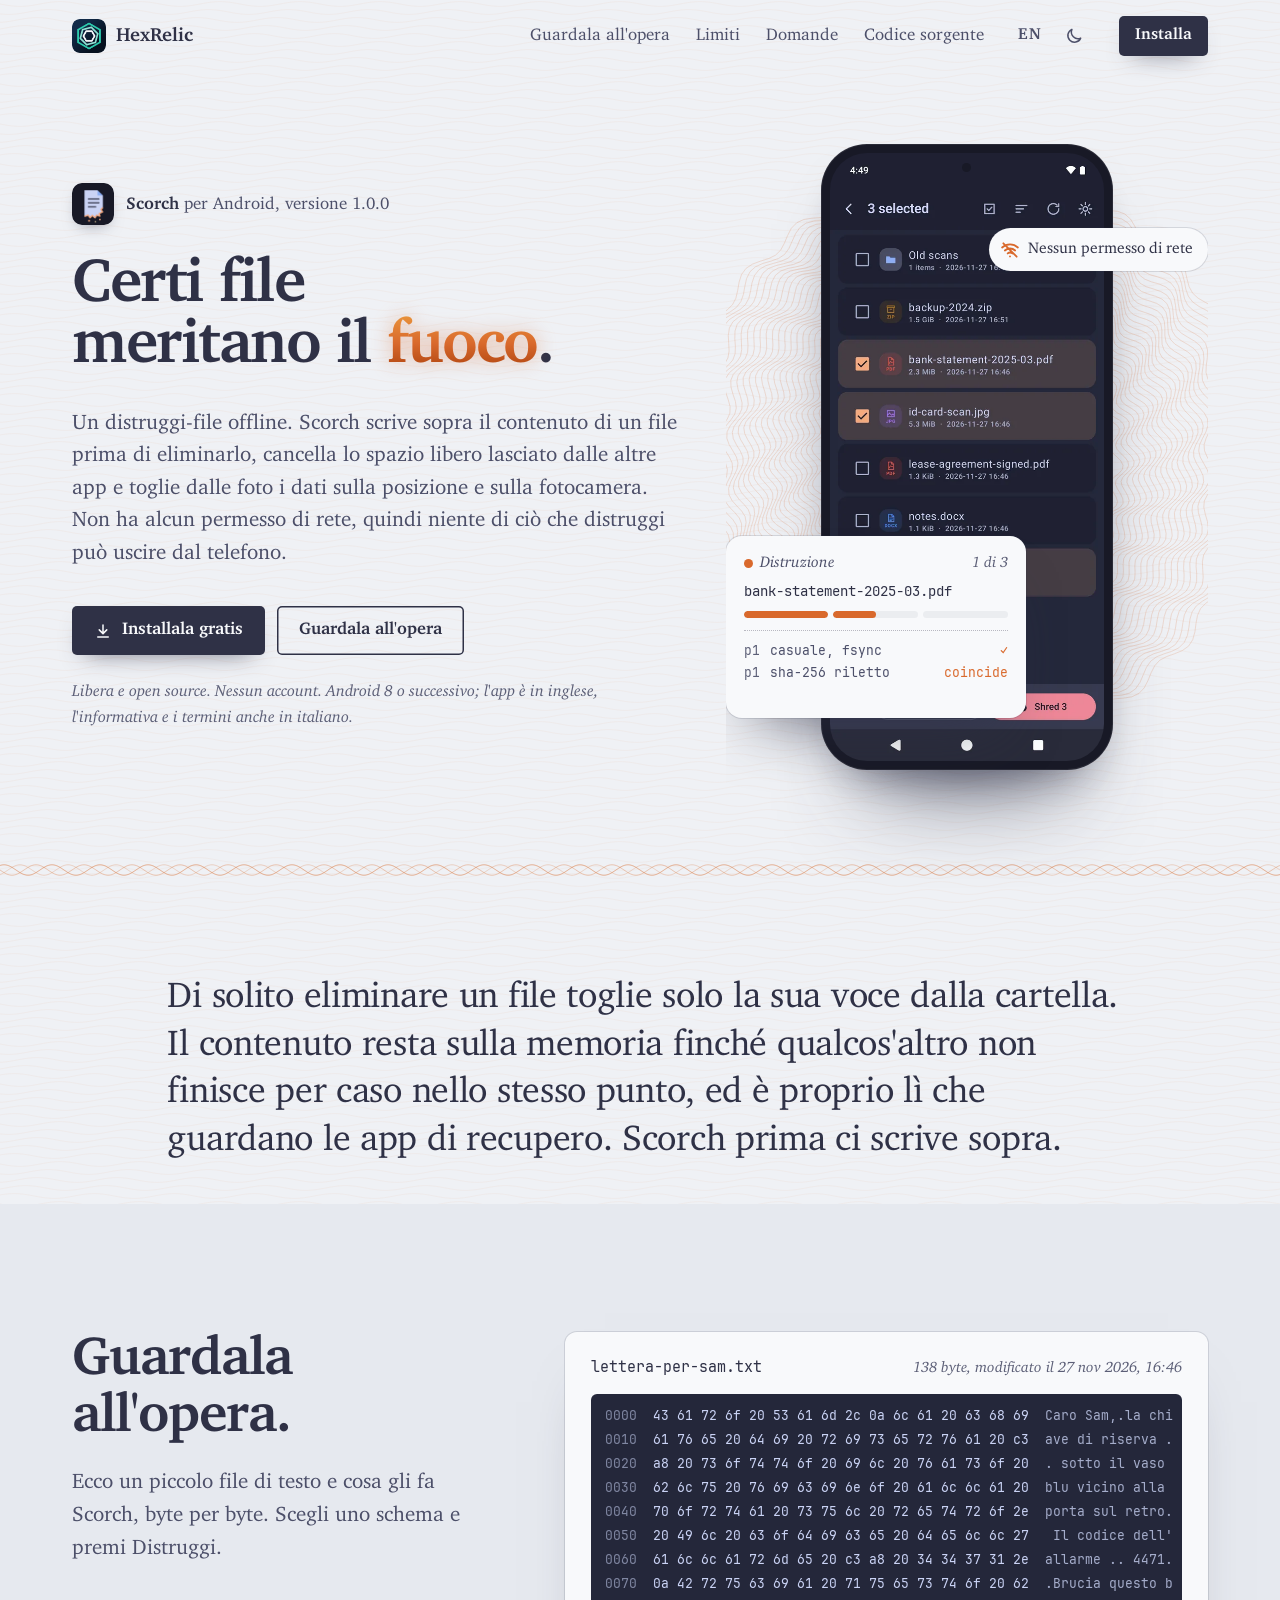
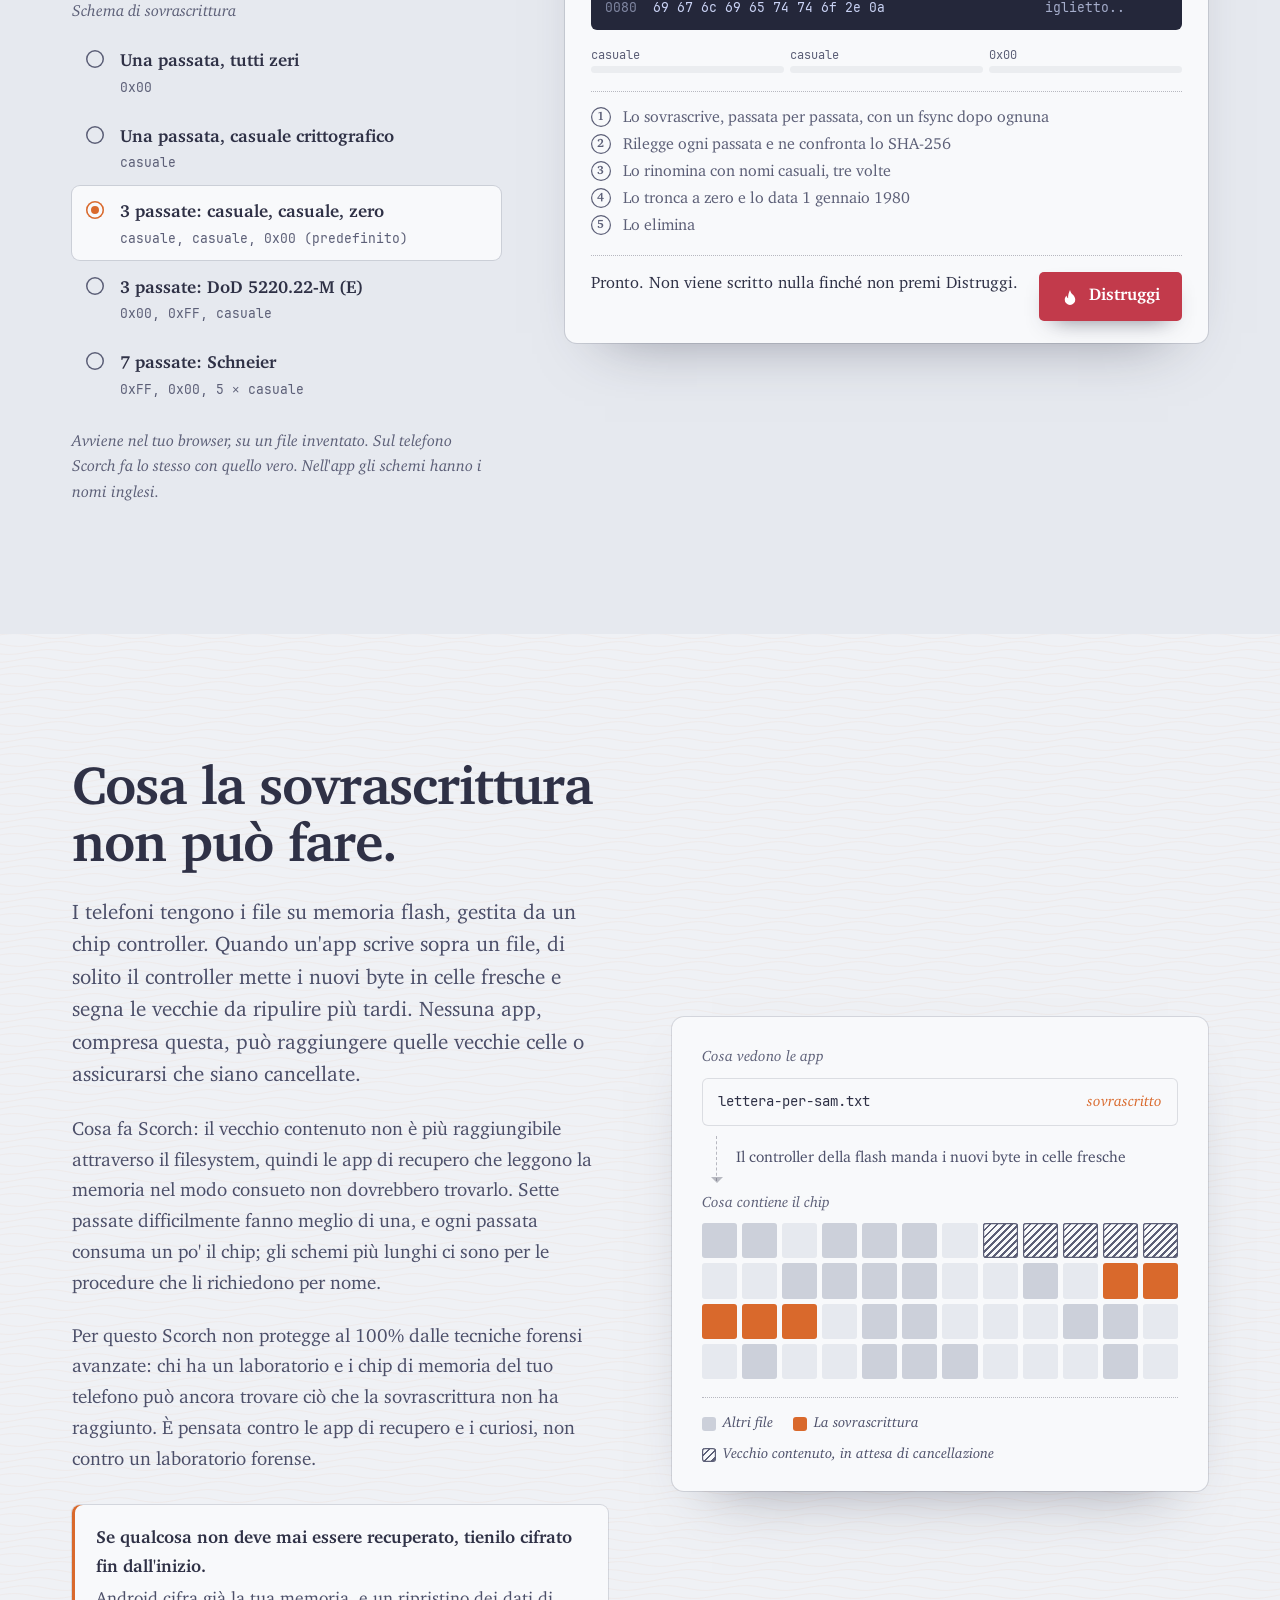
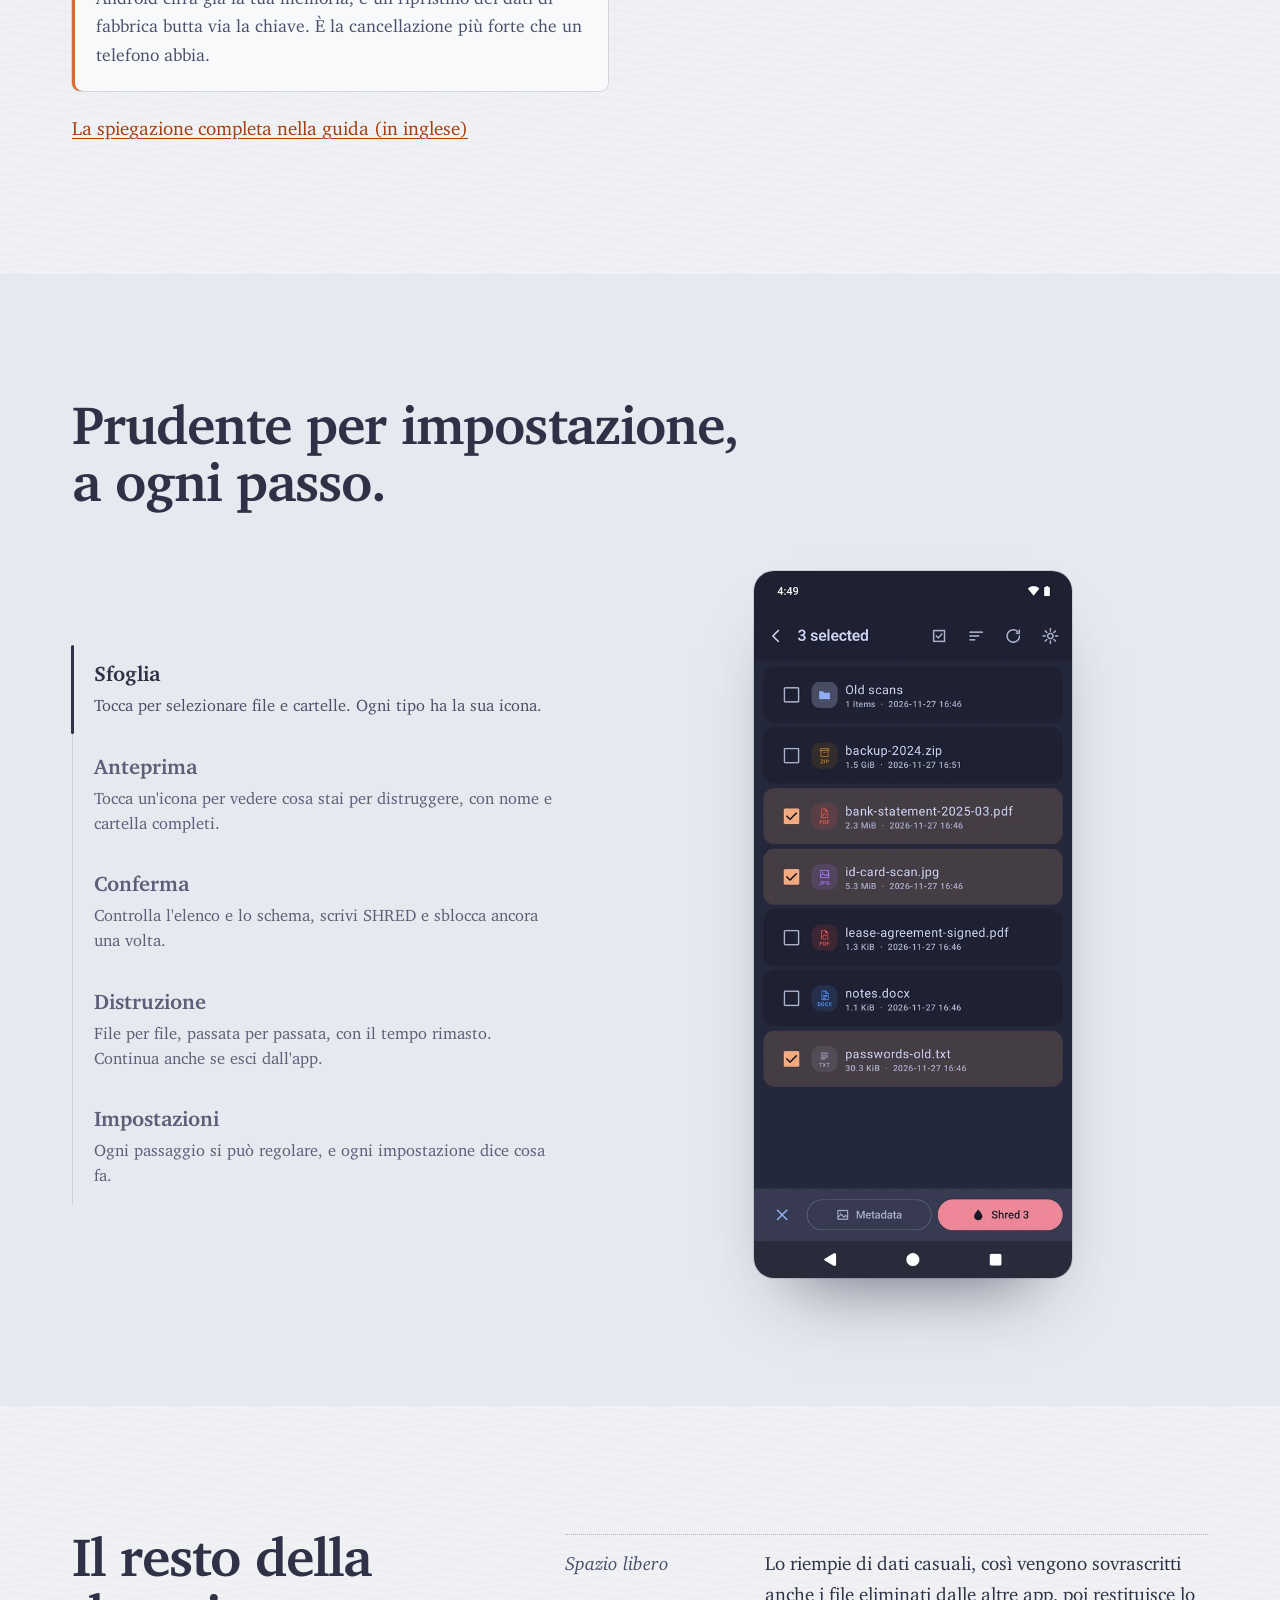
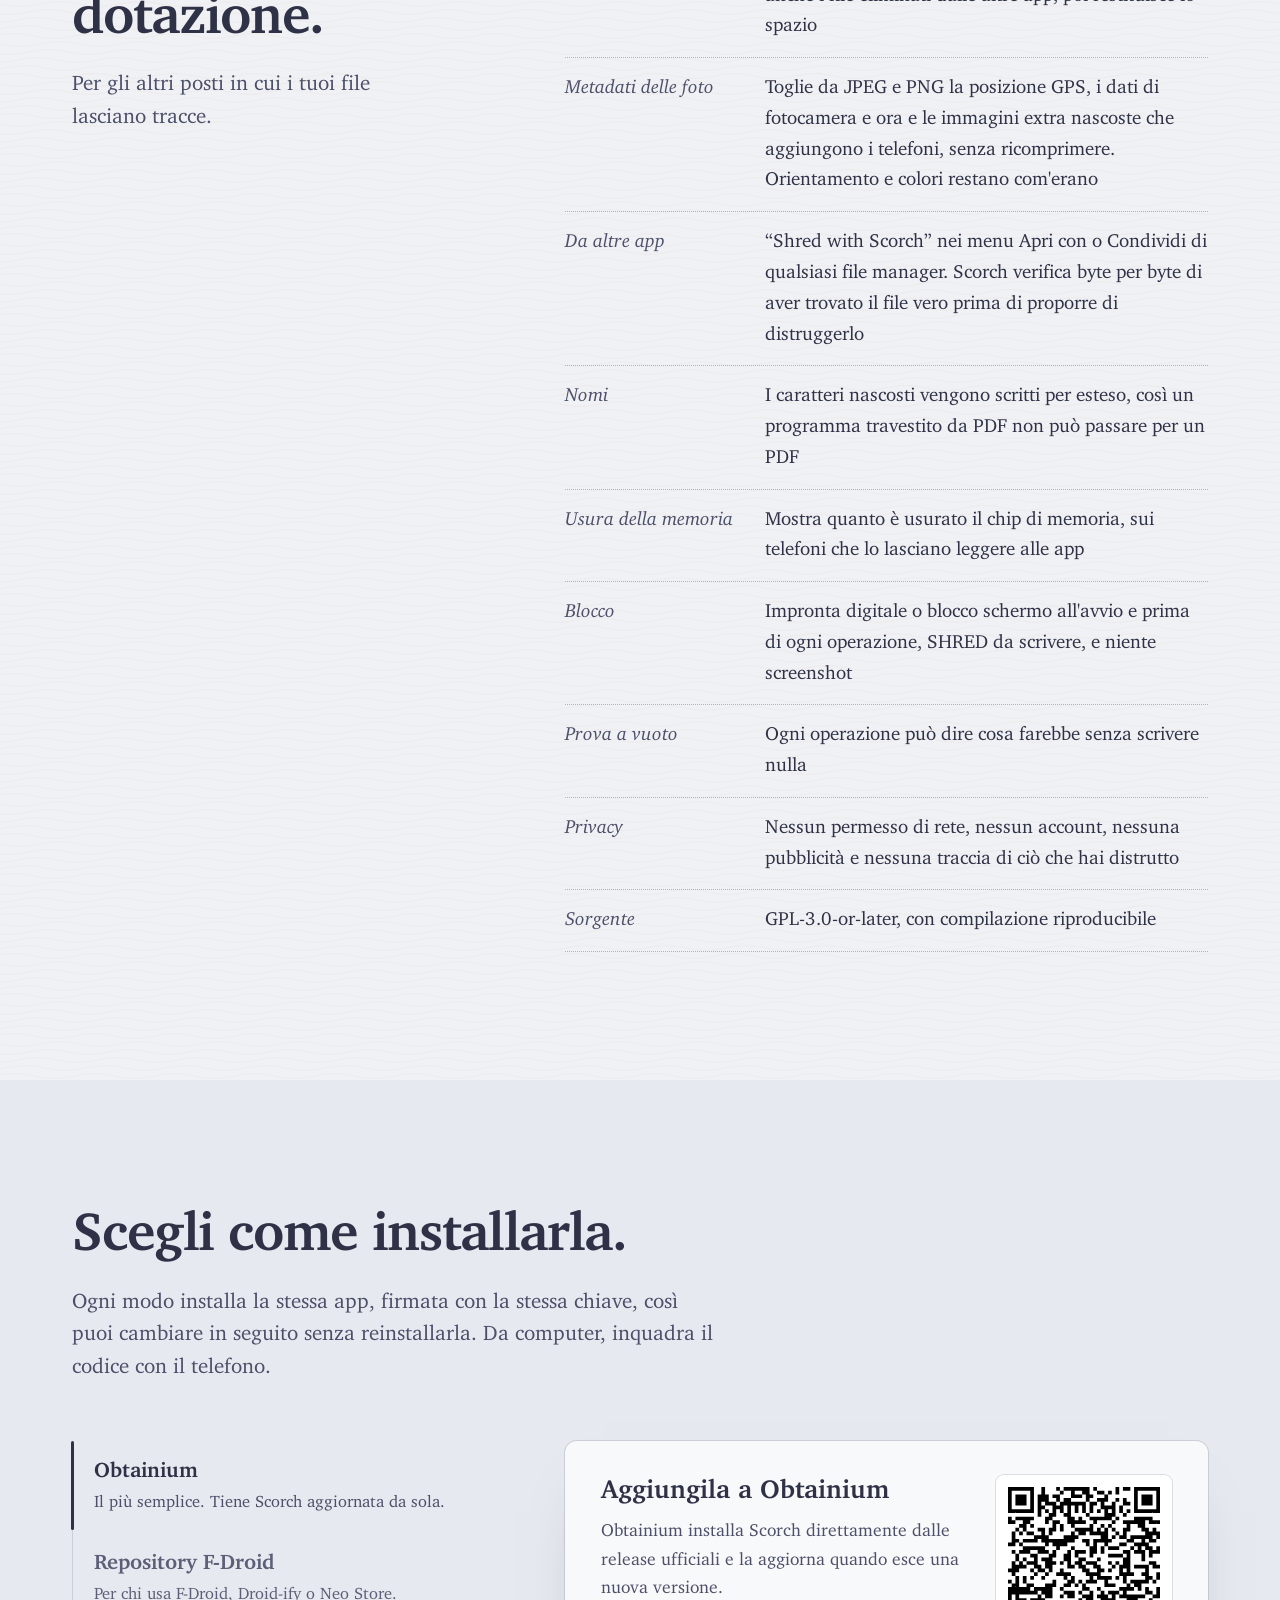
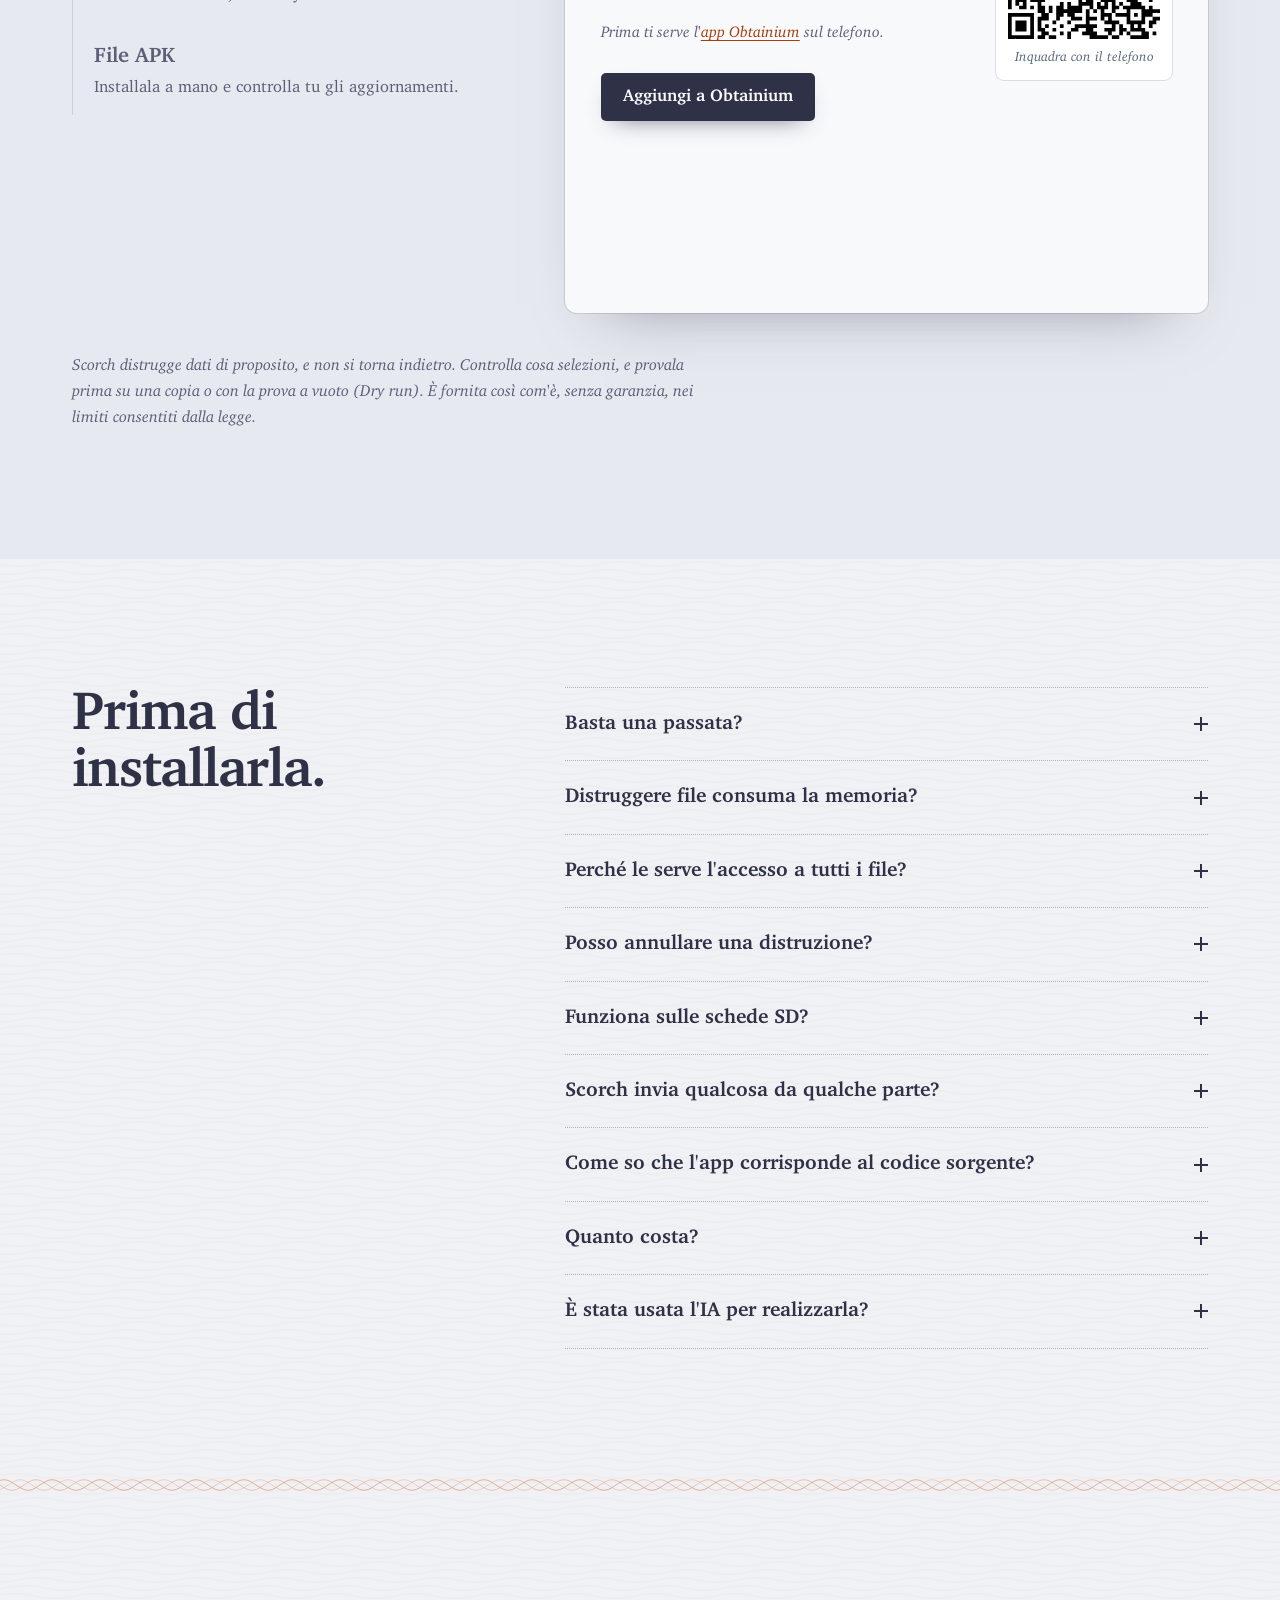
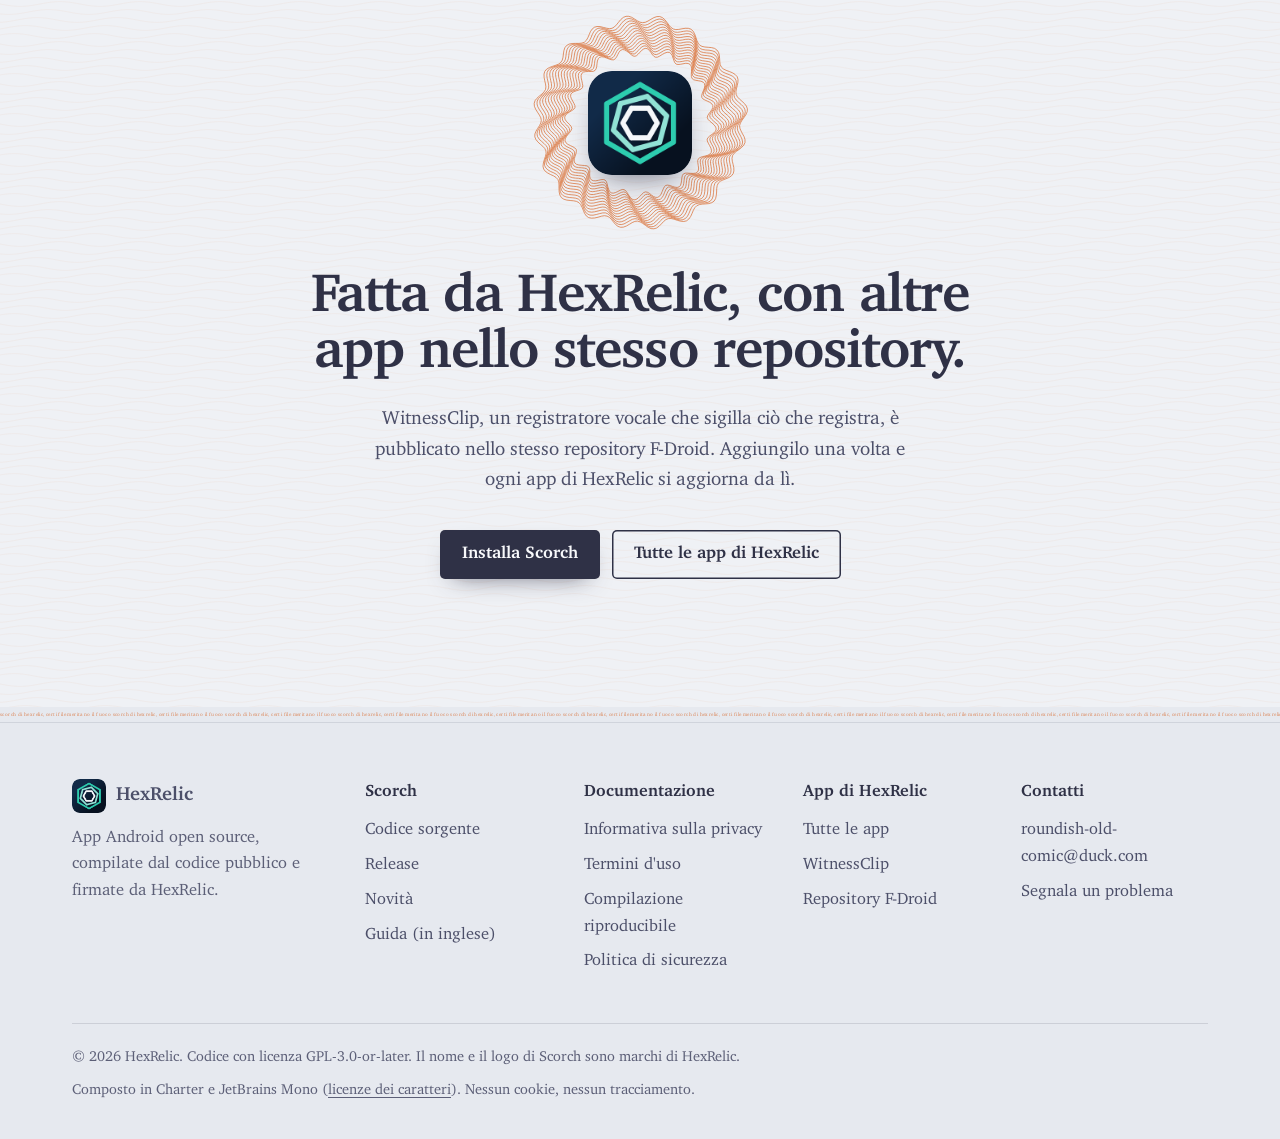
<file: it/scorch/index.html>
<!doctype html>
<html lang="it">
<head>
<meta charset="utf-8">
<meta name="viewport" content="width=device-width, initial-scale=1">
<title>Scorch: distruggi-file offline per Android | HexRelic</title>
<meta name="description" content="Scorch è un distruggi-file per Android, libero e open source. Sovrascrive i file prima di eliminarli, cancella lo spazio libero e toglie i metadati dalle foto, senza permesso di rete.">
<link rel="canonical" href="https://hexrelic.github.io/it/scorch/">
<link rel="alternate" hreflang="en" href="https://hexrelic.github.io/scorch/">
<link rel="alternate" hreflang="it" href="https://hexrelic.github.io/it/scorch/">
<link rel="alternate" hreflang="x-default" href="https://hexrelic.github.io/scorch/">
<link rel="icon" type="image/png" href="/assets/scorch/icon-192.png">
<meta name="theme-color" content="#eff1f5" media="(prefers-color-scheme: light)">
<meta name="theme-color" content="#1e2030" media="(prefers-color-scheme: dark)">

<meta property="og:type" content="website">
<meta property="og:site_name" content="HexRelic">
<meta property="og:locale" content="it_IT">
<meta property="og:locale:alternate" content="en_GB">
<meta property="og:title" content="Scorch: certi file meritano il fuoco">
<meta property="og:description" content="Distruggi-file per Android, libero e open source. Sovrascrive i file prima di eliminarli, cancella lo spazio libero, toglie i metadati dalle foto. Nessun permesso di rete.">
<meta property="og:url" content="https://hexrelic.github.io/it/scorch/">
<meta property="og:image" content="https://hexrelic.github.io/assets/scorch/og-image.png">
<meta property="og:image:width" content="1200">
<meta property="og:image:height" content="600">
<meta name="twitter:card" content="summary_large_image">

<script>
/* prima del primo disegno: tema salvato, e inglese per chi lo ha scelto */
(function () {
  var d = document.documentElement; d.classList.add("js");
  try {
    var t = localStorage.getItem("theme"); if (t) d.dataset.theme = t;
    if (localStorage.getItem("lang") === "en") location.replace("/scorch/" + location.hash);
  } catch (e) {}
})();
</script>
<link rel="preload" href="/fonts/charter-bold.woff2" as="font" type="font/woff2" crossorigin>
<link rel="preload" href="/fonts/charter-regular.woff2" as="font" type="font/woff2" crossorigin>
<link rel="stylesheet" href="/assets/site.css">
<link rel="stylesheet" href="/assets/scorch.css">

<script type="application/ld+json">
{
  "@context": "https://schema.org",
  "@type": "SoftwareApplication",
  "name": "Scorch",
  "operatingSystem": "Android 8+",
  "applicationCategory": "UtilitiesApplication",
  "description": "Distruggi-file offline per Android: sovrascrive i file prima di eliminarli, cancella lo spazio libero e toglie i metadati dalle foto. Nessun permesso di rete.",
  "url": "https://hexrelic.github.io/it/scorch/",
  "image": "https://hexrelic.github.io/assets/scorch/icon-512.png",
  "screenshot": "https://hexrelic.github.io/assets/scorch/browser.webp",
  "downloadUrl": "https://github.com/HexRelic/scorch/releases",
  "softwareVersion": "1.0.0",
  "inLanguage": "en",
  "license": "https://www.gnu.org/licenses/gpl-3.0.html",
  "isAccessibleForFree": true,
  "offers": { "@type": "Offer", "price": "0", "priceCurrency": "EUR" },
  "author": { "@type": "Person", "name": "HexRelic", "url": "https://github.com/HexRelic" }
}
</script>
</head>
<body>

<header class="top" id="top-bar">
  <div class="wrap">
    <a class="brand" href="/it/"><img src="/assets/hexrelic-seal.png" width="256" height="256" alt="">HexRelic</a>
    <nav aria-label="Principale">
      <a href="#watch">Guardala all'opera</a>
      <a href="#limits">Limiti</a>
      <a href="#faq">Domande</a>
      <a class="keep" href="https://github.com/HexRelic/scorch">Codice sorgente</a>
    </nav>
    <div class="prefs">
      <a class="lang" href="/scorch/" hreflang="en" lang="en" data-lang="en" title="Read in English" aria-label="Read in English">EN</a>
      <button class="theme" id="theme" type="button" aria-label="Cambia tema">
        <svg class="moon" viewBox="0 0 24 24" aria-hidden="true"><path d="M20 14.5A8 8 0 0 1 9.5 4a8 8 0 1 0 10.5 10.5z"/></svg>
        <svg class="sun" viewBox="0 0 24 24" aria-hidden="true"><circle cx="12" cy="12" r="4"/><path d="M12 2.5v2M12 19.5v2M2.5 12h2M19.5 12h2M5.3 5.3l1.4 1.4M17.3 17.3l1.4 1.4M5.3 18.7l1.4-1.4M17.3 6.7l1.4-1.4"/></svg>
      </button>
    </div>
    <a class="btn btn-ink btn-sm" href="#install">Installa</a>
  </div>
</header>

<main>

  <!-- apertura -->
  <div class="hero">
    <div class="wrap">
      <div>
        <div class="app"><img src="/assets/scorch/icon-192.png" width="192" height="192" alt=""><span><b>Scorch</b> per Android, versione 1.0.0</span></div>
        <h1><span>Certi file</span> <span>meritano il <span class="fire" id="fire">fuoco</span>.</span></h1>
        <p class="lead">Un distruggi-file offline. Scorch scrive sopra il contenuto di un file prima di eliminarlo,
          cancella lo spazio libero lasciato dalle altre app e toglie dalle foto i dati sulla posizione e sulla
          fotocamera. Non ha alcun permesso di rete, quindi niente di ciò che distruggi può uscire dal telefono.</p>
        <div class="ctas">
          <a class="btn btn-ink" href="#install"><svg viewBox="0 0 24 24" aria-hidden="true"><path d="M12 4v11M7 10.5l5 5 5-5M5 20h14"/></svg>Installala gratis</a>
          <a class="btn btn-line" href="#watch">Guardala all'opera</a>
        </div>
        <p class="fine">Libera e open source. Nessun account. Android 8 o successivo; l'app è in inglese, l'informativa e i termini anche in italiano.</p>
      </div>

      <figure class="hero-visual" id="hero-visual">
        <svg class="watermark" viewBox="-320 -320 640 640" aria-hidden="true"><g id="watermark"></g></svg>
        <div class="phone"><img src="/assets/scorch/browser.webp" width="540" height="1200" fetchpriority="high"
          alt="Il browser dei file di Scorch con tre file selezionati e il pulsante Shred in basso"></div>
        <div class="chip" aria-hidden="true"><svg viewBox="0 0 24 24"><path d="M2.5 9a14 14 0 0 1 19 0M5.8 12.6a9.2 9.2 0 0 1 12.4 0M9.2 16.1a4.4 4.4 0 0 1 5.6 0M12 19.6v.1M4 4l16 16"/></svg>Nessun permesso di rete</div>
        <div class="job" aria-hidden="true">
          <div class="job-top"><span class="rec"><i></i>Distruzione</span><span class="job-count" id="job-count">1 di 3</span></div>
          <div class="job-file" id="job-file">bank-statement-2025-03.pdf</div>
          <div class="job-passes" id="job-passes"></div>
          <ul class="job-log" id="job-log"></ul>
        </div>
      </figure>
    </div>
  </div>

  <div class="band" aria-hidden="true"></div>

  <div class="statement">
    <div class="wrap">
      <p>Di solito eliminare un file toglie solo la sua voce dalla cartella. Il contenuto resta sulla memoria finché
        qualcos'altro non finisce per caso nello stesso punto, ed è proprio lì che guardano le app di recupero.
        Scorch prima ci scrive sopra.</p>
    </div>
  </div>

  <!-- guardala all'opera -->
  <section class="sec shred" id="watch">
    <div class="wrap">
      <div>
        <h2>Guardala all'opera.</h2>
        <p class="lede">Ecco un piccolo file di testo e cosa gli fa Scorch, byte per byte. Scegli uno schema e premi
          Distruggi.</p>
        <fieldset class="sched">
          <legend>Schema di sovrascrittura</legend>
          <label><input type="radio" name="schedule" value="zero"><span><b>Una passata, tutti zeri</b></span><small>0x00</small></label>
          <label><input type="radio" name="schedule" value="random"><span><b>Una passata, casuale crittografico</b></span><small>casuale</small></label>
          <label><input type="radio" name="schedule" value="rrz" checked><span><b>3 passate: casuale, casuale, zero</b></span><small>casuale, casuale, 0x00 (predefinito)</small></label>
          <label><input type="radio" name="schedule" value="dod"><span><b>3 passate: DoD 5220.22-M (E)</b></span><small>0x00, 0xFF, casuale</small></label>
          <label><input type="radio" name="schedule" value="schneier"><span><b>7 passate: Schneier</b></span><small>0xFF, 0x00, 5 × casuale</small></label>
        </fieldset>
        <p class="sched-note">Avviene nel tuo browser, su un file inventato. Sul telefono Scorch fa lo stesso con
          quello vero. Nell'app gli schemi hanno i nomi inglesi.</p>
      </div>

      <div class="bench file" id="file">
        <div class="file-head"><b id="file-name">lettera-per-sam.txt</b><span id="file-meta"></span></div>
        <div class="hexdump-box"><div class="hexdump" id="hexdump" aria-label="Contenuto del file, in esadecimale e come testo"></div></div>
        <p class="empty">File inesistente. La cartella non lo elenca più.</p>
        <ol class="passes" id="passes" aria-hidden="true"></ol>
        <ol class="steps" id="steps">
          <li>Lo sovrascrive, passata per passata, con un fsync dopo ognuna</li>
          <li>Rilegge ogni passata e ne confronta lo SHA-256</li>
          <li>Lo rinomina con nomi casuali, tre volte</li>
          <li>Lo tronca a zero e lo data 1 gennaio 1980</li>
          <li>Lo elimina</li>
        </ol>
        <div class="shred-foot">
          <p class="status" id="shred-status" aria-live="polite"></p>
          <button class="btn btn-fire" type="button" id="shred-go"><svg viewBox="0 0 24 24" aria-hidden="true"><path d="M12 2.5c.6 3.2 2.4 4.9 4 6.6 1.6 1.8 3 3.7 3 6.4A7 7 0 0 1 12 22.5a7 7 0 0 1-7-7c0-2.3 1-4.1 2.4-5.6.2 1.7.9 3 2.1 3.7-.4-3.9.9-7.6 2.5-11.1z"/></svg>Distruggi</button>
          <button class="again" type="button" id="shred-again" hidden>Rimetti a posto il file</button>
        </div>
      </div>
    </div>
  </section>

  <!-- limiti -->
  <section class="sec limits" id="limits">
    <div class="wrap">
      <div>
        <h2>Cosa la sovrascrittura non può fare.</h2>
        <p>I telefoni tengono i file su memoria flash, gestita da un chip controller. Quando un'app scrive sopra un
          file, di solito il controller mette i nuovi byte in celle fresche e segna le vecchie da ripulire più
          tardi. Nessuna app, compresa questa, può raggiungere quelle vecchie celle o assicurarsi che siano
          cancellate.</p>
        <p>Cosa fa Scorch: il vecchio contenuto non è più raggiungibile attraverso il filesystem, quindi le app di
          recupero che leggono la memoria nel modo consueto non dovrebbero trovarlo. Sette passate difficilmente
          fanno meglio di una, e ogni passata consuma un po' il chip; gli schemi più lunghi ci sono per le
          procedure che li richiedono per nome.</p>
        <p>Per questo Scorch non protegge al 100% dalle tecniche forensi avanzate: chi ha un laboratorio e i chip
          di memoria del tuo telefono può ancora trovare ciò che la sovrascrittura non ha raggiunto. È pensata
          contro le app di recupero e i curiosi, non contro un laboratorio forense.</p>
        <div class="safest">
          <b>Se qualcosa non deve mai essere recuperato, tienilo cifrato fin dall'inizio.</b>
          <p>Android cifra già la tua memoria, e un ripristino dei dati di fabbrica butta via la chiave. È la
            cancellazione più forte che un telefono abbia.</p>
        </div>
        <a class="more" href="https://github.com/HexRelic/scorch/blob/HEAD/docs/USER-GUIDE.md#what-overwriting-can-and-cant-do" hreflang="en">La spiegazione completa nella guida (in inglese)</a>
      </div>

      <figure class="flash" aria-label="Schema: l'app vede un solo file sovrascritto; sul chip flash i nuovi byte sono andati in celle fresche e le vecchie celle aspettano di essere cancellate">
        <div class="layer">
          <span>Cosa vedono le app</span>
          <div class="seen"><code>lettera-per-sam.txt</code><span>sovrascritto</span></div>
        </div>
        <div class="ctrl">Il controller della flash manda i nuovi byte in celle fresche</div>
        <div class="layer">
          <span>Cosa contiene il chip</span>
          <div class="cells" id="cells" aria-hidden="true"></div>
        </div>
        <figcaption>
          <span><i style="background:var(--cell-other)"></i>Altri file</span>
          <span><i style="background:var(--line)"></i>La sovrascrittura</span>
          <span><i style="background:repeating-linear-gradient(135deg,var(--ink-3) 0 2px,transparent 2px 5px);box-shadow:inset 0 0 0 1.2px var(--ink-3)"></i>Vecchio contenuto, in attesa di cancellazione</span>
        </figcaption>
      </figure>
    </div>
  </section>

  <!-- schermate -->
  <section class="sec screens shade">
    <div class="wrap">
      <h2>Prudente per impostazione, a ogni passo.</h2>
      <div class="viewer-wrap">
        <div class="tabs" role="tablist" aria-label="Schermate dell'app" aria-orientation="vertical" id="shot-tabs">
          <span class="ind" aria-hidden="true"></span>
          <button role="tab" id="st-1" aria-controls="sf-1" aria-selected="true"><b>Sfoglia</b><span>Tocca per selezionare file e cartelle. Ogni tipo ha la sua icona.</span></button>
          <button role="tab" id="st-2" aria-controls="sf-2" aria-selected="false" tabindex="-1"><b>Anteprima</b><span>Tocca un'icona per vedere cosa stai per distruggere, con nome e cartella completi.</span></button>
          <button role="tab" id="st-3" aria-controls="sf-3" aria-selected="false" tabindex="-1"><b>Conferma</b><span>Controlla l'elenco e lo schema, scrivi SHRED e sblocca ancora una volta.</span></button>
          <button role="tab" id="st-4" aria-controls="sf-4" aria-selected="false" tabindex="-1"><b>Distruzione</b><span>File per file, passata per passata, con il tempo rimasto. Continua anche se esci dall'app.</span></button>
          <button role="tab" id="st-5" aria-controls="sf-5" aria-selected="false" tabindex="-1"><b>Impostazioni</b><span>Ogni passaggio si può regolare, e ogni impostazione dice cosa fa.</span></button>
        </div>
        <div class="viewer">
          <figure class="active" id="sf-1" role="tabpanel" aria-labelledby="st-1"><img src="/assets/scorch/browser.webp" width="540" height="1200" loading="lazy" alt="Browser dei file con tre file selezionati"><figcaption><b>Sfoglia</b>Seleziona file e cartelle.</figcaption></figure>
          <figure id="sf-2" role="tabpanel" aria-labelledby="st-2"><img src="/assets/scorch/preview.webp" width="540" height="1200" loading="lazy" alt="Anteprima di un PDF prima di distruggerlo, con cartella, dimensione e data"><figcaption><b>Anteprima</b>Guarda cosa stai per distruggere.</figcaption></figure>
          <figure id="sf-3" role="tabpanel" aria-labelledby="st-3"><img src="/assets/scorch/confirm.webp" width="540" height="1200" loading="lazy" alt="Schermata di conferma: l'operazione non si può annullare, i file e gli schemi di sovrascrittura"><figcaption><b>Conferma</b>Controlla, scrivi SHRED, sblocca.</figcaption></figure>
          <figure id="sf-4" role="tabpanel" aria-labelledby="st-4"><img src="/assets/scorch/progress.webp" width="540" height="1200" loading="lazy" alt="Distruzione in corso: passata 1 di 3, velocità e tempo rimasto"><figcaption><b>Distruzione</b>Passata per passata, con il tempo rimasto.</figcaption></figure>
          <figure id="sf-5" role="tabpanel" aria-labelledby="st-5"><img src="/assets/scorch/settings.webp" width="540" height="1200" loading="lazy" alt="Impostazioni di distruzione: schema, sorgente casuale, verifica e fsync dopo ogni passata"><figcaption><b>Impostazioni</b>Ogni passaggio si può regolare.</figcaption></figure>
        </div>
      </div>
    </div>
  </section>

  <!-- caratteristiche -->
  <section class="sec" id="features">
    <div class="wrap spec-wrap">
      <div>
        <h2>Il resto della dotazione.</h2>
        <p class="lede">Per gli altri posti in cui i tuoi file lasciano tracce.</p>
      </div>
      <dl class="spec">
        <div><dt>Spazio libero</dt><dd>Lo riempie di dati casuali, così vengono sovrascritti anche i file eliminati dalle altre app, poi restituisce lo spazio</dd></div>
        <div><dt>Metadati delle foto</dt><dd>Toglie da JPEG e PNG la posizione GPS, i dati di fotocamera e ora e le immagini extra nascoste che aggiungono i telefoni, senza ricomprimere. Orientamento e colori restano com'erano</dd></div>
        <div><dt>Da altre app</dt><dd>“Shred with Scorch” nei menu Apri con o Condividi di qualsiasi file manager. Scorch verifica byte per byte di aver trovato il file vero prima di proporre di distruggerlo</dd></div>
        <div><dt>Nomi</dt><dd>I caratteri nascosti vengono scritti per esteso, così un programma travestito da PDF non può passare per un PDF</dd></div>
        <div><dt>Usura della memoria</dt><dd>Mostra quanto è usurato il chip di memoria, sui telefoni che lo lasciano leggere alle app</dd></div>
        <div><dt>Blocco</dt><dd>Impronta digitale o blocco schermo all'avvio e prima di ogni operazione, SHRED da scrivere, e niente screenshot</dd></div>
        <div><dt>Prova a vuoto</dt><dd>Ogni operazione può dire cosa farebbe senza scrivere nulla</dd></div>
        <div><dt>Privacy</dt><dd>Nessun permesso di rete, nessun account, nessuna pubblicità e nessuna traccia di ciò che hai distrutto</dd></div>
        <div><dt>Sorgente</dt><dd>GPL-3.0-or-later, con compilazione riproducibile</dd></div>
      </dl>
    </div>
  </section>

  <!-- installazione -->
  <section class="sec shade" id="install">
    <div class="wrap">
      <h2>Scegli come installarla.</h2>
      <p class="lede">Ogni modo installa la stessa app, firmata con la stessa chiave, così puoi cambiare in seguito
        senza reinstallarla. Da computer, inquadra il codice con il telefono.</p>

      <div class="installer">
        <div class="tabs" role="tablist" aria-label="Modi per installarla" aria-orientation="vertical" id="way-tabs">
          <span class="ind" aria-hidden="true"></span>
          <button role="tab" id="wt-1" aria-controls="wp-1" aria-selected="true"><b>Obtainium</b><span>Il più semplice. Tiene Scorch aggiornata da sola.</span></button>
          <button role="tab" id="wt-2" aria-controls="wp-2" aria-selected="false" tabindex="-1"><b>Repository F-Droid</b><span>Per chi usa F-Droid, Droid-ify o Neo Store.</span></button>
          <button role="tab" id="wt-3" aria-controls="wp-3" aria-selected="false" tabindex="-1"><b>File APK</b><span>Installala a mano e controlla tu gli aggiornamenti.</span></button>
        </div>
        <div class="panels">
          <div class="panel" id="wp-1" role="tabpanel" aria-labelledby="wt-1">
            <div>
              <h3>Aggiungila a Obtainium</h3>
              <p>Obtainium installa Scorch direttamente dalle release ufficiali e la aggiorna quando esce una nuova
                versione.</p>
              <p class="note">Prima ti serve l'<a href="https://obtainium.imranr.dev/">app Obtainium</a> sul telefono.</p>
              <a class="btn btn-ink" href="https://apps.obtainium.imranr.dev/redirect?r=obtainium://add/https://github.com/HexRelic/scorch">Aggiungi a Obtainium</a>
            </div>
            <div class="qr"><img src="/assets/scorch/qr-obtainium.svg" width="168" height="168" alt="Codice QR: aggiungi Scorch a Obtainium"><span>Inquadra con il telefono</span></div>
          </div>
          <div class="panel" id="wp-2" role="tabpanel" aria-labelledby="wt-2" hidden>
            <div>
              <h3>Aggiungi il repository HexRelic</h3>
              <p>Aggiungilo una volta in F-Droid, Droid-ify o Neo Store. Scorch si aggiornerà come qualsiasi altra
                app, e così le altre app di HexRelic.</p>
              <p class="note">Il tuo store mostrerà questa impronta. Deve corrispondere:</p>
              <div class="fp"><code id="fp">BB1709DC3912D984DF24876838BCF2A168500F2072516125BA6C3BF942E1731E</code><button type="button" data-copy="fp">Copia</button></div>
              <a class="btn btn-ink" href="https://fdroid.link/#https://hexrelic.github.io/fdroid/repo?fingerprint=BB1709DC3912D984DF24876838BCF2A168500F2072516125BA6C3BF942E1731E">Aggiungi il repository</a>
            </div>
            <div class="qr"><img src="/assets/qr-fdroid.svg" width="168" height="168" alt="Codice QR: aggiungi il repository F-Droid di HexRelic"><span>Inquadra con il telefono</span></div>
          </div>
          <div class="panel" id="wp-3" role="tabpanel" aria-labelledby="wt-3" hidden>
            <div>
              <h3>Scarica l'APK</h3>
              <p>Scarica <code>scorch-1.0.0.apk</code> dalla pagina delle release e aprilo sul telefono. Dovrai
                controllare tu se escono nuove versioni.</p>
              <p class="note">Verificalo con <code>SHA256SUMS</code> e confronta il certificato di firma con quello
                nelle <a href="https://github.com/HexRelic/scorch/blob/HEAD/docs/REPRODUCIBLE.md#signing-certificate" hreflang="en">note di compilazione</a> (in inglese).</p>
              <a class="btn btn-ink" href="https://github.com/HexRelic/scorch/releases">Vai alle release</a>
            </div>
            <div class="qr"><img src="/assets/scorch/qr-releases.svg" width="168" height="168" alt="Codice QR: pagina delle release di Scorch"><span>Inquadra con il telefono</span></div>
          </div>
        </div>
      </div>
      <p class="legal-note">Scorch distrugge dati di proposito, e non si torna indietro. Controlla cosa selezioni, e
        provala prima su una copia o con la prova a vuoto (Dry run). È fornita così com'è, senza garanzia, nei
        limiti consentiti dalla legge.</p>
    </div>
  </section>

  <!-- domande -->
  <section class="sec" id="faq">
    <div class="wrap faq-wrap">
      <h2>Prima di installarla.</h2>
      <div class="faq">
        <details>
          <summary>Basta una passata?<span class="x" aria-hidden="true"></span></summary>
          <p>Probabilmente sì. Su una memoria flash, come quella di un telefono o di un SSD, nessuna app può
            essere sicura di riscrivere le celle esatte in cui stava un file: è il controller della memoria a
            decidere dove va ogni scrittura, e può tenere copie vecchie fuori portata. Le passate in più passano
            dallo stesso controller, quindi non rendono la cosa più certa. Per questo una passata casuale è la
            scelta sensata; gli schemi più lunghi ci sono per le procedure che li chiedono per nome.</p>
        </details>
        <details>
          <summary>Distruggere file consuma la memoria?<span class="x" aria-hidden="true"></span></summary>
          <p>Un po', come qualsiasi scrittura. La memoria flash sopporta un numero limitato di scritture, e ogni
            passata riscrive tutto il file, quindi sette passate su un file grande costano sette volte le scritture
            di una sola. Usare Scorch ogni tanto non fa una differenza che noteresti. Se distruggi spesso molti
            dati, o cancelli regolarmente lo spazio libero, una passata sola è la scelta più leggera, e la scheda
            Storage wear mostra lo stato del chip sui telefoni che lo lasciano leggere alle app.</p>
        </details>
        <details>
          <summary>Perché le serve l'accesso a tutti i file?<span class="x" aria-hidden="true"></span></summary>
          <p>Le altre vie di Android spesso danno all'app una nuova copia del file su cui scrivere, lasciando
            l'originale dov'era. Un distruggi-file che passasse da lì non sovrascriverebbe niente. Per scrivere
            sopra i byte del file stesso, Scorch deve aprirlo nella sua posizione reale.</p>
        </details>
        <details>
          <summary>Posso annullare una distruzione?<span class="x" aria-hidden="true"></span></summary>
          <p>No, è proprio lo scopo. Prima che venga scritto qualcosa vedi ogni file, lo schema e una stima del
            tempo, scrivi SHRED e sblocchi di nuovo il telefono. Per vedere cosa farebbe un'operazione senza
            rischi, attiva Dry run nelle impostazioni.</p>
        </details>
        <details>
          <summary>Funziona sulle schede SD?<span class="x" aria-hidden="true"></span></summary>
          <p>Di solito sì. Alcune memorie, come certe schede SD e le cartelle sincronizzate col cloud, scrivono una
            copia nuova invece di sovrascrivere sul posto. Scorch rilegge ogni passata per accorgersene, e se i byte
            non coincidono si ferma con un errore e lascia il file dov'è.</p>
        </details>
        <details>
          <summary>Scorch invia qualcosa da qualche parte?<span class="x" aria-hidden="true"></span></summary>
          <p>Non può: non ha alcun permesso di rete. Tiene le impostazioni sul telefono, e un rapporto di errore
            solo se si è bloccata, che ti mostra perché tu decida se inviarlo. Di ciò che hai distrutto non resta
            traccia.</p>
        </details>
        <details>
          <summary>Come so che l'app corrisponde al codice sorgente?<span class="x" aria-hidden="true"></span></summary>
          <p>Le release si compilano in modo riproducibile: compilando la stessa versione dal sorgente pubblico si
            ottiene un'app identica byte per byte, così chiunque può confermare che l'app pubblicata viene da quel
            codice. <a href="https://github.com/HexRelic/scorch/blob/HEAD/docs/REPRODUCIBLE.md" hreflang="en">Le note di compilazione</a>
            (in inglese) spiegano come.</p>
        </details>
        <details>
          <summary>Quanto costa?<span class="x" aria-hidden="true"></span></summary>
          <p>Niente. Scorch è libera e open source con licenza GNU GPL, versione 3 o successiva, senza pubblicità
            né acquisti in-app.</p>
        </details>
        <details>
          <summary>È stata usata l'IA per realizzarla?<span class="x" aria-hidden="true"></span></summary>
          <p>HexRelic ha progettato e sviluppato Scorch con l'aiuto di modelli linguistici di grandi dimensioni, per
            arrivarci più in fretta, e l'ha provata su emulatori e telefoni veri. L'app in sé non contiene alcuna
            IA.</p>
        </details>
      </div>
    </div>
  </section>

  <div class="band" aria-hidden="true"></div>

  <!-- chiusura -->
  <section class="outro">
    <div class="wrap">
      <div class="outro-seal">
        <svg viewBox="-110 -110 220 220" aria-hidden="true"><g id="outro-rings"></g></svg>
        <img src="/assets/hexrelic-seal.png" width="256" height="256" alt="Sigillo di HexRelic">
      </div>
      <h2>Fatta da HexRelic, con altre app nello stesso repository.</h2>
      <p>WitnessClip, un registratore vocale che sigilla ciò che registra, è pubblicato nello stesso repository
        F-Droid. Aggiungilo una volta e ogni app di HexRelic si aggiorna da lì.</p>
      <div class="ctas">
        <a class="btn btn-ink" href="#install">Installa Scorch</a>
        <a class="btn btn-line" href="/it/">Tutte le app di HexRelic</a>
      </div>
    </div>
  </section>
</main>

<footer>
  <div class="micro" aria-hidden="true" id="micro" data-text="scorch di hexrelic, certi file meritano il fuoco "></div>
  <div class="wrap">
    <div class="foot">
      <div>
        <a class="brand" href="/it/"><img src="/assets/hexrelic-seal.png" width="256" height="256" alt="">HexRelic</a>
        <p>App Android open source, compilate dal codice pubblico e firmate da HexRelic.</p>
      </div>
      <div>
        <h4>Scorch</h4>
        <ul>
          <li><a href="https://github.com/HexRelic/scorch">Codice sorgente</a></li>
          <li><a href="https://github.com/HexRelic/scorch/releases">Release</a></li>
          <li><a href="https://github.com/HexRelic/scorch/blob/HEAD/CHANGELOG.md">Novità</a></li>
          <li><a href="https://github.com/HexRelic/scorch/blob/HEAD/docs/USER-GUIDE.md" hreflang="en">Guida (in inglese)</a></li>
        </ul>
      </div>
      <div>
        <h4>Documentazione</h4>
        <ul>
          <li><a href="https://github.com/HexRelic/scorch/blob/HEAD/docs/legal/PRIVACY.it.md">Informativa sulla privacy</a></li>
          <li><a href="https://github.com/HexRelic/scorch/blob/HEAD/docs/legal/TERMS.it.md">Termini d'uso</a></li>
          <li><a href="https://github.com/HexRelic/scorch/blob/HEAD/docs/REPRODUCIBLE.md" hreflang="en">Compilazione riproducibile</a></li>
          <li><a href="https://github.com/HexRelic/scorch/blob/HEAD/SECURITY.md" hreflang="en">Politica di sicurezza</a></li>
        </ul>
      </div>
      <div>
        <h4>App di HexRelic</h4>
        <ul>
          <li><a href="/it/">Tutte le app</a></li>
          <li><a href="/it/witnessclip/">WitnessClip</a></li>
          <li><a href="/it/#add">Repository F-Droid</a></li>
        </ul>
      </div>
      <div>
        <h4>Contatti</h4>
        <ul>
          <li><a href="mailto:roundish-old-comic@duck.com">roundish-old-comic@duck.com</a></li>
          <li><a href="https://github.com/HexRelic/scorch/issues">Segnala un problema</a></li>
        </ul>
      </div>
    </div>
    <div class="legal">
      <span>© 2026 HexRelic. Codice con licenza GPL-3.0-or-later. Il nome e il logo di Scorch sono marchi di HexRelic.</span>
      <span>Composto in Charter e JetBrains Mono (<a href="/fonts/LICENSES.txt">licenze dei caratteri</a>). Nessun cookie, nessun tracciamento.</span>
    </div>
  </div>
</footer>

<script src="/assets/common.js"></script>
<script src="/assets/scorch.js"></script>
</body>
</html>
</file>
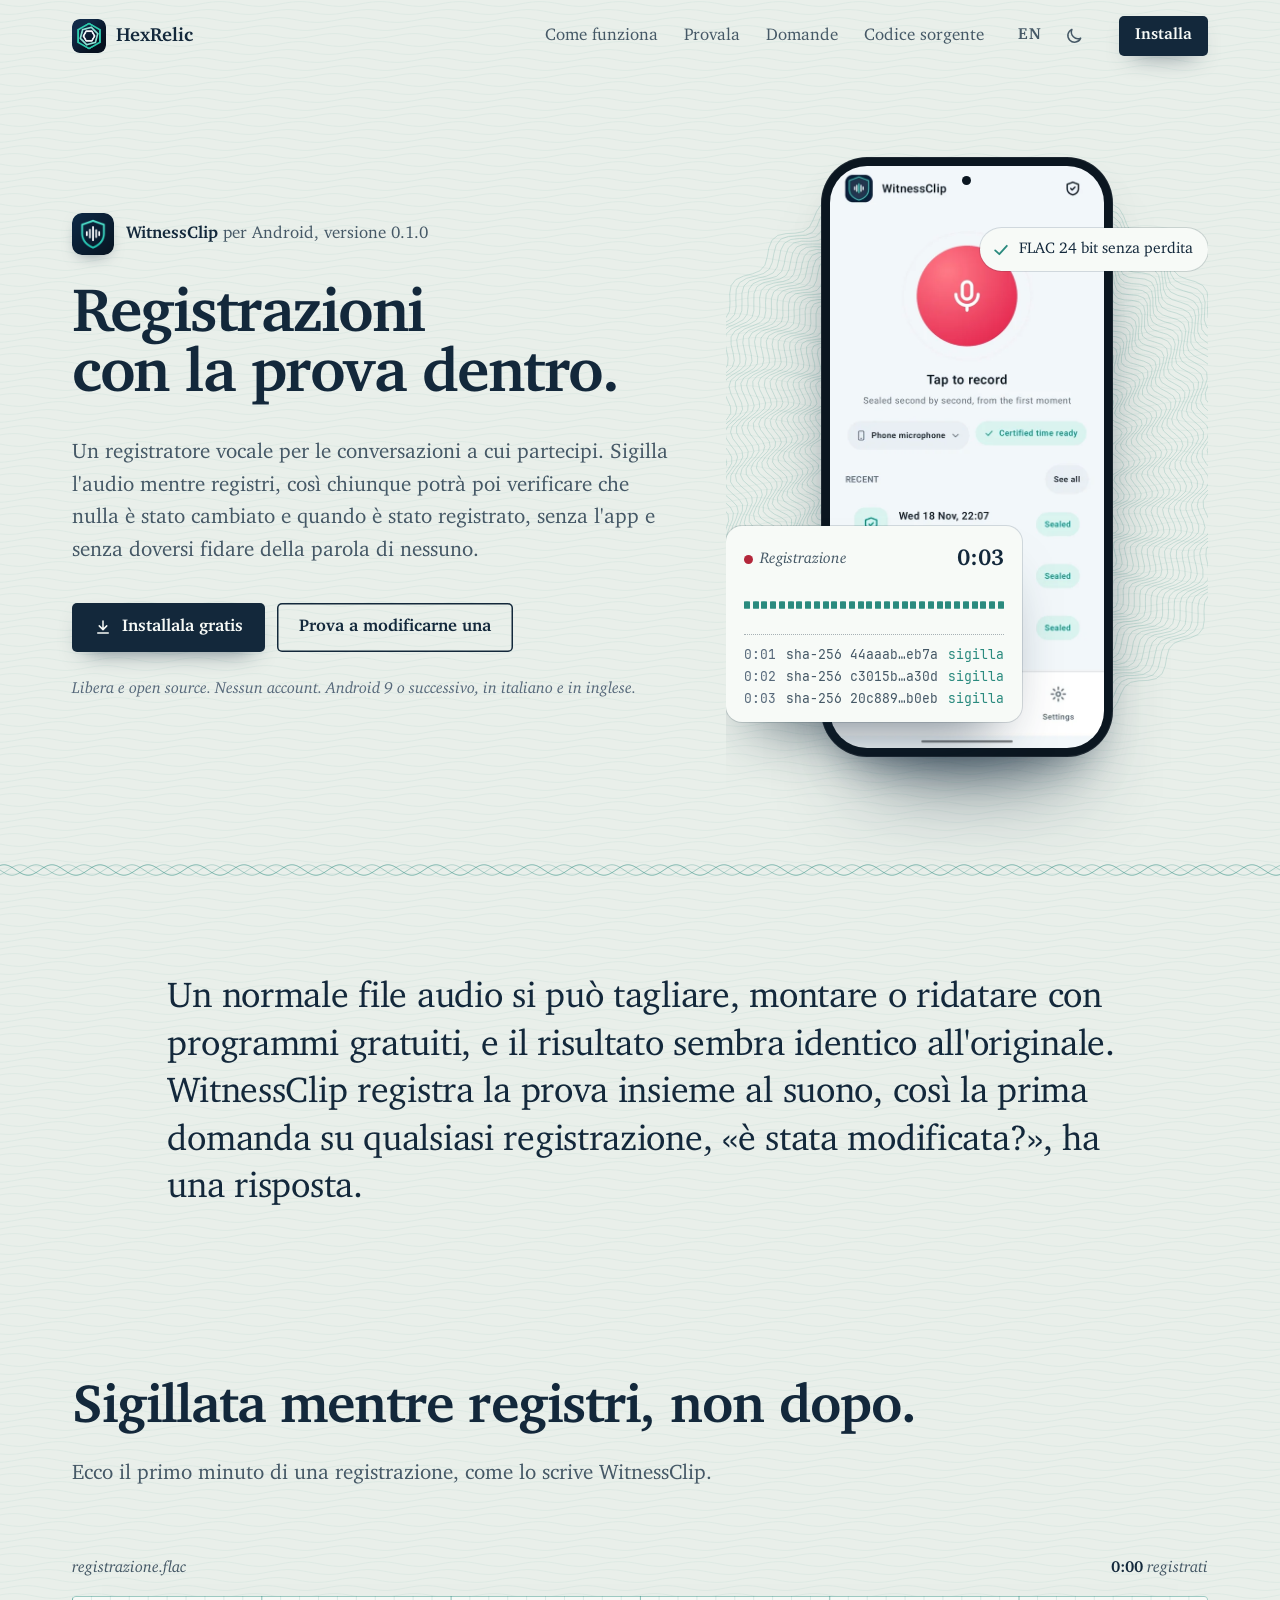
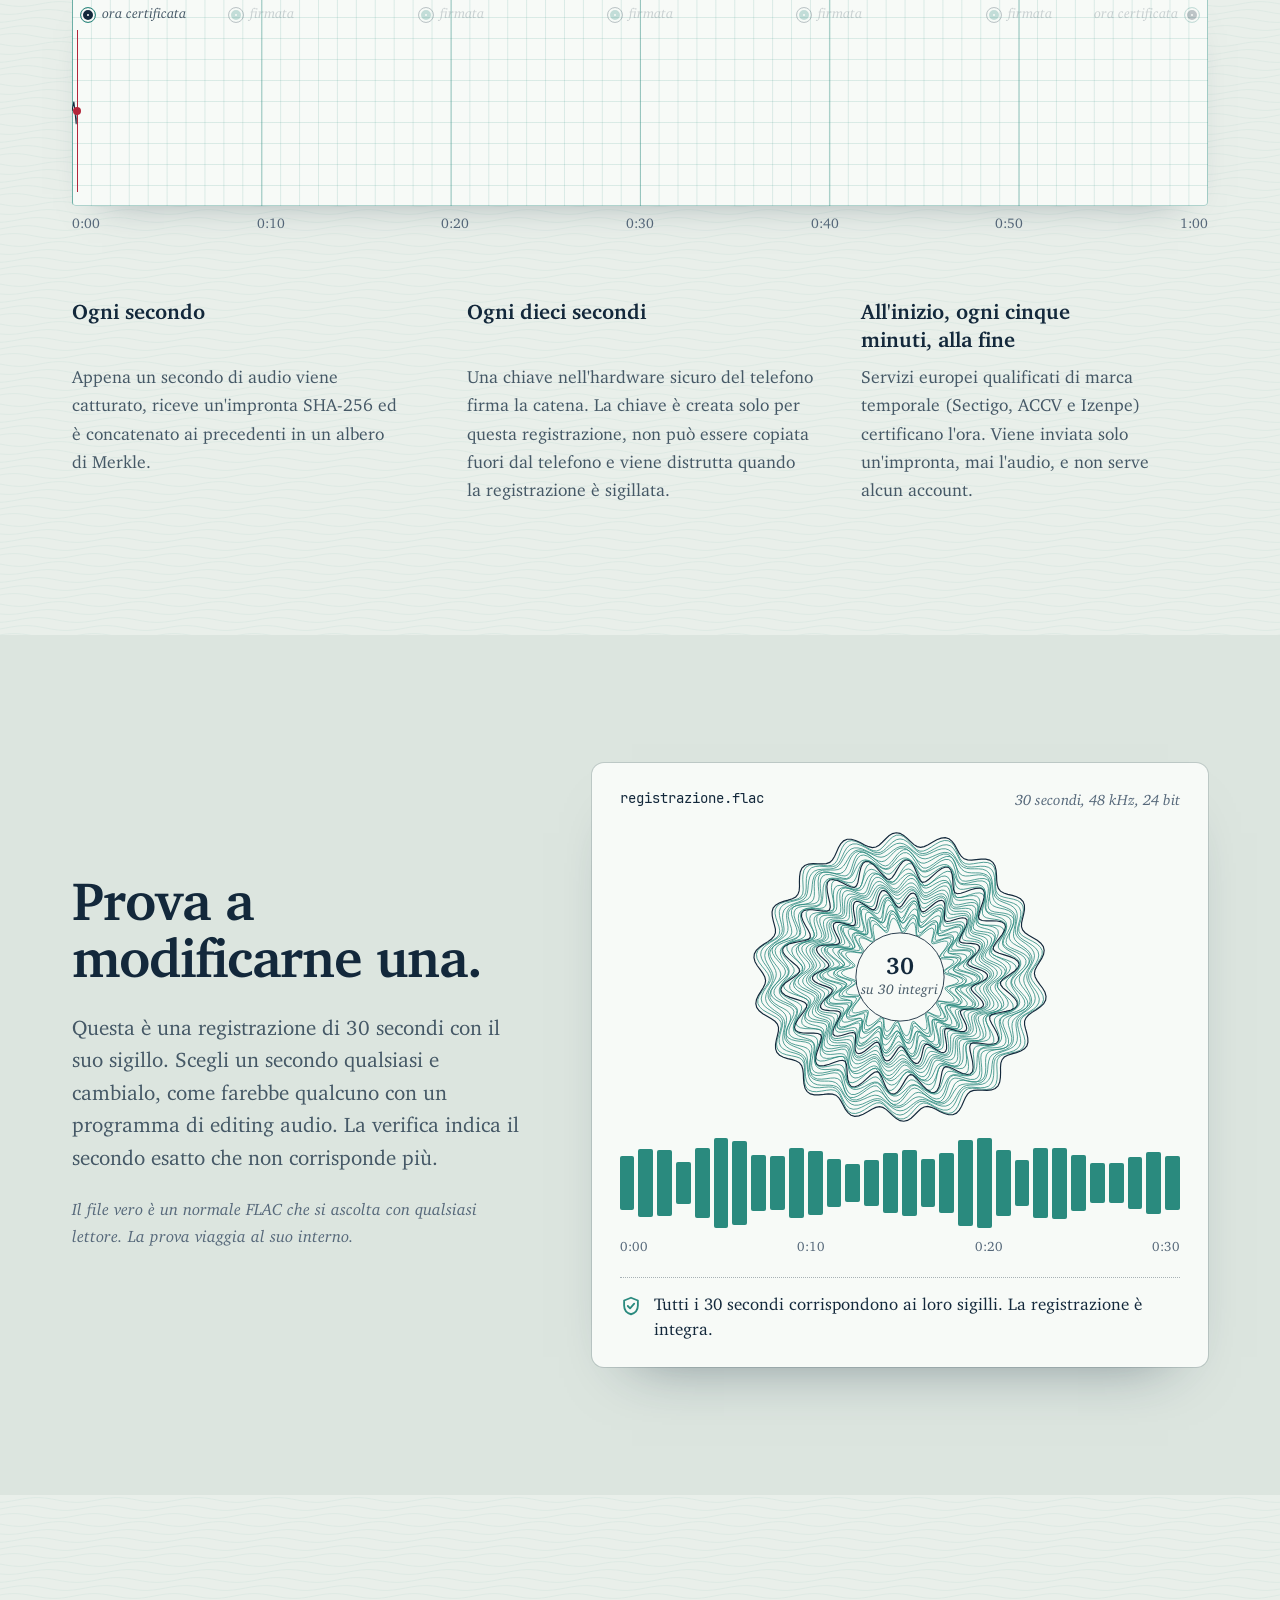
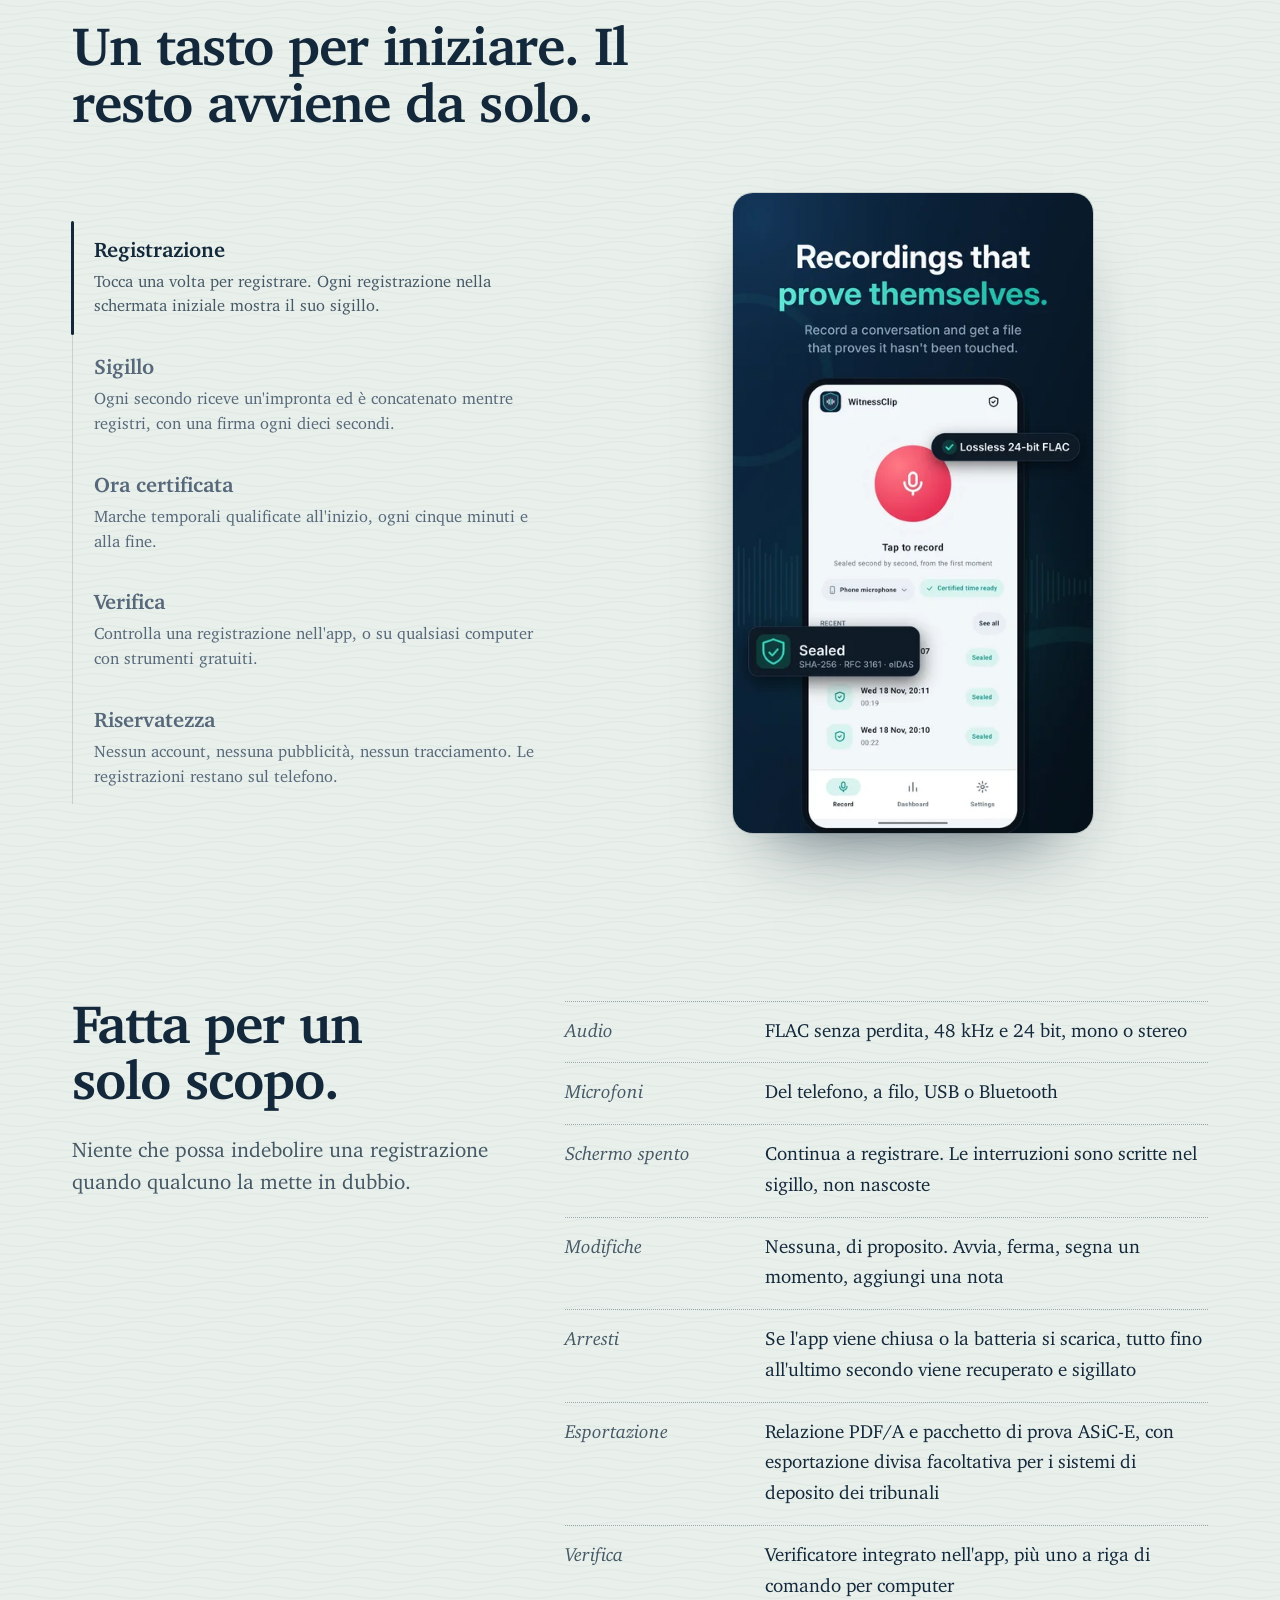
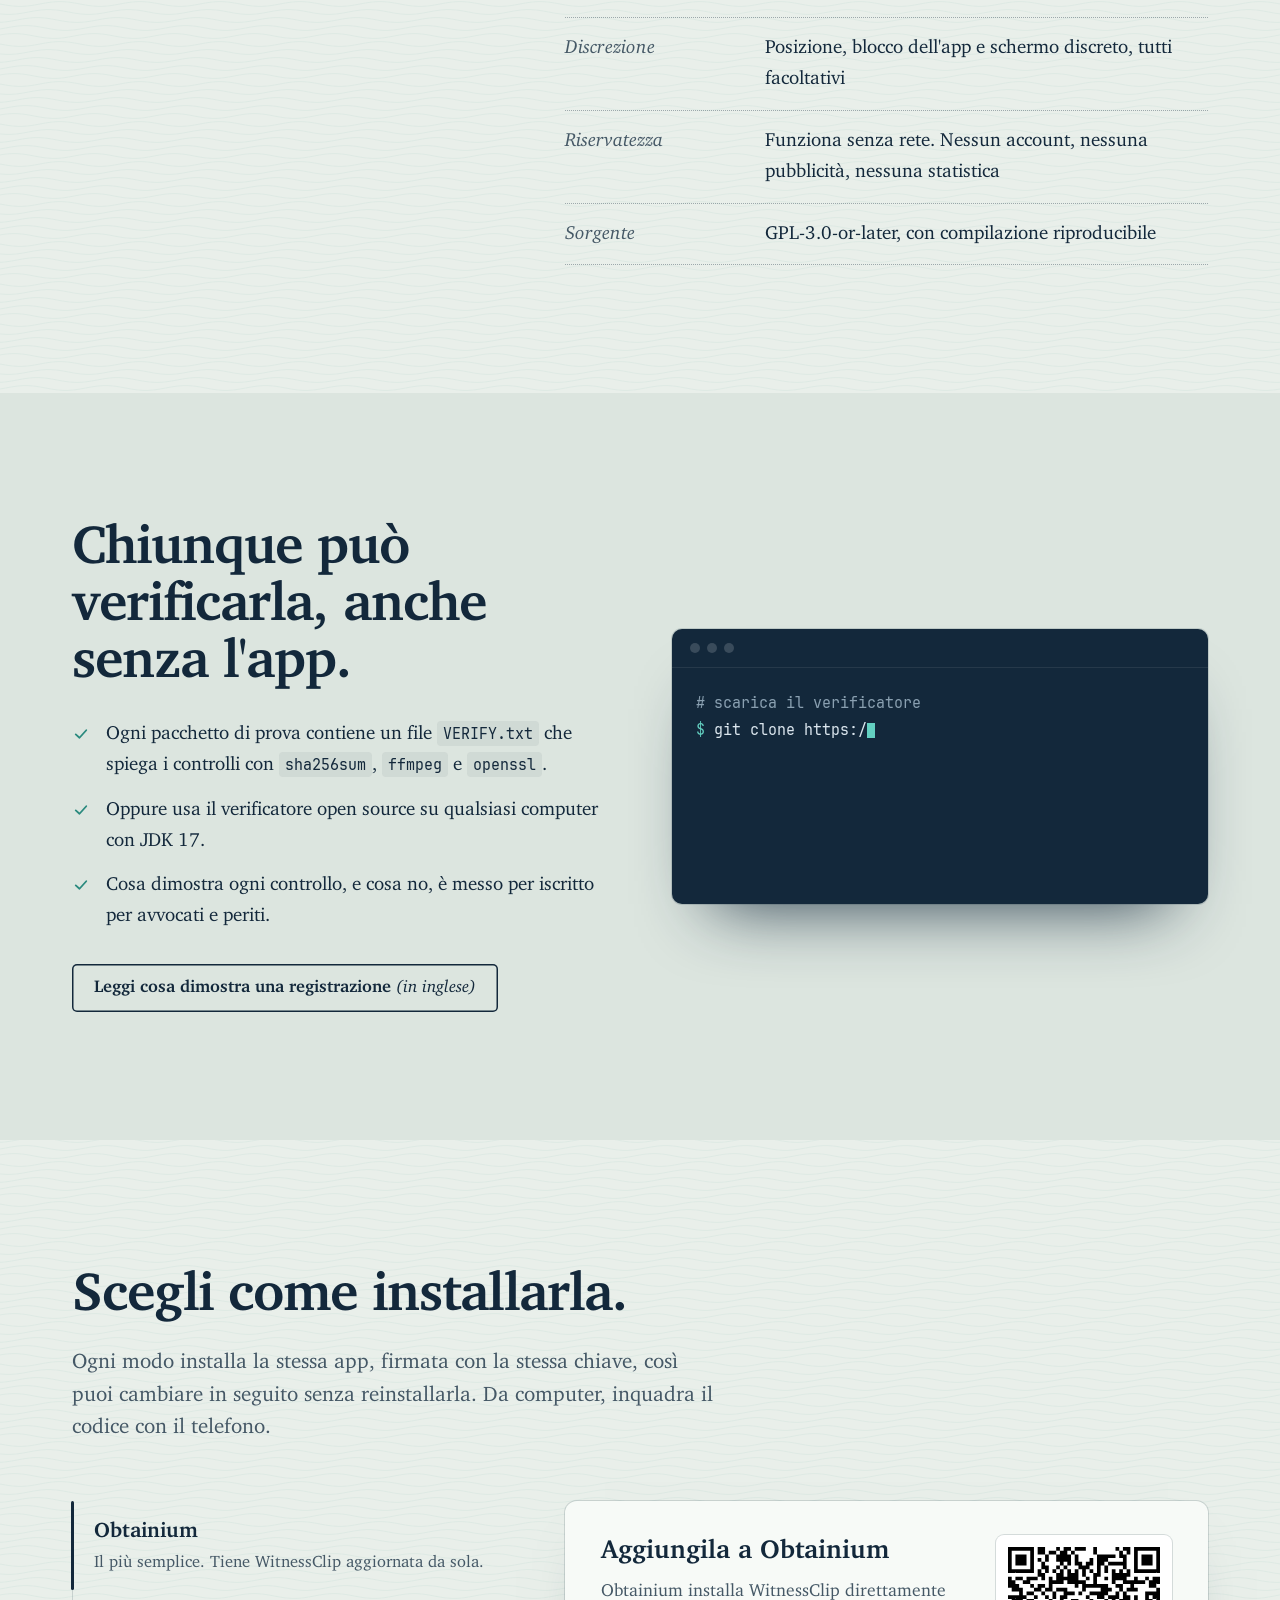
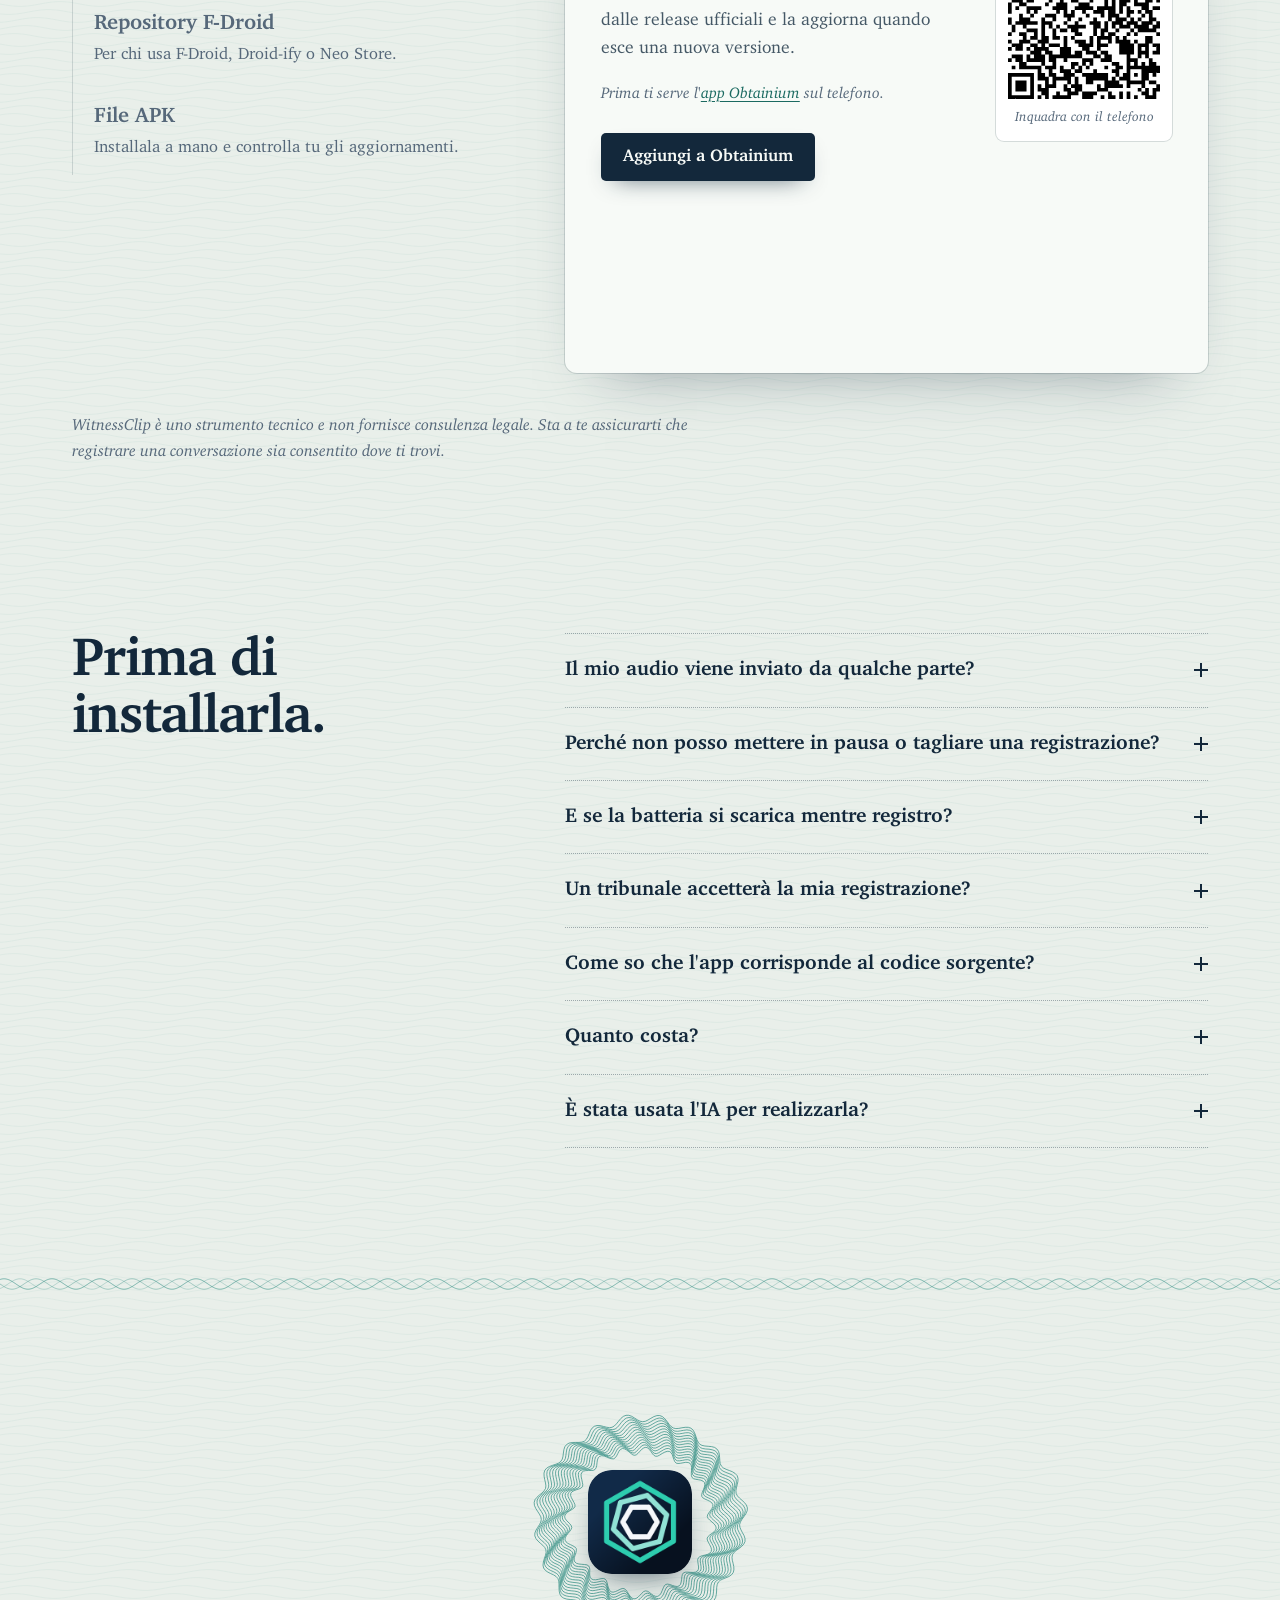
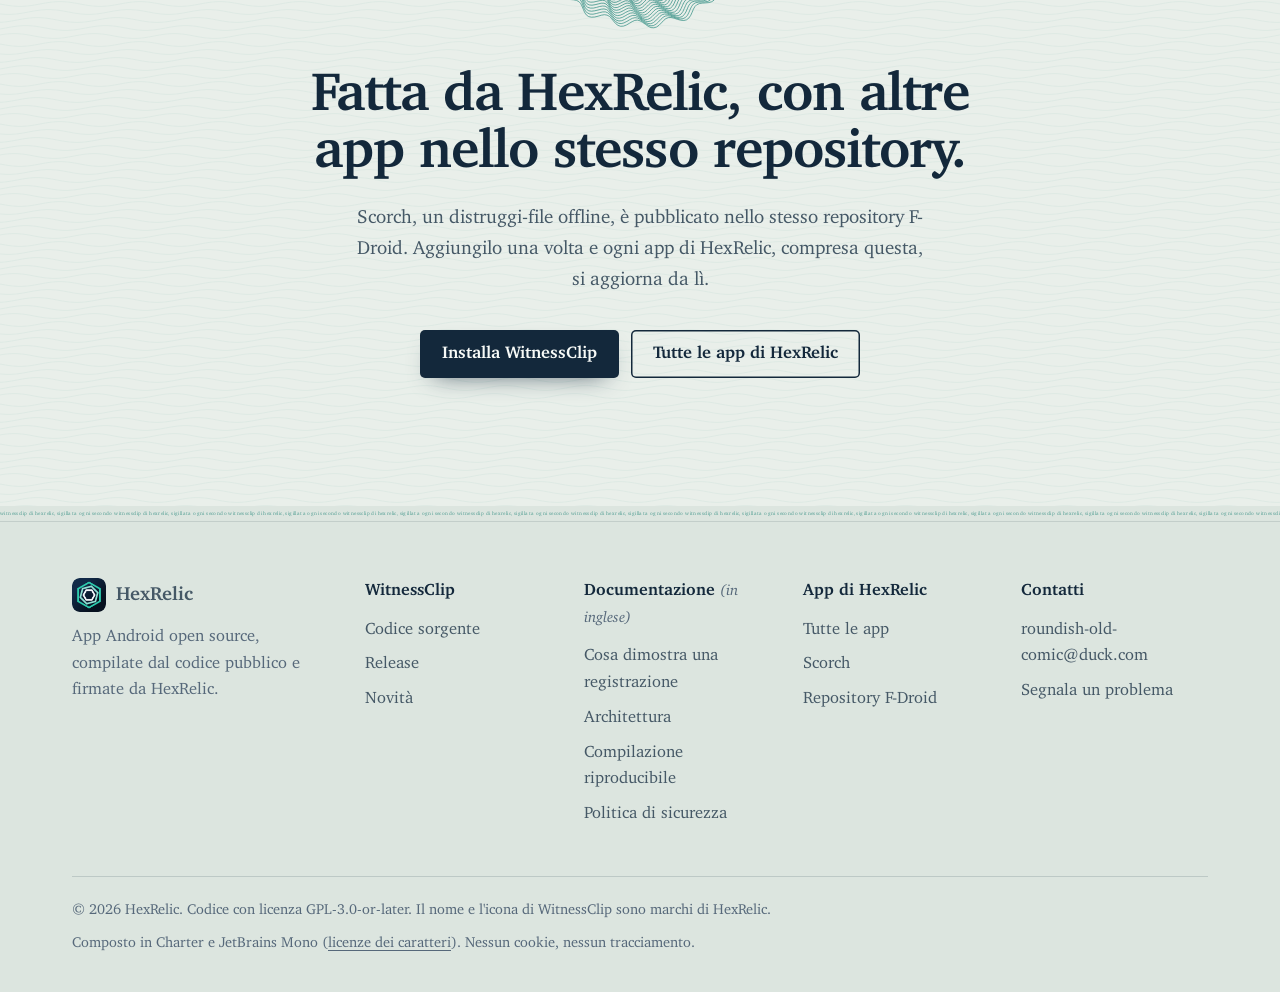
<file: it/witnessclip/index.html>
<!doctype html>
<html lang="it">
<head>
<meta charset="utf-8">
<meta name="viewport" content="width=device-width, initial-scale=1">
<title>WitnessClip: registratore vocale Android per prove verificabili | HexRelic</title>
<meta name="description" content="WitnessClip è un registratore vocale per Android, libero e open source, che sigilla ogni registrazione con firme hardware e marche temporali qualificate UE, così chiunque può verificare che non è stata modificata.">
<link rel="canonical" href="https://hexrelic.github.io/it/witnessclip/">
<link rel="alternate" hreflang="en" href="https://hexrelic.github.io/witnessclip/">
<link rel="alternate" hreflang="it" href="https://hexrelic.github.io/it/witnessclip/">
<link rel="alternate" hreflang="x-default" href="https://hexrelic.github.io/witnessclip/">
<link rel="icon" type="image/png" href="/favicon.png">
<meta name="theme-color" content="#e9efea" media="(prefers-color-scheme: light)">
<meta name="theme-color" content="#0f1c28" media="(prefers-color-scheme: dark)">

<meta property="og:type" content="website">
<meta property="og:site_name" content="HexRelic">
<meta property="og:locale" content="it_IT">
<meta property="og:locale:alternate" content="en_GB">
<meta property="og:title" content="WitnessClip: registrazioni con la prova dentro">
<meta property="og:description" content="Registratore vocale per Android, libero e open source, che sigilla ogni registrazione così chiunque può verificare che non è stata modificata.">
<meta property="og:url" content="https://hexrelic.github.io/it/witnessclip/">
<meta property="og:image" content="https://hexrelic.github.io/assets/og-image.png">
<meta property="og:image:width" content="1024">
<meta property="og:image:height" content="500">
<meta name="twitter:card" content="summary_large_image">

<script>
/* prima del primo disegno: tema salvato, e inglese per chi lo ha scelto */
(function () {
  var d = document.documentElement; d.classList.add("js");
  try {
    var t = localStorage.getItem("theme"); if (t) d.dataset.theme = t;
    if (localStorage.getItem("lang") === "en") location.replace("/witnessclip/" + location.hash);
  } catch (e) {}
})();
</script>
<link rel="preload" href="/fonts/charter-bold.woff2" as="font" type="font/woff2" crossorigin>
<link rel="preload" href="/fonts/charter-regular.woff2" as="font" type="font/woff2" crossorigin>
<link rel="stylesheet" href="/assets/site.css">

<script type="application/ld+json">
{
  "@context": "https://schema.org",
  "@type": "SoftwareApplication",
  "name": "WitnessClip",
  "operatingSystem": "Android 9+",
  "applicationCategory": "UtilitiesApplication",
  "description": "Registratore vocale per Android che sigilla ogni registrazione con firme hardware e marche temporali qualificate UE, così chiunque può verificare che non è stata modificata.",
  "url": "https://hexrelic.github.io/it/witnessclip/",
  "image": "https://hexrelic.github.io/assets/witnessclip-icon.png",
  "screenshot": "https://hexrelic.github.io/assets/shot-1.webp",
  "downloadUrl": "https://github.com/HexRelic/WitnessClip/releases",
  "softwareVersion": "0.1.0",
  "inLanguage": ["it", "en"],
  "license": "https://www.gnu.org/licenses/gpl-3.0.html",
  "isAccessibleForFree": true,
  "offers": { "@type": "Offer", "price": "0", "priceCurrency": "EUR" },
  "author": { "@type": "Person", "name": "HexRelic", "url": "https://github.com/HexRelic" }
}
</script>
</head>
<body>

<header class="top" id="top-bar">
  <div class="wrap">
    <a class="brand" href="/it/"><img src="/assets/hexrelic-seal.png" width="256" height="256" alt="">HexRelic</a>
    <nav aria-label="Principale">
      <a href="#how">Come funziona</a>
      <a href="#try">Provala</a>
      <a href="#faq">Domande</a>
      <a class="keep" href="https://github.com/HexRelic/WitnessClip">Codice sorgente</a>
    </nav>
    <div class="prefs">
      <a class="lang" href="/witnessclip/" hreflang="en" lang="en" data-lang="en" title="Read in English" aria-label="Read in English">EN</a>
      <button class="theme" id="theme" type="button" aria-label="Cambia tema">
        <svg class="moon" viewBox="0 0 24 24" aria-hidden="true"><path d="M20 14.5A8 8 0 0 1 9.5 4a8 8 0 1 0 10.5 10.5z"/></svg>
        <svg class="sun" viewBox="0 0 24 24" aria-hidden="true"><circle cx="12" cy="12" r="4"/><path d="M12 2.5v2M12 19.5v2M2.5 12h2M19.5 12h2M5.3 5.3l1.4 1.4M17.3 17.3l1.4 1.4M5.3 18.7l1.4-1.4M17.3 6.7l1.4-1.4"/></svg>
      </button>
    </div>
    <a class="btn btn-ink btn-sm" href="#install">Installa</a>
  </div>
</header>

<main>

  <!-- hero -->
  <div class="hero">
    <div class="wrap">
      <div>
        <div class="app"><img src="/assets/witnessclip-icon.png" width="192" height="192" alt=""><span><b>WitnessClip</b> per Android, versione 0.1.0</span></div>
        <h1><span>Registrazioni</span> <span>con la prova dentro.</span></h1>
        <p class="lead">Un registratore vocale per le conversazioni a cui partecipi. Sigilla l'audio mentre registri,
          così chiunque potrà poi verificare che nulla è stato cambiato e quando è stato registrato, senza l'app e
          senza doversi fidare della parola di nessuno.</p>
        <div class="ctas">
          <a class="btn btn-ink" href="#install"><svg viewBox="0 0 24 24" aria-hidden="true"><path d="M12 4v11M7 10.5l5 5 5-5M5 20h14"/></svg>Installala gratis</a>
          <a class="btn btn-line" href="#try">Prova a modificarne una</a>
        </div>
        <p class="fine">Libera e open source. Nessun account. Android 9 o successivo, in italiano e in inglese.</p>
      </div>

      <figure class="hero-visual" id="hero-visual">
        <svg class="watermark" viewBox="-320 -320 640 640" aria-hidden="true"><g id="watermark"></g></svg>
        <div class="phone"><img src="/assets/screen-record.webp" width="564" height="1197" fetchpriority="high"
          alt="Schermata iniziale di WitnessClip: un grande tasto per registrare, il microfono scelto e le registrazioni recenti segnate come sigillate"></div>
        <div class="chip" aria-hidden="true"><svg viewBox="0 0 24 24"><path d="M5 12.5 10 17l9-10"/></svg>FLAC 24 bit senza perdita</div>
        <div class="live" aria-hidden="true">
          <div class="live-top"><span class="rec"><i></i>Registrazione</span><span class="live-clock" id="live-clock">0:00</span></div>
          <div class="live-wave" id="live-wave"></div>
          <ul class="live-log" id="live-log"></ul>
        </div>
      </figure>
    </div>
  </div>

  <div class="band" aria-hidden="true"></div>

  <div class="statement">
    <div class="wrap">
      <p>Un normale file audio si può tagliare, montare o ridatare con programmi gratuiti, e il risultato sembra
        identico all'originale. WitnessClip registra la prova insieme al suono, così la prima domanda su qualsiasi
        registrazione, «è stata modificata?», ha una risposta.</p>
    </div>
  </div>

  <!-- come funziona -->
  <section class="sec" id="how">
    <div class="wrap">
      <h2>Sigillata mentre registri, non dopo.</h2>
      <p class="lede">Ecco il primo minuto di una registrazione, come lo scrive WitnessClip.</p>

      <div class="chart" id="chart">
        <div class="chart-head"><span>registrazione.flac</span><span id="chart-state"><b>0:00</b> registrati</span></div>
        <div class="paper" id="paper">
          <svg class="trace" viewBox="0 0 1200 140" preserveAspectRatio="none" aria-hidden="true">
            <defs><clipPath id="trace-clip"><rect id="trace-rect" x="0" y="0" width="0" height="140"/></clipPath></defs>
            <path id="trace-path" clip-path="url(#trace-clip)" d=""/>
          </svg>
          <div class="pen" id="pen" style="left:0"></div>
        </div>
        <div class="axis"><span>0:00</span><span>0:10</span><span>0:20</span><span>0:30</span><span>0:40</span><span>0:50</span><span>1:00</span></div>
        <div class="legend" aria-hidden="true"><span><i class="ts"></i>ora certificata</span><span><i></i>firmata</span></div>
      </div>

      <div class="cadence">
        <div>
          <h3>Ogni secondo</h3>
          <p>Appena un secondo di audio viene catturato, riceve un'impronta SHA-256 ed è concatenato ai precedenti
            in un albero di Merkle.</p>
        </div>
        <div>
          <h3>Ogni dieci secondi</h3>
          <p>Una chiave nell'hardware sicuro del telefono firma la catena. La chiave è creata solo per questa
            registrazione, non può essere copiata fuori dal telefono e viene distrutta quando la registrazione è
            sigillata.</p>
        </div>
        <div>
          <h3>All'inizio, ogni cinque minuti, alla fine</h3>
          <p>Servizi europei qualificati di marca temporale (Sectigo, ACCV e Izenpe) certificano l'ora. Viene
            inviata solo un'impronta, mai l'audio, e non serve alcun account.</p>
        </div>
      </div>
    </div>
  </section>

  <!-- provala -->
  <section class="sec try" id="try">
    <div class="wrap">
      <div>
        <h2>Prova a modificarne una.</h2>
        <p class="lede">Questa è una registrazione di 30 secondi con il suo sigillo. Scegli un secondo qualsiasi e
          cambialo, come farebbe qualcuno con un programma di editing audio. La verifica indica il secondo esatto
          che non corrisponde più.</p>
        <p class="hint">Il file vero è un normale FLAC che si ascolta con qualsiasi lettore. La prova viaggia al suo
          interno.</p>
      </div>
      <div class="bench">
        <div class="bench-top"><b>registrazione.flac</b><span>30 secondi, 48 kHz, 24 bit</span></div>
        <div class="mini-box">
          <svg class="rosette" viewBox="-170 -170 340 340" aria-hidden="true">
            <g class="rings" id="mini-rings"></g>
            <circle class="disc" r="50"/>
          </svg>
          <div class="mini-dial" aria-hidden="true"><span><b id="mini-n">30</b>su 30 integri</span></div>
          <div class="stamp" id="stamp" aria-hidden="true"></div>
        </div>
        <div class="wave" id="wave" role="group" aria-label="I secondi della registrazione. Attivane uno per modificarlo."></div>
        <div class="wave-axis" aria-hidden="true"><span>0:00</span><span>0:10</span><span>0:20</span><span>0:30</span></div>
        <div class="verdict" id="verdict" aria-live="polite">
          <svg viewBox="0 0 24 24" id="v-icon" aria-hidden="true"><path d="M12 3l7.5 3v5.5c0 4.6-3.2 8.3-7.5 9.5-4.3-1.2-7.5-4.9-7.5-9.5V6z"/><path d="M8.5 12l2.5 2.5 4.5-5"/></svg>
          <span class="msg" id="v-msg">Tutti i 30 secondi corrispondono ai loro sigilli. La registrazione è integra.</span>
          <button type="button" id="v-reset" hidden>Annulla le modifiche</button>
        </div>
      </div>
    </div>
  </section>

  <!-- schermate -->
  <section class="sec screens">
    <div class="wrap">
      <h2>Un tasto per iniziare. Il resto avviene da solo.</h2>
      <div class="viewer-wrap">
        <div class="tabs" role="tablist" aria-label="Schermate dell'app" aria-orientation="vertical" id="shot-tabs">
          <span class="ind" aria-hidden="true"></span>
          <button role="tab" id="st-1" aria-controls="sf-1" aria-selected="true"><b>Registrazione</b><span>Tocca una volta per registrare. Ogni registrazione nella schermata iniziale mostra il suo sigillo.</span></button>
          <button role="tab" id="st-2" aria-controls="sf-2" aria-selected="false" tabindex="-1"><b>Sigillo</b><span>Ogni secondo riceve un'impronta ed è concatenato mentre registri, con una firma ogni dieci secondi.</span></button>
          <button role="tab" id="st-3" aria-controls="sf-3" aria-selected="false" tabindex="-1"><b>Ora certificata</b><span>Marche temporali qualificate all'inizio, ogni cinque minuti e alla fine.</span></button>
          <button role="tab" id="st-4" aria-controls="sf-4" aria-selected="false" tabindex="-1"><b>Verifica</b><span>Controlla una registrazione nell'app, o su qualsiasi computer con strumenti gratuiti.</span></button>
          <button role="tab" id="st-5" aria-controls="sf-5" aria-selected="false" tabindex="-1"><b>Riservatezza</b><span>Nessun account, nessuna pubblicità, nessun tracciamento. Le registrazioni restano sul telefono.</span></button>
        </div>
        <div class="viewer">
          <figure class="active" id="sf-1" role="tabpanel" aria-labelledby="st-1"><img src="/assets/shot-1.webp" width="432" height="768" loading="lazy" alt="Schermata iniziale con il tasto per registrare e un elenco di registrazioni sigillate"><figcaption><b>Registrazione</b>Tocca una volta per registrare. Ogni registrazione mostra il suo sigillo.</figcaption></figure>
          <figure id="sf-2" role="tabpanel" aria-labelledby="st-2"><img src="/assets/shot-2.webp" width="432" height="768" loading="lazy" alt="Schermata di registrazione con un'impronta per ogni secondo"><figcaption><b>Sigillo</b>Ogni secondo con la sua impronta, firmato ogni dieci secondi.</figcaption></figure>
          <figure id="sf-3" role="tabpanel" aria-labelledby="st-3"><img src="/assets/shot-3.webp" width="432" height="768" loading="lazy" alt="Ore certificate da servizi qualificati UE"><figcaption><b>Ora certificata</b>Marche temporali qualificate all'inizio, ogni cinque minuti e alla fine.</figcaption></figure>
          <figure id="sf-4" role="tabpanel" aria-labelledby="st-4"><img src="/assets/shot-4.webp" width="432" height="768" loading="lazy" alt="Verifica di una registrazione: originale, nemmeno un campione modificato"><figcaption><b>Verifica</b>Nell'app, o su qualsiasi computer con strumenti gratuiti.</figcaption></figure>
          <figure id="sf-5" role="tabpanel" aria-labelledby="st-5"><img src="/assets/shot-5.webp" width="432" height="768" loading="lazy" alt="Impostazioni: nessun account, nessuna pubblicità, nessun tracciamento, funziona senza rete"><figcaption><b>Riservatezza</b>Nessun account, nessuna pubblicità, nessun tracciamento.</figcaption></figure>
        </div>
      </div>
    </div>
  </section>

  <!-- caratteristiche -->
  <section class="sec" id="features" style="padding-top:40px">
    <div class="wrap spec-wrap">
      <div>
        <h2>Fatta per un solo scopo.</h2>
        <p class="lede">Niente che possa indebolire una registrazione quando qualcuno la mette in dubbio.</p>
      </div>
      <dl class="spec">
        <div><dt>Audio</dt><dd>FLAC senza perdita, 48 kHz e 24 bit, mono o stereo</dd></div>
        <div><dt>Microfoni</dt><dd>Del telefono, a filo, USB o Bluetooth</dd></div>
        <div><dt>Schermo spento</dt><dd>Continua a registrare. Le interruzioni sono scritte nel sigillo, non nascoste</dd></div>
        <div><dt>Modifiche</dt><dd>Nessuna, di proposito. Avvia, ferma, segna un momento, aggiungi una nota</dd></div>
        <div><dt>Arresti</dt><dd>Se l'app viene chiusa o la batteria si scarica, tutto fino all'ultimo secondo viene recuperato e sigillato</dd></div>
        <div><dt>Esportazione</dt><dd>Relazione PDF/A e pacchetto di prova ASiC-E, con esportazione divisa facoltativa per i sistemi di deposito dei tribunali</dd></div>
        <div><dt>Verifica</dt><dd>Verificatore integrato nell'app, più uno a riga di comando per computer</dd></div>
        <div><dt>Discrezione</dt><dd>Posizione, blocco dell'app e schermo discreto, tutti facoltativi</dd></div>
        <div><dt>Riservatezza</dt><dd>Funziona senza rete. Nessun account, nessuna pubblicità, nessuna statistica</dd></div>
        <div><dt>Sorgente</dt><dd>GPL-3.0-or-later, con compilazione riproducibile</dd></div>
      </dl>
    </div>
  </section>

  <!-- verifica -->
  <section class="sec verify">
    <div class="wrap">
      <div>
        <h2>Chiunque può verificarla, anche senza l'app.</h2>
        <ul class="ticks">
          <li><svg viewBox="0 0 24 24" aria-hidden="true"><path d="M5 12.5 10 17l9-10"/></svg><span>Ogni pacchetto di prova contiene un file <code>VERIFY.txt</code> che spiega i controlli con <code>sha256sum</code>, <code>ffmpeg</code> e <code>openssl</code>.</span></li>
          <li><svg viewBox="0 0 24 24" aria-hidden="true"><path d="M5 12.5 10 17l9-10"/></svg><span>Oppure usa il verificatore open source su qualsiasi computer con JDK 17.</span></li>
          <li><svg viewBox="0 0 24 24" aria-hidden="true"><path d="M5 12.5 10 17l9-10"/></svg><span>Cosa dimostra ogni controllo, e cosa no, è messo per iscritto per avvocati e periti.</span></li>
        </ul>
        <a class="btn btn-line" href="https://github.com/HexRelic/WitnessClip/blob/HEAD/docs/TRIAL-GUARANTEES.md" hreflang="en"><span>Leggi cosa dimostra una registrazione <span class="en-only">(in inglese)</span></span></a>
      </div>
      <div class="term" role="img" aria-label="Comandi per verificare una registrazione su un computer: clona il repository di WitnessClip, poi avvia il verificatore su registrazione.flac">
        <div class="term-bar"><i></i><i></i><i></i></div>
<pre id="term"><span class="c"># scarica il verificatore</span>
<span class="p">$ </span>git clone https://github.com/HexRelic/WitnessClip
<span class="p">$ </span>cd WitnessClip

<span class="c"># verifica una registrazione</span>
<span class="p">$ </span>./gradlew :core:run --args="registrazione.flac"
<span class="p">$ </span><span class="cursor"></span></pre>
      </div>
    </div>
  </section>

  <!-- installa -->
  <section class="sec" id="install">
    <div class="wrap">
      <h2>Scegli come installarla.</h2>
      <p class="lede">Ogni modo installa la stessa app, firmata con la stessa chiave, così puoi cambiare in seguito
        senza reinstallarla. Da computer, inquadra il codice con il telefono.</p>

      <div class="installer">
        <div class="tabs" role="tablist" aria-label="Modi per installarla" aria-orientation="vertical" id="way-tabs">
          <span class="ind" aria-hidden="true"></span>
          <button role="tab" id="wt-1" aria-controls="wp-1" aria-selected="true"><b>Obtainium</b><span>Il più semplice. Tiene WitnessClip aggiornata da sola.</span></button>
          <button role="tab" id="wt-2" aria-controls="wp-2" aria-selected="false" tabindex="-1"><b>Repository F-Droid</b><span>Per chi usa F-Droid, Droid-ify o Neo Store.</span></button>
          <button role="tab" id="wt-3" aria-controls="wp-3" aria-selected="false" tabindex="-1"><b>File APK</b><span>Installala a mano e controlla tu gli aggiornamenti.</span></button>
        </div>
        <div class="panels">
          <div class="panel" id="wp-1" role="tabpanel" aria-labelledby="wt-1">
            <div>
              <h3>Aggiungila a Obtainium</h3>
              <p>Obtainium installa WitnessClip direttamente dalle release ufficiali e la aggiorna quando esce una
                nuova versione.</p>
              <p class="note">Prima ti serve l'<a href="https://obtainium.imranr.dev/">app Obtainium</a> sul telefono.</p>
              <a class="btn btn-ink" href="https://apps.obtainium.imranr.dev/redirect?r=obtainium://add/https://github.com/HexRelic/WitnessClip">Aggiungi a Obtainium</a>
            </div>
            <div class="qr"><img src="/assets/qr-obtainium.svg" width="168" height="168" alt="Codice QR: aggiungi WitnessClip a Obtainium"><span>Inquadra con il telefono</span></div>
          </div>
          <div class="panel" id="wp-2" role="tabpanel" aria-labelledby="wt-2" hidden>
            <div>
              <h3>Aggiungi il repository HexRelic</h3>
              <p>Aggiungilo una volta in F-Droid, Droid-ify o Neo Store. WitnessClip si aggiornerà come qualsiasi
                altra app, e lì compariranno anche le future app di HexRelic.</p>
              <p class="note">Il tuo store mostrerà questa impronta. Deve corrispondere:</p>
              <div class="fp"><code id="fp">BB1709DC3912D984DF24876838BCF2A168500F2072516125BA6C3BF942E1731E</code><button type="button" id="fp-copy" data-copy="fp">Copia</button></div>
              <a class="btn btn-ink" href="https://fdroid.link/#https://hexrelic.github.io/fdroid/repo?fingerprint=BB1709DC3912D984DF24876838BCF2A168500F2072516125BA6C3BF942E1731E">Aggiungi il repository</a>
            </div>
            <div class="qr"><img src="/assets/qr-fdroid.svg" width="168" height="168" alt="Codice QR: aggiungi il repository F-Droid di HexRelic"><span>Inquadra con il telefono</span></div>
          </div>
          <div class="panel" id="wp-3" role="tabpanel" aria-labelledby="wt-3" hidden>
            <div>
              <h3>Scarica l'APK</h3>
              <p>Scarica l'APK dalla pagina delle release e aprilo sul telefono. Dovrai controllare tu se escono
                nuove versioni.</p>
              <p class="note">Puoi confrontare il certificato di firma con quello nelle
                <a href="https://github.com/HexRelic/WitnessClip/blob/HEAD/docs/REPRODUCIBLE.md" hreflang="en">note di compilazione</a> (in inglese).</p>
              <a class="btn btn-ink" href="https://github.com/HexRelic/WitnessClip/releases">Vai alle release</a>
            </div>
            <div class="qr"><img src="/assets/qr-releases.svg" width="168" height="168" alt="Codice QR: pagina delle release di WitnessClip"><span>Inquadra con il telefono</span></div>
          </div>
        </div>
      </div>
      <p class="legal-note">WitnessClip è uno strumento tecnico e non fornisce consulenza legale. Sta a te
        assicurarti che registrare una conversazione sia consentito dove ti trovi.</p>
    </div>
  </section>

  <!-- domande -->
  <section class="sec" id="faq" style="padding-top:40px">
    <div class="wrap faq-wrap">
      <h2>Prima di installarla.</h2>
      <div class="faq">
        <details>
          <summary>Il mio audio viene inviato da qualche parte?<span class="x" aria-hidden="true"></span></summary>
          <p>No. Per ottenere l'ora certificata, l'app invia ai servizi di marca temporale solo un'impronta
            dell'audio, mai l'audio stesso. Quei servizi sono gratuiti e non richiedono un account. Le registrazioni
            restano sul telefono finché non le esporti.</p>
        </details>
        <details>
          <summary>Perché non posso mettere in pausa o tagliare una registrazione?<span class="x" aria-hidden="true"></span></summary>
          <p>Perché una pausa o un taglio è proprio ciò che qualcuno metterebbe in dubbio in seguito. Puoi invece
            segnare un momento o aggiungere una nota, e le interruzioni vengono scritte nel sigillo invece di essere
            nascoste.</p>
        </details>
        <details>
          <summary>E se la batteria si scarica mentre registro?<span class="x" aria-hidden="true"></span></summary>
          <p>La registrazione non va persa. Tutto fino all'ultimo secondo viene recuperato e sigillato al successivo
            avvio dell'app, e segnato come interrotto. Lo stesso succede se il sistema chiude l'app.</p>
        </details>
        <details>
          <summary>Un tribunale accetterà la mia registrazione?<span class="x" aria-hidden="true"></span></summary>
          <p>Lo decide il tribunale. WitnessClip permette di dimostrare che un file non è stato modificato e quando
            è stato creato.
            <a href="https://github.com/HexRelic/WitnessClip/blob/HEAD/docs/TRIAL-GUARANTEES.md" hreflang="en">Cosa dimostra una registrazione</a>
            (in inglese) spiega cosa stabilisce ogni controllo e cosa no. L'app non fornisce consulenza legale, e
            sta a te assicurarti che registrare sia consentito dove ti trovi.</p>
        </details>
        <details>
          <summary>Come so che l'app corrisponde al codice sorgente?<span class="x" aria-hidden="true"></span></summary>
          <p>Le versioni pubblicate sono riproducibili: compilando la stessa versione dal codice pubblico si ottiene
            un'app identica byte per byte, così chiunque può confermare che l'app pubblicata viene da quel codice.</p>
        </details>
        <details>
          <summary>Quanto costa?<span class="x" aria-hidden="true"></span></summary>
          <p>Niente. WitnessClip è libera e open source con licenza GNU GPL, versione 3 o successiva, senza
            pubblicità e senza acquisti in-app.</p>
        </details>
        <details>
          <summary>È stata usata l'IA per realizzarla?<span class="x" aria-hidden="true"></span></summary>
          <p>HexRelic sviluppa l'app con l'aiuto di LLM, per velocizzare sviluppo, test e correzioni. L'app non contiene alcuna IA: le registrazioni non vengono mai analizzate,
            trascritte, migliorate o alterate.</p>
        </details>
      </div>
    </div>
  </section>

  <div class="band" aria-hidden="true"></div>

  <!-- chiusura -->
  <section class="outro">
    <div class="wrap">
      <div class="outro-seal">
        <svg viewBox="-110 -110 220 220" aria-hidden="true"><g id="outro-rings"></g></svg>
        <img src="/assets/hexrelic-seal.png" width="256" height="256" alt="Sigillo di HexRelic">
      </div>
      <h2>Fatta da HexRelic, con altre app nello stesso repository.</h2>
      <p>Scorch, un distruggi-file offline, è pubblicato nello stesso repository F-Droid. Aggiungilo una volta e
        ogni app di HexRelic, compresa questa, si aggiorna da lì.</p>
      <div class="ctas">
        <a class="btn btn-ink" href="#install">Installa WitnessClip</a>
        <a class="btn btn-line" href="/it/">Tutte le app di HexRelic</a>
      </div>
    </div>
  </section>
</main>

<footer>
  <div class="micro" aria-hidden="true" id="micro" data-text="witnessclip di hexrelic, sigillata ogni secondo "></div>
  <div class="wrap">
    <div class="foot">
      <div>
        <a class="brand" href="/it/"><img src="/assets/hexrelic-seal.png" width="256" height="256" alt="">HexRelic</a>
        <p>App Android open source, compilate dal codice pubblico e firmate da HexRelic.</p>
      </div>
      <div>
        <h4>WitnessClip</h4>
        <ul>
          <li><a href="https://github.com/HexRelic/WitnessClip">Codice sorgente</a></li>
          <li><a href="https://github.com/HexRelic/WitnessClip/releases">Release</a></li>
          <li><a href="https://github.com/HexRelic/WitnessClip/blob/HEAD/CHANGELOG.md">Novità</a></li>
        </ul>
      </div>
      <div>
        <h4>Documentazione <small>(in inglese)</small></h4>
        <ul>
          <li><a href="https://github.com/HexRelic/WitnessClip/blob/HEAD/docs/TRIAL-GUARANTEES.md" hreflang="en">Cosa dimostra una registrazione</a></li>
          <li><a href="https://github.com/HexRelic/WitnessClip/blob/HEAD/docs/ARCHITECTURE.md" hreflang="en">Architettura</a></li>
          <li><a href="https://github.com/HexRelic/WitnessClip/blob/HEAD/docs/REPRODUCIBLE.md" hreflang="en">Compilazione riproducibile</a></li>
          <li><a href="https://github.com/HexRelic/WitnessClip/blob/HEAD/SECURITY.md" hreflang="en">Politica di sicurezza</a></li>
        </ul>
      </div>
      <div>
        <h4>App di HexRelic</h4>
        <ul>
          <li><a href="/it/">Tutte le app</a></li>
          <li><a href="/it/scorch/">Scorch</a></li>
          <li><a href="/it/#add">Repository F-Droid</a></li>
        </ul>
      </div>
      <div>
        <h4>Contatti</h4>
        <ul>
          <li><a href="mailto:roundish-old-comic@duck.com">roundish-old-comic@duck.com</a></li>
          <li><a href="https://github.com/HexRelic/WitnessClip/issues">Segnala un problema</a></li>
        </ul>
      </div>
    </div>
    <div class="legal">
      <span>© 2026 HexRelic. Codice con licenza GPL-3.0-or-later. Il nome e l'icona di WitnessClip sono marchi di HexRelic.</span>
      <span>Composto in Charter e JetBrains Mono (<a href="/fonts/LICENSES.txt">licenze dei caratteri</a>). Nessun cookie, nessun tracciamento.</span>
    </div>
  </div>
</footer>

<script src="/assets/common.js"></script>
<script src="/assets/witnessclip.js"></script>
</body>
</html>
</file>
<file: assets/site.css>
@font-face { font-family: "Charter"; font-weight: 400; font-style: normal; font-display: swap; src: url("../fonts/charter-regular.woff2") format("woff2"); }
@font-face { font-family: "Charter"; font-weight: 400; font-style: italic; font-display: swap; src: url("../fonts/charter-italic.woff2") format("woff2"); }
@font-face { font-family: "Charter"; font-weight: 700; font-style: normal; font-display: swap; src: url("../fonts/charter-bold.woff2") format("woff2"); }
@font-face { font-family: "Charter"; font-weight: 700; font-style: italic; font-display: swap; src: url("../fonts/charter-bold-italic.woff2") format("woff2"); }
@font-face { font-family: "JB Mono"; font-weight: 400; font-display: swap; src: url("../fonts/jetbrains-mono.woff2") format("woff2"); }

/* ---------- themes ---------- */
/* light: security paper by day */
:root {
  color-scheme: light;
  --paper: #e9efea;
  --paper-2: #dce5df;
  --sheet: #f7faf7;
  --ink: #13283b;
  --ink-hover: #1f3d58;
  --ink-2: #455866;
  --ink-3: #56687a;
  --line: #2a8a7e;
  --link: #1b6a61;
  --void: #b3263a;
  --rule: rgba(19, 40, 59, .15);
  --dot: rgba(19, 40, 59, .35);
  --tint: rgba(19, 40, 59, .06);
  --sh: 19, 40, 59;
  --nav: rgba(233, 239, 234, .9);
  --term: #13283b;
  --serif: "Charter", "Bitstream Charter", Georgia, serif;
  --mono: "JB Mono", ui-monospace, "SF Mono", Menlo, Consolas, monospace;
  --max: 1200px;
  --ease: cubic-bezier(.2, .7, .2, 1);
}
/* dark: the same paper at night. Applied when the system asks for it, unless the visitor picked light. */
@media (prefers-color-scheme: dark) {
  :root:not([data-theme="light"]) {
    color-scheme: dark;
    --paper: #0f1c28; --paper-2: #142433; --sheet: #182b3a;
    --ink: #e3ebe7; --ink-hover: #ffffff; --ink-2: #b0bec0; --ink-3: #91a4aa;
    --line: #4fc4b4; --link: #78dacb; --void: #ff7383;
    --rule: rgba(227, 235, 231, .13); --dot: rgba(227, 235, 231, .28); --tint: rgba(227, 235, 231, .07);
    --sh: 0, 0, 0; --nav: rgba(15, 28, 40, .88); --term: #0a151e;
  }
}
:root[data-theme="dark"] {
  color-scheme: dark;
  --paper: #0f1c28; --paper-2: #142433; --sheet: #182b3a;
  --ink: #e3ebe7; --ink-hover: #ffffff; --ink-2: #b0bec0; --ink-3: #91a4aa;
  --line: #4fc4b4; --link: #78dacb; --void: #ff7383;
  --rule: rgba(227, 235, 231, .13); --dot: rgba(227, 235, 231, .28); --tint: rgba(227, 235, 231, .07);
  --sh: 0, 0, 0; --nav: rgba(15, 28, 40, .88); --term: #0a151e;
}

* { box-sizing: border-box; }
html { scroll-padding-top: 84px; scroll-behavior: smooth; }
html, body { overflow-x: clip; }
body { margin: 0; color: var(--ink); background: var(--paper) var(--ground, url("ground.svg")) repeat; font: 400 19px/1.62 var(--serif); -webkit-font-smoothing: antialiased; transition: background-color .35s, color .35s; }
img { max-width: 100%; height: auto; display: block; }
a { color: var(--link); text-decoration-thickness: 1px; text-underline-offset: 3px; }
a:hover { color: var(--ink); }
button { font: inherit; color: inherit; }
:focus-visible { outline: 2px solid var(--line); outline-offset: 3px; border-radius: 3px; }
h1, h2, h3 { font-weight: 700; margin: 0; text-wrap: balance; }
h2 { font-size: clamp(34px, 4.4vw, 54px); line-height: 1.05; letter-spacing: -.018em; }
h3 { font-size: 21px; line-height: 1.3; }
p { text-wrap: pretty; }
code { font-family: var(--mono); font-size: .8em; background: var(--tint); padding: 2px 6px; border-radius: 4px; }
.wrap { max-width: var(--max); margin: 0 auto; padding: 0 32px; }
.sec { padding: 128px 0; }
.lede { font-size: 21px; line-height: 1.55; color: var(--ink-2); max-width: 31em; margin: 22px 0 0; }
.shade { background: var(--paper-2); }
.band { height: 16px; background: var(--band, url("band.svg")) repeat-x center; }
.en-only { font-weight: 400; font-style: italic; }

/* buttons: flat ink, like a printed stamp block */
.btn { display: inline-flex; align-items: center; gap: 10px; padding: 14px 22px; border-radius: 5px; font: 700 17px/1.2 var(--serif); text-decoration: none; cursor: pointer; border: 0; white-space: nowrap; transition: background .2s, color .2s, box-shadow .2s, transform .12s; }
.btn:active { transform: translateY(1px); }
.btn-ink { background: var(--ink); color: var(--sheet); box-shadow: 0 10px 24px -14px rgba(var(--sh), .8); }
.btn-ink:hover { background: var(--ink-hover); color: var(--sheet); }
.btn-line { color: var(--ink); box-shadow: inset 0 0 0 1.5px var(--ink); background: transparent; }
.btn-line:hover { background: var(--tint); color: var(--ink); }
.btn svg { width: 18px; height: 18px; fill: none; stroke: currentColor; stroke-width: 2; stroke-linecap: round; stroke-linejoin: round; }
.btn-sm { padding: 10px 16px; font-size: 16px; }

/* ---------- nav ---------- */
.top { position: fixed; inset: 0 0 auto; z-index: 50; transition: background .3s, box-shadow .3s; }
.top.scrolled { background: var(--nav); backdrop-filter: blur(10px); -webkit-backdrop-filter: blur(10px); box-shadow: 0 1px 0 var(--rule); }
.top .wrap { display: flex; align-items: center; gap: 26px; height: 72px; }
.brand { display: flex; align-items: center; gap: 10px; font-weight: 700; font-size: 19px; color: var(--ink); text-decoration: none; margin-right: auto; }
.brand img { width: 34px; height: 34px; border-radius: 8px; }
.top nav { display: flex; gap: 26px; }
.top nav a { color: var(--ink-2); text-decoration: none; font-size: 17px; }
.top nav a:hover { color: var(--ink); text-decoration: underline; }
.prefs { display: flex; align-items: center; gap: 6px; }
.lang, .theme { display: grid; place-items: center; height: 38px; min-width: 38px; padding: 0 8px; border-radius: 5px; color: var(--ink-2); text-decoration: none; font-size: 16px; font-weight: 700; letter-spacing: .02em; background: none; border: 0; cursor: pointer; transition: background .2s, color .2s; }
.lang:hover, .theme:hover { background: var(--tint); color: var(--ink); }
.theme svg { width: 20px; height: 20px; fill: none; stroke: currentColor; stroke-width: 1.8; stroke-linecap: round; stroke-linejoin: round; grid-area: 1 / 1; transition: transform .5s var(--ease), opacity .3s; }
/* show the moon in light mode (switch to dark), the sun in dark mode */
.theme .sun { opacity: 0; transform: rotate(-90deg) scale(.5); }
:root[data-theme="dark"] .theme .sun { opacity: 1; transform: none; }
:root[data-theme="dark"] .theme .moon { opacity: 0; transform: rotate(90deg) scale(.5); }
@media (prefers-color-scheme: dark) {
  :root:not([data-theme="light"]) .theme .sun { opacity: 1; transform: none; }
  :root:not([data-theme="light"]) .theme .moon { opacity: 0; transform: rotate(90deg) scale(.5); }
}

/* ---------- hero ---------- */
.hero { padding: 132px 0 80px; }
.hero .wrap { display: grid; grid-template-columns: minmax(0, 1.12fr) minmax(0, .88fr); gap: 40px; align-items: center; }
.app { display: flex; align-items: center; gap: 12px; margin-bottom: 30px; font-size: 17px; color: var(--ink-2); }
.app img { width: 42px; height: 42px; border-radius: 10px; box-shadow: 0 6px 16px -8px rgba(var(--sh), .6); }
.app b { color: var(--ink); }
.hero h1 { font-size: clamp(46px, 5.5vw, 80px); line-height: .98; letter-spacing: -.024em; }
.hero h1 span { display: block; }
:lang(it) .hero h1 { font-size: clamp(44px, 4.8vw, 74px); }
.hero .lead { font-size: 21px; line-height: 1.55; color: var(--ink-2); max-width: 29em; margin: 32px 0 36px; }
.ctas { display: flex; flex-wrap: wrap; gap: 12px; }
.fine { margin: 24px 0 0; font-size: 16px; font-style: italic; color: var(--ink-3); }

.hero-visual { position: relative; margin: 0; height: 650px; display: grid; place-items: center; overflow-x: clip; overflow-y: visible; }
.watermark { position: absolute; left: 50%; top: 50%; width: 640px; height: 640px; max-width: none; transform: translate(-50%, -50%); pointer-events: none; overflow: visible; }
.watermark path { fill: none; stroke: var(--line); stroke-width: .6; opacity: .3; vector-effect: non-scaling-stroke; }
.phone { position: relative; width: 292px; padding: 9px; border-radius: 46px; background: #0b1620; box-shadow: inset 0 0 0 1px rgba(255, 255, 255, .08), 0 60px 90px -50px rgba(var(--sh), .85), 0 24px 44px -26px rgba(var(--sh), .55); transition: transform .9s var(--ease); }
.phone img { width: 100%; border-radius: 37px; }
.phone::after { content: ""; position: absolute; top: 19px; left: 50%; width: 9px; height: 9px; margin-left: -4.5px; border-radius: 50%; background: #0b1620; }
.live { position: absolute; left: 0; bottom: 60px; width: 296px; background: var(--sheet); border-radius: 16px; padding: 15px 18px 14px; box-shadow: 0 0 0 1px var(--rule), 0 34px 60px -30px rgba(var(--sh), .65); transition: transform .9s var(--ease); }
.live-top { display: flex; align-items: center; gap: 8px; }
.rec { display: inline-flex; align-items: center; gap: 7px; font-size: 15.5px; font-style: italic; color: var(--ink-2); }
.rec i { width: 9px; height: 9px; border-radius: 50%; background: var(--void); animation: blink 1.3s infinite; }
@keyframes blink { 50% { opacity: .2; } }
.live-clock { margin-left: auto; font-weight: 700; font-size: 23px; font-variant-numeric: tabular-nums; }
.live-wave { display: flex; align-items: center; gap: 3px; height: 38px; margin: 8px 0 10px; }
.live-wave span { flex: 1; height: 100%; border-radius: 2px; background: var(--line); transform: scaleY(.2); animation: eq var(--d) ease-in-out infinite; animation-delay: var(--o); }
@keyframes eq { 0%, 100% { transform: scaleY(.16); } 50% { transform: scaleY(var(--s)); } }
.live-log { list-style: none; margin: 0; padding: 10px 0 0; border-top: 1px dotted var(--dot); display: grid; grid-template-rows: repeat(3, 19px); align-content: start; gap: 3px; overflow: hidden; font: 12.5px/19px var(--mono); color: var(--ink-2); }
.live-log li { display: flex; gap: 10px; white-space: nowrap; animation: tick .35s var(--ease); }
.live-log .t { color: var(--ink-3); }
.live-log .ok { margin-left: auto; color: var(--line); }
.live-log li.sig { color: var(--ink); }
@keyframes tick { from { opacity: 0; transform: translateY(6px); } }
.chip { position: absolute; right: 0; top: 96px; display: flex; align-items: center; gap: 8px; padding: 9px 15px 9px 11px; border-radius: 999px; background: var(--sheet); font-size: 15.5px; white-space: nowrap; box-shadow: 0 0 0 1px var(--rule), 0 20px 40px -24px rgba(var(--sh), .6); transition: transform .9s var(--ease); }
.chip svg { width: 20px; height: 20px; fill: none; stroke: var(--line); stroke-width: 2.2; stroke-linecap: round; stroke-linejoin: round; }

/* ---------- statement ---------- */
.statement { padding: 96px 0 40px; }
.statement p { margin: 0 0 0 8.4%; max-width: 27em; font-size: clamp(25px, 2.9vw, 36px); line-height: 1.32; letter-spacing: -.008em; }

/* ---------- how: chart recorder ---------- */
.chart { margin-top: 64px; }
.chart-head { display: flex; justify-content: space-between; gap: 16px; font-size: 16px; font-style: italic; color: var(--ink-2); margin-bottom: 14px; }
.chart-head b { font-style: normal; color: var(--ink); font-variant-numeric: tabular-nums; }
.paper { position: relative; height: 210px; border-radius: 4px; background-color: var(--sheet);
  background-image:
    linear-gradient(to right, rgba(42, 138, 126, .42) 1px, transparent 1px),
    linear-gradient(to right, rgba(42, 138, 126, .14) 1px, transparent 1px),
    linear-gradient(to bottom, rgba(42, 138, 126, .14) 1px, transparent 1px);
  background-size: calc(100% / 6) 100%, calc(100% / 60) 100%, 100% 21px;
  box-shadow: inset 0 0 0 1px rgba(42, 138, 126, .35), 0 18px 40px -30px rgba(var(--sh), .5); }
.trace { position: absolute; left: 0; right: 0; top: 45px; height: 140px; width: 100%; }
.trace path { fill: none; stroke: var(--ink); stroke-width: 1.1; vector-effect: non-scaling-stroke; }
.pen { position: absolute; top: 34px; bottom: 14px; width: 0; border-left: 1.5px solid var(--void); }
.pen::after { content: ""; position: absolute; left: -5px; top: 50%; width: 8px; height: 8px; margin-top: -4px; border-radius: 50%; background: var(--void); }
.mark { position: absolute; top: 8px; transform: translateX(-50%); display: flex; align-items: center; gap: 6px; font-size: 14px; font-style: italic; color: var(--ink-2); white-space: nowrap; opacity: .25; transition: opacity .3s; }
.mark i, .legend i { width: 16px; height: 16px; border-radius: 50%; border: 1.5px solid var(--ink); box-shadow: inset 0 0 0 2px var(--sheet), inset 0 0 0 6px var(--line); flex: none; }
.mark.ts i, .legend i.ts { border-color: var(--line); box-shadow: inset 0 0 0 2px var(--sheet), inset 0 0 0 6px var(--ink); }
.mark.first { transform: none; left: 8px !important; }
.mark.last { transform: none; left: auto !important; right: 8px; flex-direction: row-reverse; }
.mark.on { opacity: 1; }
.mark.on i { animation: pop .5s cubic-bezier(.2, 1.6, .4, 1); }
@keyframes pop { from { transform: scale(.3); } }
.axis { display: flex; justify-content: space-between; font-size: 14px; color: var(--ink-3); margin-top: 8px; font-variant-numeric: tabular-nums; }
.legend { display: none; gap: 18px; margin-top: 10px; font-size: 14px; font-style: italic; color: var(--ink-2); }
.legend span { display: flex; align-items: center; gap: 6px; }
.legend i { background: var(--sheet); }
.cadence { display: grid; grid-template-columns: repeat(3, minmax(0, 1fr)); gap: 48px; margin-top: 64px; }
.cadence > div { display: grid; grid-row: span 2; grid-template-rows: subgrid; row-gap: 10px; }
.cadence p { margin: 0; font-size: 17.5px; color: var(--ink-2); }

/* ---------- try ---------- */
.try { background: var(--paper-2); }
.try .wrap { display: grid; grid-template-columns: minmax(0, .85fr) minmax(0, 1.15fr); gap: 64px; align-items: center; }
.hint { margin: 22px 0 0; font-size: 16.5px; font-style: italic; color: var(--ink-3); max-width: 28em; }
.bench { background: var(--sheet); border-radius: 12px; padding: 26px 28px 24px; box-shadow: 0 0 0 1px var(--rule), 0 30px 60px -40px rgba(var(--sh), .55); }
.bench-top { display: flex; justify-content: space-between; gap: 12px; font-size: 15px; font-style: italic; color: var(--ink-3); }
.bench-top b { font: 13.5px var(--mono); color: var(--ink); }
.mini-box { position: relative; width: min(300px, 78%); aspect-ratio: 1; margin: 14px auto 8px; }
.rosette { width: 100%; height: 100%; display: block; overflow: visible; }
.rosette path { fill: none; vector-effect: non-scaling-stroke; }
.rings path { stroke: var(--line); stroke-width: .8; stroke-dasharray: 1; stroke-dashoffset: 1; transition: stroke-dashoffset 1.1s cubic-bezier(.5, 0, .2, 1), stroke .3s, d .55s var(--ease); }
.rings path.on { stroke-dashoffset: 0; }
.rings path.sig { stroke: var(--ink); stroke-width: 1.15; }
.rings path.cut { stroke: var(--void); stroke-width: 1.4; }
.disc { fill: var(--sheet); stroke: var(--ink); stroke-width: 1; }
.mini-dial { position: absolute; inset: 0; display: grid; place-items: center; text-align: center; font-size: 14px; line-height: 1.2; font-style: italic; color: var(--ink-2); pointer-events: none; }
.mini-dial b { display: block; font-style: normal; font-size: 24px; color: var(--ink); font-variant-numeric: tabular-nums; }
.stamp { position: absolute; left: 50%; top: 50%; padding: 6px 14px 5px; border: 3px double var(--void); border-radius: 4px; color: var(--void); background: color-mix(in srgb, var(--sheet) 84%, transparent); font-weight: 700; font-size: 21px; letter-spacing: .02em; white-space: nowrap; transform: translate(-50%, -50%) rotate(-9deg); opacity: 0; pointer-events: none; }
.stamp.show { animation: stamp .45s cubic-bezier(.2, 1.5, .4, 1) forwards; }
@keyframes stamp { from { opacity: 0; transform: translate(-50%, -50%) rotate(-16deg) scale(1.9); } to { opacity: 1; transform: translate(-50%, -50%) rotate(-9deg) scale(1); } }
.wave { display: grid; grid-template-columns: repeat(30, minmax(0, 1fr)); gap: 4px; height: 96px; align-items: center; }
.wave button { all: unset; cursor: pointer; height: 100%; display: flex; align-items: center; border-radius: 4px; }
.wave button:hover { background: var(--tint); }
.wave button:focus-visible { outline: 2px solid var(--line); outline-offset: 1px; }
.wave button i { display: block; width: 100%; height: var(--h); border-radius: 2px; background: var(--line); transition: height .35s cubic-bezier(.3, 1.5, .5, 1), background .25s, transform .2s; }
.wave button:hover i { transform: scaleY(1.08); }
.wave button.cut i { background: var(--void); height: var(--h2); }
.wave-axis { display: flex; justify-content: space-between; font-size: 13.5px; color: var(--ink-3); margin-top: 6px; }
.verdict { display: flex; gap: 12px; align-items: flex-start; margin-top: 18px; padding-top: 16px; border-top: 1px dotted var(--dot); font-size: 17px; line-height: 1.45; }
.verdict svg { width: 22px; height: 22px; flex: none; margin-top: 1px; fill: none; stroke: var(--line); stroke-width: 2; stroke-linecap: round; stroke-linejoin: round; }
.verdict.bad svg { stroke: var(--void); }
.verdict.bad .msg { color: var(--void); }
.verdict .msg { flex: 1; }
.verdict button { all: unset; cursor: pointer; font-size: 16px; color: var(--ink-2); text-decoration: underline; text-underline-offset: 3px; white-space: nowrap; }
.verdict button:focus-visible { outline: 2px solid var(--line); outline-offset: 2px; }
.verdict button[hidden] { display: none; }

/* ---------- screens ---------- */
.screens .wrap > h2 { max-width: 15em; }
.viewer-wrap { display: grid; grid-template-columns: minmax(0, .9fr) minmax(0, 1.1fr); gap: 64px; align-items: center; margin-top: 56px; }
.tabs { position: relative; display: grid; gap: 4px; padding-left: 22px; }
.tabs::before { content: ""; position: absolute; left: 0; top: 0; bottom: 0; width: 1px; background: var(--rule); }
.tabs .ind { position: absolute; left: -1px; width: 3px; border-radius: 2px; background: var(--ink); transition: top .45s var(--ease), height .45s var(--ease); }
.tabs button { all: unset; cursor: pointer; display: block; padding: 14px 0; color: var(--ink-3); transition: color .2s; }
.tabs button b { display: block; font-size: 21px; color: inherit; }
.tabs button span { display: block; font-size: 16.5px; line-height: 1.5; margin-top: 2px; }
.tabs button:hover, .tabs button[aria-selected="true"] { color: var(--ink); }
.tabs button[aria-selected="true"] span { color: var(--ink-2); }
.tabs button:focus-visible { outline: 2px solid var(--line); outline-offset: 4px; }
.viewer { display: grid; justify-items: center; }
.viewer figure { grid-area: 1 / 1; margin: 0; width: min(360px, 100%); transition: opacity .5s var(--ease), transform .6s var(--ease); }
.viewer figure:not(.active) { opacity: 0; transform: translateY(18px) scale(.97); pointer-events: none; }
.viewer img { border-radius: 20px; box-shadow: 0 0 0 1px var(--rule), 0 40px 70px -40px rgba(var(--sh), .75); }
.viewer figcaption { display: none; }

/* ---------- spec ---------- */
.spec-wrap { display: grid; grid-template-columns: minmax(0, .8fr) minmax(0, 1.2fr); gap: 64px; }
.spec { margin: 0; }
.spec div { display: grid; grid-template-columns: 9.5em minmax(0, 1fr); gap: 20px; padding: 15px 0; border-top: 1px dotted var(--dot); }
.spec div:last-child { border-bottom: 1px dotted var(--dot); }
.spec dt { font-style: italic; color: var(--ink-2); }
.spec dd { margin: 0; }

/* ---------- verify ---------- */
.verify { background: var(--paper-2); }
.verify .wrap { display: grid; grid-template-columns: minmax(0, 1fr) minmax(0, 1fr); gap: 64px; align-items: center; }
.ticks { list-style: none; padding: 0; margin: 28px 0 32px; display: grid; gap: 14px; }
.ticks li { display: grid; grid-template-columns: 22px minmax(0, 1fr); gap: 12px; }
.ticks svg { width: 18px; height: 18px; margin-top: 6px; fill: none; stroke: var(--line); stroke-width: 2.4; stroke-linecap: round; stroke-linejoin: round; }
.term { background: var(--term); color: #dbe6ee; border-radius: 10px; overflow: hidden; box-shadow: 0 0 0 1px var(--rule), 0 40px 70px -40px rgba(var(--sh), .9); }
.term-bar { display: flex; gap: 7px; padding: 14px 18px; border-bottom: 1px solid rgba(255, 255, 255, .08); }
.term-bar i { width: 10px; height: 10px; border-radius: 50%; background: rgba(255, 255, 255, .16); }
.term pre { margin: 0; padding: 22px 24px 26px; min-height: 236px; font: 14.5px/1.85 var(--mono); white-space: pre-wrap; overflow-wrap: anywhere; }
.term .c { color: #8aa0b1; }
.term .p { color: #63d0c1; user-select: none; }
.cursor { display: inline-block; width: 8px; height: 1.05em; vertical-align: -.18em; background: #63d0c1; animation: blink 1s steps(1) infinite; }

/* ---------- install ---------- */
.installer { display: grid; grid-template-columns: minmax(0, .8fr) minmax(0, 1.2fr); gap: 64px; margin-top: 56px; align-items: start; }
.panels { display: grid; }
.panels > .panel { grid-area: 1 / 1; }
.panels > .panel[hidden] { display: grid; visibility: hidden; } /* keeps the tallest panel's height, so nothing below jumps */
.panel { background: var(--sheet); border-radius: 12px; padding: 34px 36px; box-shadow: 0 0 0 1px var(--rule), 0 30px 60px -40px rgba(var(--sh), .5); display: grid; grid-template-columns: minmax(0, 1fr) auto; gap: 36px; align-items: start; }
.panel.enter { animation: panelIn .45s var(--ease); }
@keyframes panelIn { from { opacity: 0; transform: translateX(14px); } }
.panel h3 { font-size: 26px; margin-bottom: 10px; }
.panel p { margin: 0 0 18px; color: var(--ink-2); font-size: 17.5px; }
.panel .note { font-size: 15.5px; font-style: italic; color: var(--ink-3); margin-bottom: 26px; }
.qr { width: 176px; padding: 12px; background: #fff; border-radius: 8px; box-shadow: 0 0 0 1px var(--rule); }
.qr span { display: block; margin-top: 8px; text-align: center; font-size: 13.5px; font-style: italic; color: #56687a; }
.fp { display: flex; gap: 10px; align-items: flex-start; margin: -8px 0 26px; }
.fp code { flex: 1; font-size: 12px; line-height: 1.55; word-break: break-all; padding: 8px 10px; }
.fp button { all: unset; cursor: pointer; font-size: 15px; color: var(--link); text-decoration: underline; text-underline-offset: 3px; padding-top: 6px; min-width: 4.6em; }
.fp button:focus-visible { outline: 2px solid var(--line); outline-offset: 2px; }
.fp button.done { color: var(--ink); text-decoration: none; }
.legal-note { margin: 40px 0 0; color: var(--ink-3); font-size: 16px; font-style: italic; max-width: 40em; }

/* ---------- faq ---------- */
.faq-wrap { display: grid; grid-template-columns: minmax(0, .8fr) minmax(0, 1.2fr); gap: 64px; }
.faq details { border-top: 1px dotted var(--dot); interpolate-size: allow-keywords; }
.faq details:last-child { border-bottom: 1px dotted var(--dot); }
.faq summary { list-style: none; cursor: pointer; display: flex; justify-content: space-between; align-items: center; gap: 20px; padding: 20px 0; font-weight: 700; font-size: 20px; }
.faq summary::-webkit-details-marker { display: none; }
.faq summary:hover { color: var(--link); }
.x { position: relative; width: 14px; height: 14px; flex: none; transition: transform .35s var(--ease); }
.x::before, .x::after { content: ""; position: absolute; left: 0; top: 6px; width: 14px; height: 2px; background: currentColor; }
.x::after { transform: rotate(90deg); }
.faq details[open] .x { transform: rotate(45deg); }
.faq details::details-content { height: 0; overflow: clip; transition: height .4s var(--ease), content-visibility .4s allow-discrete; }
.faq details[open]::details-content { height: auto; }
.faq details p { margin: 0 0 24px; color: var(--ink-2); max-width: 34em; }

/* ---------- outro ---------- */
.outro { text-align: center; padding: 120px 0 128px; }
.outro-seal { position: relative; width: 220px; height: 220px; margin: 0 auto 36px; }
.outro-seal svg { position: absolute; inset: 0; width: 100%; height: 100%; animation: turn 140s linear infinite; }
.outro-seal svg path { fill: none; stroke: var(--line); stroke-width: .7; vector-effect: non-scaling-stroke; }
@keyframes turn { to { transform: rotate(1turn); } }
.outro-seal img { position: absolute; left: 50%; top: 50%; width: 104px; transform: translate(-50%, -50%); border-radius: 24px; box-shadow: 0 14px 30px -14px rgba(var(--sh), .7); }
.outro h2 { max-width: 14em; margin: 0 auto; }
.outro p { color: var(--ink-2); max-width: 30em; margin: 22px auto 34px; }
.outro .ctas { justify-content: center; }

/* ---------- footer ---------- */
footer { background: var(--paper-2); font-size: 16.5px; color: var(--ink-2); }
.micro { overflow: hidden; white-space: nowrap; font-size: 5px; line-height: 7px; letter-spacing: .08em; color: var(--line); opacity: .8; user-select: none; padding: 4px 0; border-bottom: 1px solid var(--rule); }
.foot { display: grid; grid-template-columns: minmax(0, 1.4fr); grid-auto-flow: column; grid-auto-columns: minmax(0, 1fr); gap: 32px; padding: 56px 0 0; }
.foot p { margin: 12px 0 0; max-width: 18em; color: var(--ink-3); }
.foot h4 { margin: 0 0 12px; font-size: 16.5px; color: var(--ink); }
.foot h4 small { font-weight: 400; font-style: italic; color: var(--ink-3); font-size: 15px; }
.foot ul { list-style: none; margin: 0; padding: 0; display: grid; gap: 8px; }
.foot a { color: var(--ink-2); text-decoration: none; }
.foot a:hover { color: var(--ink); text-decoration: underline; }
.legal { margin-top: 48px; padding: 22px 0 36px; border-top: 1px solid var(--rule); display: flex; flex-wrap: wrap; justify-content: space-between; gap: 10px 24px; font-size: 14.5px; color: var(--ink-3); }
.legal a { color: var(--ink-3); }

/* ---------- responsive ---------- */
@media (max-width: 1080px) {
  .top nav { gap: 20px; }
  .top nav a:not(.keep) { display: none; }
}
@media (max-width: 960px) {
  .hero .wrap, .try .wrap, .spec-wrap, .verify .wrap, .faq-wrap, .installer, .viewer-wrap { grid-template-columns: minmax(0, 1fr); gap: 48px; }
  .hero-visual { max-width: 520px; width: 100%; margin: 0 auto; }
  .statement p { margin-left: 0; }
  .cadence { grid-template-columns: minmax(0, 1fr); gap: 30px; }
  .foot { grid-template-columns: 1fr 1fr; grid-auto-flow: row; }
  /* screenshots become a swipeable row with captions */
  #shot-tabs { display: none; }
  .viewer { display: flex; gap: 18px; overflow-x: auto; scroll-snap-type: x mandatory; margin: 0 -32px; padding: 0 32px 12px; scrollbar-width: none; }
  .viewer::-webkit-scrollbar { display: none; }
  .viewer figure, .viewer figure:not(.active) { flex: none; width: 250px; opacity: 1; transform: none; pointer-events: auto; scroll-snap-align: center; }
  .viewer figcaption { display: block; margin-top: 12px; font-size: 15.5px; line-height: 1.45; color: var(--ink-2); }
  .viewer figcaption b { display: block; color: var(--ink); }
}
@media (max-width: 600px) {
  body { font-size: 18px; }
  .wrap { padding: 0 20px; }
  .sec { padding: 88px 0; }
  .top .wrap { gap: 10px; }
  .top nav { display: none; }
  .brand { font-size: 18px; }
  .hero { padding: 108px 0 56px; }
  .hero .lead, .lede { font-size: 19px; }
  .app { font-size: 16px; }
  .ctas .btn { flex: 1 1 100%; justify-content: center; }
  .btn { white-space: normal; }
  .hero-visual { height: 520px; }
  .watermark { width: 520px; height: 520px; }
  .phone { width: 232px; padding: 7px; border-radius: 38px; }
  .phone img { border-radius: 31px; }
  .phone::after { top: 15px; }
  .live { width: 252px; bottom: 34px; padding: 12px 14px; }
  .live-clock { font-size: 20px; }
  .live-wave { height: 30px; }
  .live-log { font-size: 11.5px; }
  .live-log .alg { display: none; }
  .chip { top: 54px; font-size: 14px; padding: 7px 12px 7px 9px; }
  .paper { height: 170px; }
  .trace { top: 40px; height: 110px; }
  .mark span { display: none; }
  .legend { display: flex; }
  .bench { padding: 20px 16px; }
  .wave { gap: 2px; height: 84px; }
  .spec div { grid-template-columns: minmax(0, 1fr); gap: 2px; }
  .panel { grid-template-columns: minmax(0, 1fr); padding: 26px 22px; }
  .qr { display: none; }
  .viewer { margin: 0 -20px; padding: 0 20px 12px; }
  .foot { grid-template-columns: minmax(0, 1fr); }
  .term pre { font-size: 13px; padding: 18px; }
}
@media (prefers-reduced-motion: reduce) {
  html { scroll-behavior: auto; }
  *, *::before, *::after { animation: none !important; transition: none !important; }
  .live-wave span { transform: scaleY(var(--s)); }
}
</file>
<file: assets/home.css>
/* HexRelic landing page: the repository certificate, the apps, how an app gets to a phone. Loaded after site.css. */

/* each app keeps its own accent on the landing page */
:root { --wc: #2a8a7e; --sc: #c4561d; --sc-ink: #a63d0b; }
@media (prefers-color-scheme: dark) { :root:not([data-theme="light"]) { --wc: #4fc4b4; --sc: #f5a97f; --sc-ink: #f5a97f; } }
:root[data-theme="dark"] { --wc: #4fc4b4; --sc: #f5a97f; --sc-ink: #f5a97f; }

/* ---------- hero ---------- */
.top .narrow { display: none; }
.home-hero .wrap { grid-template-columns: minmax(0, 1fr) minmax(0, 540px); gap: 64px; }
.home-hero h1 { font-size: clamp(46px, 5.2vw, 76px); }
:lang(it) .home-hero h1 { font-size: clamp(44px, 4.7vw, 70px); }

/* the repository, set like an engraved certificate: the two things a client checks, nothing else */
.cert { position: relative; margin: 0; padding: 34px 36px 30px; border-radius: 8px; background: var(--sheet); overflow: hidden; isolation: isolate;
  box-shadow: 0 0 0 1px var(--rule), 0 50px 90px -50px rgba(var(--sh), .75), 0 18px 36px -24px rgba(var(--sh), .35); }
.cert::before { content: ""; position: absolute; inset: 9px; border: 1px solid var(--line); border-radius: 4px; opacity: .45; pointer-events: none; }
.cert::after { content: ""; position: absolute; inset: 13px; border: 1px dotted var(--line); border-radius: 2px; opacity: .45; pointer-events: none; }
.cert-rose { position: absolute; right: -190px; top: -200px; width: 460px; height: 460px; z-index: -1; overflow: visible; pointer-events: none; }
.cert-rose path { fill: none; stroke: var(--line); stroke-width: .7; opacity: .26; vector-effect: non-scaling-stroke; }
.cert-head { display: flex; align-items: center; gap: 14px; padding-bottom: 20px; border-bottom: 1px dotted var(--dot); }
.cert-head img { width: 52px; height: 52px; border-radius: 12px; box-shadow: 0 8px 18px -10px rgba(var(--sh), .7); }
.cert-head b { display: block; font-size: 22px; line-height: 1.25; }
.cert-head span { display: block; font-size: 15.5px; font-style: italic; color: var(--ink-3); }
.cert dl { margin: 0; }
.cert dl > div { margin-top: 22px; }
.cert dt { display: flex; justify-content: space-between; align-items: baseline; gap: 12px; font-size: 15.5px; font-style: italic; color: var(--ink-2); }
.cert dd { margin: 6px 0 0; }
.copy { all: unset; cursor: pointer; font-style: normal; font-size: 15px; color: var(--link); text-decoration: underline; text-underline-offset: 3px; }
.copy:focus-visible { outline: 2px solid var(--line); outline-offset: 2px; }
.copy.done { color: var(--ink); text-decoration: none; }
.cert .addr { display: block; font: 15.5px/1.5 var(--mono); color: var(--ink); background: none; padding: 0; overflow-wrap: anywhere; }
/* 64 hex digits in 16 groups of 4, so the eye can compare them a group at a time */
.fp-grid { display: grid; background: none; padding: 0; border-radius: 0; grid-template-columns: repeat(4, max-content); gap: 2px 20px; font: 21px/1.45 var(--mono); letter-spacing: .05em; color: var(--ink); }
.cert-foot { display: grid; grid-template-columns: 118px minmax(0, 1fr); gap: 22px; align-items: center; margin-top: 26px; padding-top: 22px; border-top: 1px dotted var(--dot); }
.cert-foot .qr-s { padding: 8px; background: #fff; border-radius: 6px; box-shadow: 0 0 0 1px var(--rule); }
.cert-foot p { margin: 0; font-size: 15.5px; line-height: 1.5; font-style: italic; color: var(--ink-3); }
.cert-foot .btn { display: none; }

/* ---------- the apps ---------- */
.apps-grid { display: grid; grid-template-columns: repeat(2, minmax(0, 1fr)); gap: 28px; margin-top: 56px; }
.app-sheet { --accent: var(--wc); --accent-ink: var(--link); position: relative; display: grid; grid-template-columns: minmax(0, 1fr) 176px; gap: 26px; padding: 34px 0 0 36px; border-radius: 12px; background: var(--sheet); overflow: hidden;
  box-shadow: inset 0 3px 0 var(--accent), 0 0 0 1px var(--rule), 0 30px 60px -40px rgba(var(--sh), .5); }
.app-sheet.scorch { --accent: var(--sc); --accent-ink: var(--sc-ink); }
.app-sheet .info { display: flex; flex-direction: column; padding-bottom: 34px; min-width: 0; }
.app-id { display: flex; align-items: center; gap: 14px; }
.app-id img { width: 56px; height: 56px; border-radius: 13px; box-shadow: 0 8px 18px -10px rgba(var(--sh), .7); }
.app-id b { display: block; font-size: 25px; line-height: 1.2; }
.app-id span { display: block; font-size: 15.5px; font-style: italic; color: var(--ink-3); }
.app-sheet .what { margin: 22px 0 18px; font-size: 20px; line-height: 1.45; }
.app-sheet .ticks { margin: 0 0 30px; gap: 8px; font-size: 16.5px; color: var(--ink-2); }
.app-sheet .ticks svg { stroke: var(--accent); margin-top: 5px; }
.app-links { margin-top: auto; display: flex; flex-wrap: wrap; align-items: center; gap: 12px 22px; }
.app-links a:not(.btn) { color: var(--accent-ink); font-size: 17px; }
.app-shot { align-self: end; height: 372px; padding: 7px 7px 0; border-radius: 30px 0 0 0; background: #0b1620; overflow: hidden;
  box-shadow: inset 0 0 0 1px rgba(255, 255, 255, .08), -18px 0 40px -30px rgba(var(--sh), .6); }
.app-shot img { width: 100%; height: 100%; object-fit: cover; object-position: top; border-radius: 23px 0 0 0; }

/* ---------- add it: three ways, side by side ---------- */
.ways { display: grid; grid-template-columns: repeat(3, minmax(0, 1fr)); gap: 48px; margin-top: 56px; }
.ways > div { padding-top: 22px; border-top: 1.5px solid var(--ink); }
.ways h3 { margin-bottom: 10px; }
.ways p { margin: 0 0 22px; font-size: 17.5px; color: var(--ink-2); }
.ways .btn { margin-top: 2px; }
.hand-addr { display: flex; flex-wrap: wrap; align-items: baseline; gap: 6px 14px; margin: -8px 0 0 !important; }
.hand-addr a { font: 14.5px/1.5 var(--mono); color: var(--ink); overflow-wrap: anywhere; }
.alt { margin: 56px 0 0; padding: 22px 26px; max-width: 46em; border-radius: 8px; background: var(--tint); font-size: 17.5px; color: var(--ink-2); }
.alt b { color: var(--ink); }

/* ---------- how an app gets to a phone: a real sequence, so it's numbered ---------- */
.chain { position: relative; list-style: none; display: grid; grid-template-columns: repeat(5, minmax(0, 1fr)); gap: 32px; margin: 64px 0 0; padding: 0; counter-reset: step; }
.chain::before { content: ""; position: absolute; left: 14px; right: 0; top: 14px; border-top: 1.5px dotted var(--dot); }
.chain li { position: relative; padding-top: 52px; }
.chain li::before { counter-increment: step; content: counter(step); position: absolute; left: 0; top: 0; width: 29px; height: 29px; display: grid; place-items: center; border-radius: 50%;
  background: var(--sheet); box-shadow: inset 0 0 0 1.5px var(--ink), 0 0 0 6px var(--paper); font: 700 15px/1 var(--serif); }
.chain li:last-child::before { background: var(--ink); color: var(--sheet); }
.chain h3 { font-size: 20px; margin-bottom: 8px; }
.chain p { margin: 0; font-size: 16.5px; color: var(--ink-2); }

/* ---------- responsive ---------- */
@media (max-width: 1080px) {
  .apps-grid { grid-template-columns: minmax(0, 1fr); }
  .chain { grid-template-columns: repeat(3, minmax(0, 1fr)); row-gap: 48px; }
  .chain::before { display: none; }
}
@media (max-width: 960px) {
  .home-hero .wrap { grid-template-columns: minmax(0, 1fr); }
  .cert { max-width: 560px; }
  .ways { grid-template-columns: minmax(0, 1fr); gap: 36px; }
  .chain { grid-template-columns: minmax(0, 1fr); row-gap: 30px; }
  .chain::before { display: block; left: 14px; right: auto; top: 14px; bottom: 14px; border-top: 0; border-left: 1.5px dotted var(--dot); }
  .chain li { padding: 2px 0 0 52px; }
}
@media (max-width: 600px) {
  .top .wide { display: none; }
  .top .narrow { display: inline; }
  .cert { padding: 26px 22px 24px; }
  .cert-head img { width: 44px; height: 44px; }
  .cert-head b { font-size: 19px; }
  .fp-grid { gap: 2px 12px; font-size: 16.5px; }
  .cert .addr { font-size: 14px; }
  /* a phone can't scan its own screen: offer the button instead of the code */
  .cert-foot { grid-template-columns: minmax(0, 1fr); }
  .cert-foot .qr-s { display: none; }
  .cert-foot .btn { display: inline-flex; justify-content: center; }
  .app-sheet { grid-template-columns: minmax(0, 1fr); padding: 28px 22px 0; }
  .app-sheet .info { padding-bottom: 8px; }
  .app-shot { justify-self: center; width: 200px; height: 220px; border-radius: 28px 28px 0 0; }
  .app-shot img { border-radius: 22px 22px 0 0; }
  .alt { padding: 18px 20px; }
}
</file>
<file: assets/scorch.css>
/* Scorch page. Loaded after site.css: the same house, in the app's own colours
   (Catppuccin Latte by day, Macchiato by night) with its peach as the ember. */
:root {
  --paper: #eff1f5; --paper-2: #e6e9ef; --sheet: #f8f9fb;
  --ink: #2f3146; --ink-hover: #45485f; --ink-2: #4c4f69; --ink-3: #5c5f77;
  --line: #d9692c; --link: #a63d0b; --void: #c23a4b;
  --rule: rgba(47, 49, 70, .14); --dot: rgba(47, 49, 70, .32); --tint: rgba(47, 49, 70, .06);
  --sh: 47, 49, 70; --nav: rgba(239, 241, 245, .9); --term: #24273a;
  --ground: url("scorch/ground.svg"); --band: url("scorch/band.svg");
  --cell-other: #ccd0da; --cell-free: #e6e9ef;
}
@media (prefers-color-scheme: dark) {
  :root:not([data-theme="light"]) {
    --paper: #1e2030; --paper-2: #24273a; --sheet: #292c40;
    --ink: #cad3f5; --ink-hover: #ffffff; --ink-2: #b8c0e0; --ink-3: #a5adcb;
    --line: #f5a97f; --link: #f5a97f; --void: #ed8796;
    --rule: rgba(202, 211, 245, .13); --dot: rgba(202, 211, 245, .28); --tint: rgba(202, 211, 245, .07);
    --sh: 0, 0, 0; --nav: rgba(30, 32, 48, .88); --term: #181926;
    --cell-other: #494d64; --cell-free: #2f3247;
  }
}
:root[data-theme="dark"] {
  --paper: #1e2030; --paper-2: #24273a; --sheet: #292c40;
  --ink: #cad3f5; --ink-hover: #ffffff; --ink-2: #b8c0e0; --ink-3: #a5adcb;
  --line: #f5a97f; --link: #f5a97f; --void: #ed8796;
  --rule: rgba(202, 211, 245, .13); --dot: rgba(202, 211, 245, .28); --tint: rgba(202, 211, 245, .07);
  --sh: 0, 0, 0; --nav: rgba(30, 32, 48, .88); --term: #181926;
  --cell-other: #494d64; --cell-free: #2f3247;
}
.phone, .phone::after { background: #181926; }

/* ---------- the headline's fire: it catches once, then smoulders ---------- */
:root { --f1: #a63d0b; --f2: #d9692c; --f3: #e8913a; }
@media (prefers-color-scheme: dark) { :root:not([data-theme="light"]) { --f1: #ed8796; --f2: #f5a97f; --f3: #eed49f; } }
:root[data-theme="dark"] { --f1: #ed8796; --f2: #f5a97f; --f3: #eed49f; }
.hero h1 span.fire { position: relative; display: inline-block; padding: 0 .04em; margin: 0 -.04em;
  background: linear-gradient(to top, var(--f1) 0%, var(--f2) 22%, var(--f3) 40%, var(--ink) 58%, var(--ink) 100%) 0 0 / 100% 250% no-repeat;
  -webkit-background-clip: text; background-clip: text; color: transparent;
  animation: ignite 1.5s .45s cubic-bezier(.3, .1, .2, 1) forwards, smoulder 4.2s 1.95s ease-in-out infinite; }
@keyframes ignite {
  0% { background-position: 0 0; filter: drop-shadow(0 0 0 transparent); }
  100% { background-position: 0 100%; filter: drop-shadow(0 0 .16em color-mix(in srgb, var(--f2) 45%, transparent)); }
}
/* uneven on purpose, so it reads as flame and not as a pulse */
@keyframes smoulder {
  0%, 100% { background-position: 0 100%; filter: drop-shadow(0 0 .16em color-mix(in srgb, var(--f2) 45%, transparent)); }
  18% { background-position: 0 93%; filter: drop-shadow(0 0 .22em color-mix(in srgb, var(--f2) 55%, transparent)); }
  31% { background-position: 0 99%; filter: drop-shadow(0 0 .12em color-mix(in srgb, var(--f2) 38%, transparent)); }
  52% { background-position: 0 90%; filter: drop-shadow(0 0 .24em color-mix(in srgb, var(--f2) 58%, transparent)); }
  70% { background-position: 0 97%; filter: drop-shadow(0 0 .15em color-mix(in srgb, var(--f2) 42%, transparent)); }
}
.fire .spark { position: absolute; bottom: 38%; left: var(--x); width: var(--s); height: var(--s); border-radius: 50%; background: var(--f3);
  box-shadow: 0 0 6px 1px color-mix(in srgb, var(--f2) 70%, transparent); opacity: 0; pointer-events: none;
  animation: spark var(--d) var(--o) ease-out infinite; }
@keyframes spark {
  0% { opacity: 0; transform: translate(0, 0) scale(1); }
  12% { opacity: .95; }
  100% { opacity: 0; transform: translate(var(--dx), -1.1em) scale(.3); }
}
@media (prefers-reduced-motion: reduce) {
  .hero h1 span.fire { background-position: 0 100%; filter: drop-shadow(0 0 .16em color-mix(in srgb, var(--f2) 45%, transparent)); }
  .fire .spark { display: none; }
}

/* ---------- hero: the app, with a job running ---------- */
.job { position: absolute; left: 0; bottom: 64px; width: 300px; padding: 15px 18px 14px; border-radius: 16px; background: var(--sheet);
  box-shadow: 0 0 0 1px var(--rule), 0 34px 60px -30px rgba(var(--sh), .65); transition: transform .9s var(--ease); }
.job-top { display: flex; align-items: center; gap: 8px; }
.job .rec i { background: var(--line); }
.job-count { margin-left: auto; font-size: 15px; font-style: italic; color: var(--ink-3); font-variant-numeric: tabular-nums; }
.job-file { margin: 6px 0 10px; font: 13.5px/1.4 var(--mono); white-space: nowrap; overflow: hidden; text-overflow: ellipsis; }
.job-passes { display: grid; grid-auto-flow: column; grid-auto-columns: minmax(0, 1fr); gap: 5px; }
.job-passes span { position: relative; height: 7px; border-radius: 4px; background: var(--tint); overflow: hidden; }
.job-passes i { position: absolute; inset: 0 auto 0 0; width: var(--p, 0%); border-radius: inherit; background: var(--line); transition: width .4s linear; }
.job-log { list-style: none; margin: 12px 0 0; padding: 10px 0 0; border-top: 1px dotted var(--dot); display: grid; grid-template-rows: repeat(3, 19px); gap: 3px; overflow: hidden;
  font: 12.5px/19px var(--mono); color: var(--ink-2); }
.job-log li { display: flex; gap: 10px; white-space: nowrap; animation: tick .35s var(--ease); }
.job-log .t { color: var(--ink-3); }
.job-log .ok { margin-left: auto; color: var(--line); }
.job-log li.end { color: var(--ink); }
.chip svg { stroke: var(--line); }

/* ---------- watch a shred ---------- */
.shred .wrap { display: grid; grid-template-columns: minmax(0, .8fr) minmax(0, 1.2fr); gap: 64px; align-items: start; }
.shred { background: var(--paper-2); }
.sched { margin: 34px 0 0; padding: 0; border: 0; display: grid; gap: 2px; }
.sched legend { margin-bottom: 10px; padding: 0; font-size: 16px; font-style: italic; color: var(--ink-3); }
.sched label { position: relative; display: grid; grid-template-columns: 22px minmax(0, 1fr); gap: 2px 12px; padding: 11px 14px; border-radius: 8px; cursor: pointer; transition: background .2s; }
.sched label:hover { background: var(--tint); }
.sched input { appearance: none; margin: 4px 0 0; width: 18px; height: 18px; border-radius: 50%; box-shadow: inset 0 0 0 1.5px var(--ink-3); cursor: pointer; transition: box-shadow .2s; }
.sched input:checked { box-shadow: inset 0 0 0 1.5px var(--line), inset 0 0 0 5px var(--sheet), inset 0 0 0 9px var(--line); }
.sched input:focus-visible { outline: 2px solid var(--line); outline-offset: 3px; }
.sched input:disabled, .sched input:disabled + span { cursor: default; }
.sched label:has(input:checked) { background: var(--sheet); box-shadow: 0 0 0 1px var(--rule); }
.sched b { font-size: 17.5px; line-height: 1.35; }
.sched small { grid-column: 2; font: 12.5px/1.5 var(--mono); color: var(--ink-3); }
.sched-note { margin: 18px 0 0; font-size: 16px; font-style: italic; color: var(--ink-3); max-width: 28em; }

.bench.file { padding: 24px 26px 22px; }
.file-head { display: flex; align-items: baseline; justify-content: space-between; gap: 6px 16px; flex-wrap: wrap; }
.file-head b { font: 15px var(--mono); color: var(--ink); transition: color .3s; }
.file-head b.flip { animation: flip .4s var(--ease); }
@keyframes flip { 0% { opacity: .2; transform: translateY(-4px); } }
.file-head span { font-size: 15px; font-style: italic; color: var(--ink-3); font-variant-numeric: tabular-nums; }
.file.gone .file-head b { text-decoration: line-through; text-decoration-thickness: 1.5px; color: var(--ink-3); }

.hexdump-box { display: grid; grid-template-rows: 1fr; margin-top: 14px; transition: grid-template-rows .6s var(--ease), opacity .6s; }
.file.truncated .hexdump-box { grid-template-rows: 0fr; opacity: 0; }
.hexdump { overflow: hidden; font: 13px/24px var(--mono); border-radius: 6px; background: var(--term); color: #cad3f5; padding: 10px 14px; }
.hexdump > div { display: grid; grid-template-columns: 4ch 47ch 16ch; gap: 2ch; white-space: pre; }
.hexdump .off { color: #8087a2; }
.hexdump .as { color: #a5adcb; }
.hexdump b { font-weight: 400; transition: color .6s; }
.hexdump b.w { color: #f5a97f; transition: none; }
.empty { display: none; margin: 14px 0 0; padding: 22px; border-radius: 6px; border: 1.5px dashed var(--dot); text-align: center; font-style: italic; color: var(--ink-3); }
.file.gone .empty { display: block; animation: tick .5s var(--ease); }

.passes { display: grid; grid-auto-flow: column; grid-auto-columns: minmax(0, 1fr); gap: 6px; margin: 16px 0 0; padding: 0; list-style: none; }
.passes li { min-width: 0; }
.passes span { display: block; font: 12px/1.6 var(--mono); color: var(--ink-3); white-space: nowrap; overflow: hidden; text-overflow: ellipsis; }
.passes i { position: relative; display: block; height: 7px; border-radius: 4px; background: var(--tint); overflow: hidden; }
.passes i::after { content: ""; position: absolute; inset: 0 auto 0 0; width: var(--p, 0%); border-radius: inherit; background: var(--line); }
.passes li.done span { color: var(--ink); }

.steps { list-style: none; margin: 18px 0 0; padding: 14px 0 0; border-top: 1px dotted var(--dot); display: grid; gap: 4px; counter-reset: s; }
.steps li { display: grid; grid-template-columns: 22px minmax(0, 1fr); gap: 10px; font-size: 16px; line-height: 1.45; color: var(--ink-3); transition: color .3s; }
.steps li::before { counter-increment: s; content: counter(s); display: grid; place-items: center; width: 20px; height: 20px; margin-top: 1px; border-radius: 50%; box-shadow: inset 0 0 0 1.2px currentColor; font: 700 12px/1 var(--serif); transition: background .3s, color .3s, box-shadow .3s; }
.steps li.now { color: var(--ink); }
.steps li.now::before { box-shadow: inset 0 0 0 1.5px var(--line); color: var(--line); }
.steps li.done { color: var(--ink-2); }
.steps li.done::before { content: "✓"; background: var(--line); color: var(--sheet); box-shadow: none; }

.shred-foot { display: flex; align-items: center; gap: 14px 18px; flex-wrap: wrap; margin-top: 18px; padding-top: 16px; border-top: 1px dotted var(--dot); }
.shred-foot .status { flex: 1 1 16em; margin: 0; font-size: 16.5px; line-height: 1.45; min-height: 2.9em; }
.btn-fire { background: var(--void); color: #fff; box-shadow: 0 10px 24px -14px rgba(var(--sh), .8); }
.btn-fire:hover { background: color-mix(in srgb, var(--void) 86%, #000); color: #fff; }
.btn-fire[hidden] { display: none; }
.btn-fire[disabled] { opacity: .45; cursor: default; transform: none; }
:root[data-theme="dark"] .btn-fire, :root[data-theme="dark"] .btn-fire:hover { color: #1e2030; }
@media (prefers-color-scheme: dark) { :root:not([data-theme="light"]) .btn-fire, :root:not([data-theme="light"]) .btn-fire:hover { color: #1e2030; } }
.btn-fire svg { fill: currentColor; stroke: none; }
.again { all: unset; cursor: pointer; font-size: 16px; color: var(--ink-2); text-decoration: underline; text-underline-offset: 3px; }
.again:focus-visible { outline: 2px solid var(--line); outline-offset: 2px; }
.again[hidden] { display: none; }

/* the screenshots are taller than WitnessClip's */
.viewer figure { width: min(318px, 100%); }

/* ---------- what overwriting can't do ---------- */
.limits .wrap { display: grid; grid-template-columns: minmax(0, 1fr) minmax(0, 1fr); gap: 64px; align-items: center; }
.limits .wrap > div > p { color: var(--ink-2); margin: 22px 0 0; max-width: 31em; }
.limits .wrap > div > p:first-of-type { font-size: 21px; line-height: 1.55; }
.safest { margin: 30px 0 0; padding: 20px 24px; border-radius: 8px; background: var(--sheet); box-shadow: inset 3px 0 0 var(--line), 0 0 0 1px var(--rule); font-size: 17.5px; }
.safest b { display: block; margin-bottom: 4px; }
.safest p { margin: 0; color: var(--ink-2); }
.more { display: inline-block; margin-top: 24px; }

.flash { margin: 0; padding: 28px 30px 24px; border-radius: 12px; background: var(--sheet); box-shadow: 0 0 0 1px var(--rule), 0 30px 60px -40px rgba(var(--sh), .55); }
.layer + .layer { margin-top: 10px; }
.layer > span { display: block; margin-bottom: 8px; font-size: 15px; font-style: italic; color: var(--ink-3); }
.seen { display: flex; justify-content: space-between; align-items: baseline; gap: 12px; padding: 12px 16px; border-radius: 6px; box-shadow: inset 0 0 0 1px var(--rule); }
.seen code { background: none; padding: 0; font-size: 14px; }
.seen span { font-size: 15px; font-style: italic; color: var(--line); }
.ctrl { position: relative; margin: 10px 0; padding: 10px 0 10px 34px; font-size: 15.5px; color: var(--ink-2); }
.ctrl::before { content: ""; position: absolute; left: 14px; top: 0; bottom: 0; border-left: 1.5px dashed var(--dot); }
.ctrl::after { content: ""; position: absolute; left: 9px; bottom: -2px; border: 6px solid transparent; border-top-color: var(--dot); border-bottom: 0; }
.cells { display: grid; grid-template-columns: repeat(12, minmax(0, 1fr)); gap: 5px; }
.cells i { aspect-ratio: 1; border-radius: 3px; background: var(--cell-free); }
.cells i.o { background: var(--cell-other); }
.cells i.n { background: var(--line); }
.cells i.s { background: repeating-linear-gradient(135deg, var(--ink-3) 0 2px, transparent 2px 5px); box-shadow: inset 0 0 0 1.2px var(--ink-3); }
.flash figcaption { display: flex; flex-wrap: wrap; gap: 8px 20px; margin-top: 18px; padding-top: 14px; border-top: 1px dotted var(--dot); font-size: 14.5px; font-style: italic; color: var(--ink-2); }
.flash figcaption span { display: inline-flex; align-items: center; gap: 7px; }
.flash figcaption i { width: 14px; height: 14px; border-radius: 3px; }

/* ---------- responsive ---------- */
@media (max-width: 1080px) {
  .hexdump > div { grid-template-columns: 4ch 47ch; }
  .hexdump .as { display: none; }
}
@media (max-width: 960px) {
  .shred .wrap, .limits .wrap { grid-template-columns: minmax(0, 1fr); gap: 48px; }
}
@media (max-width: 600px) {
  .job { width: 256px; bottom: 34px; padding: 12px 14px; }
  .job-log { font-size: 11.5px; }
  .job-log .alg { display: none; }
  .bench.file { padding: 20px 16px; }
  /* eight bytes a row on a phone */
  .hexdump { font-size: 12px; padding: 10px 12px; }
  .hexdump > div { grid-template-columns: 2ch 23ch 8ch; gap: 1.5ch; }
  .hexdump .as { display: block; }
  .flash { padding: 22px 18px 18px; }
  .cells { gap: 4px; }
}
</file>
